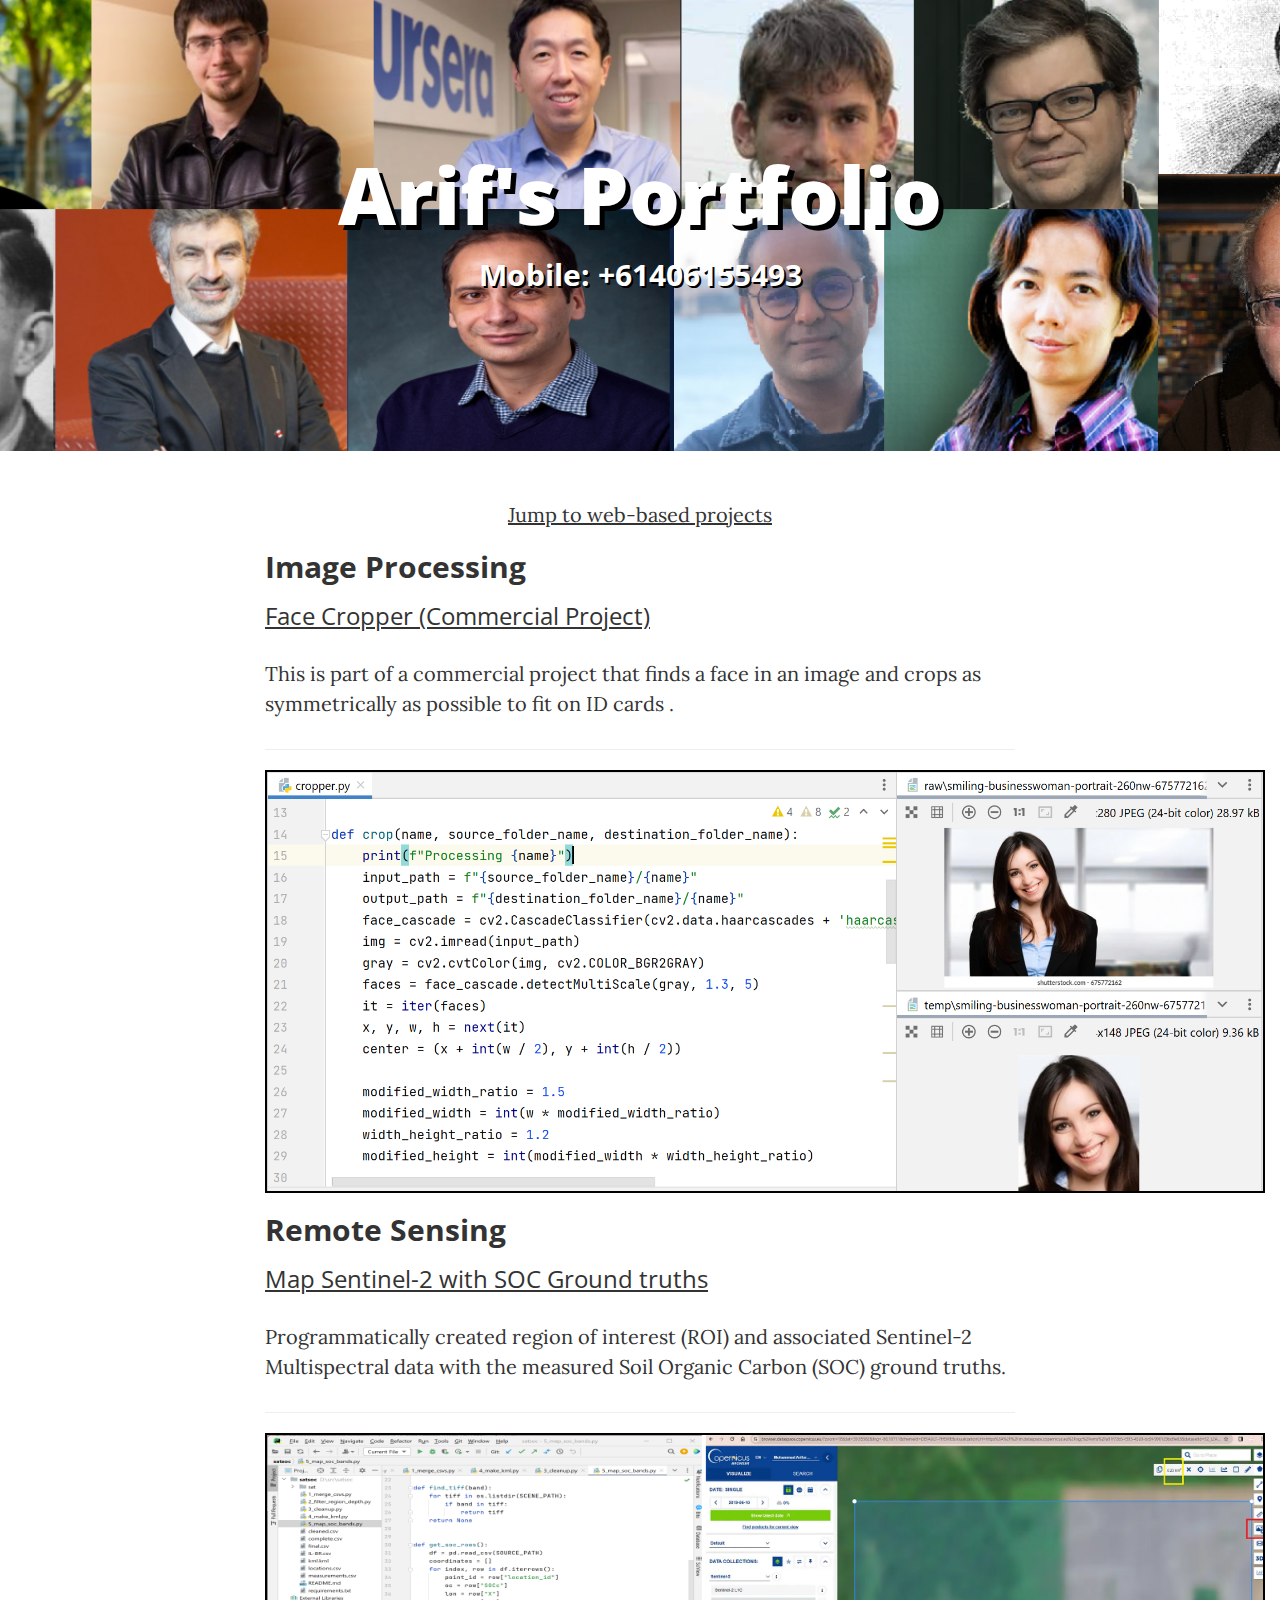
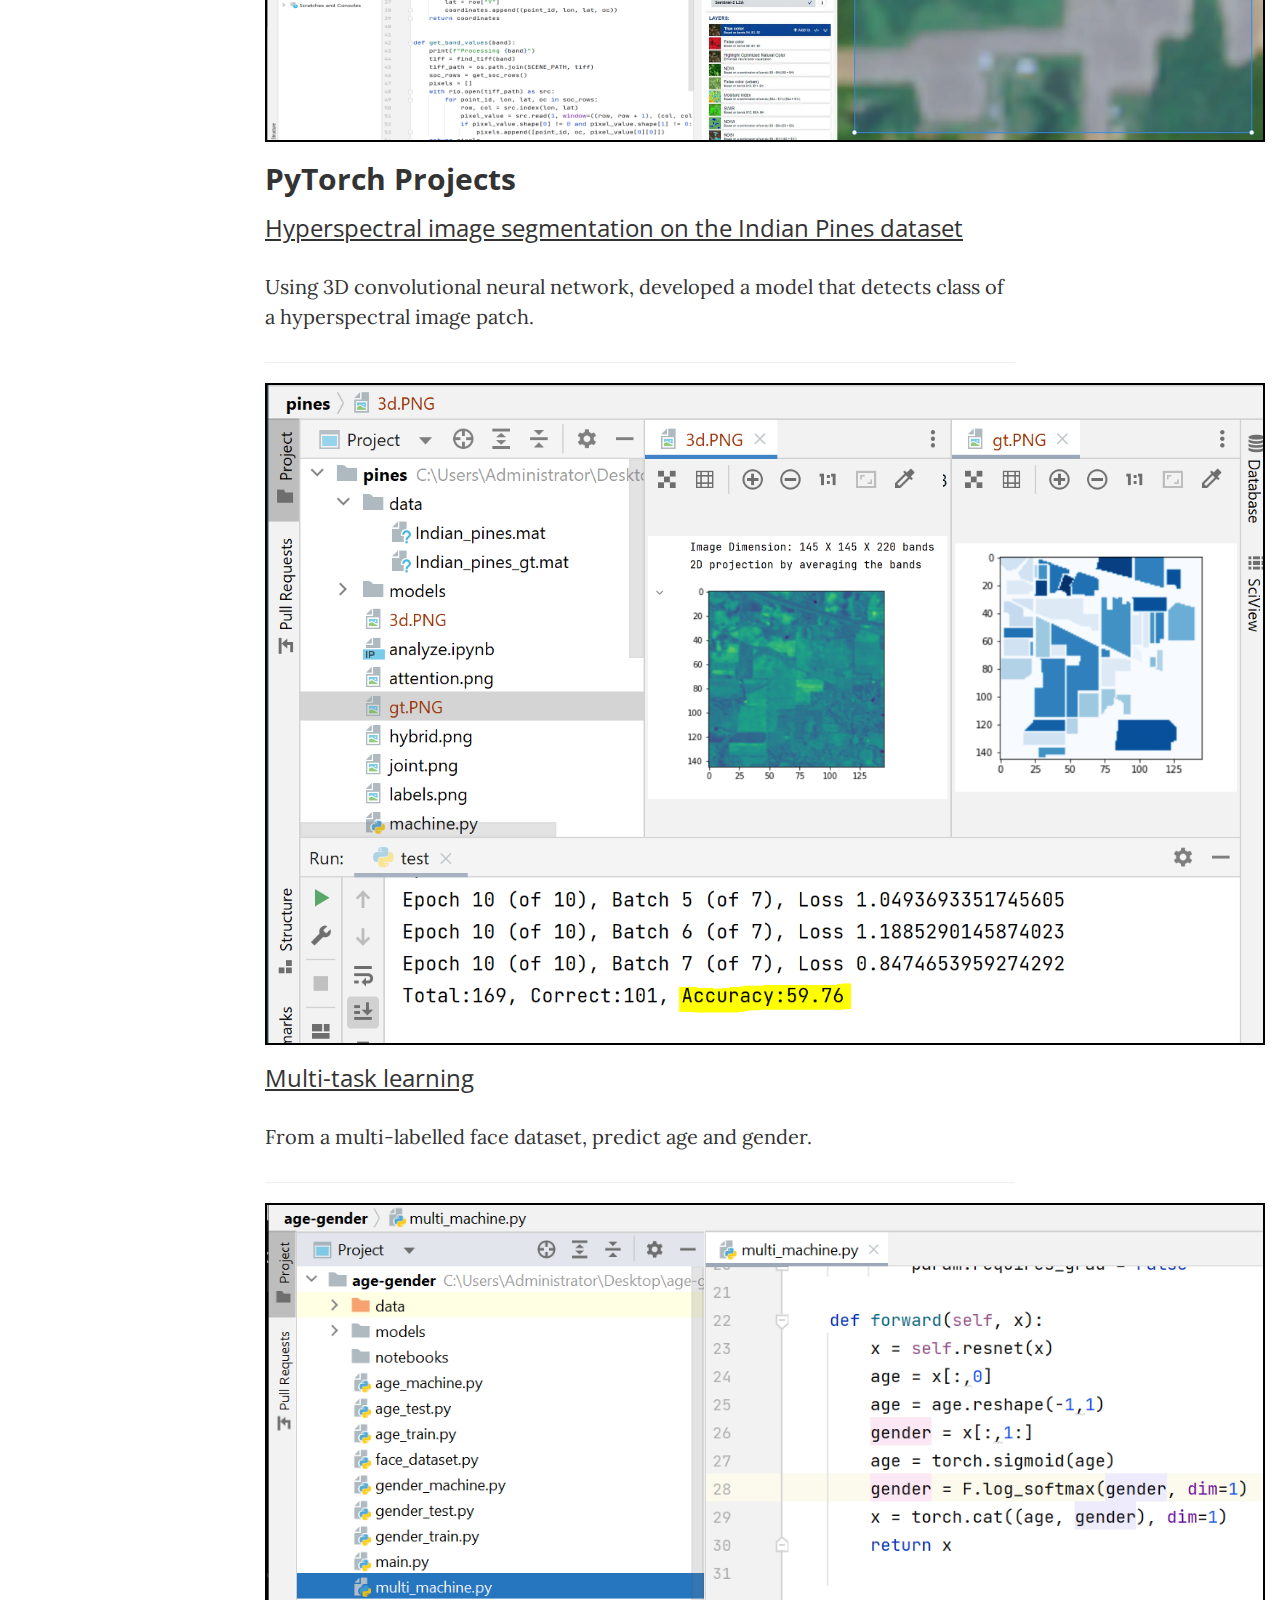
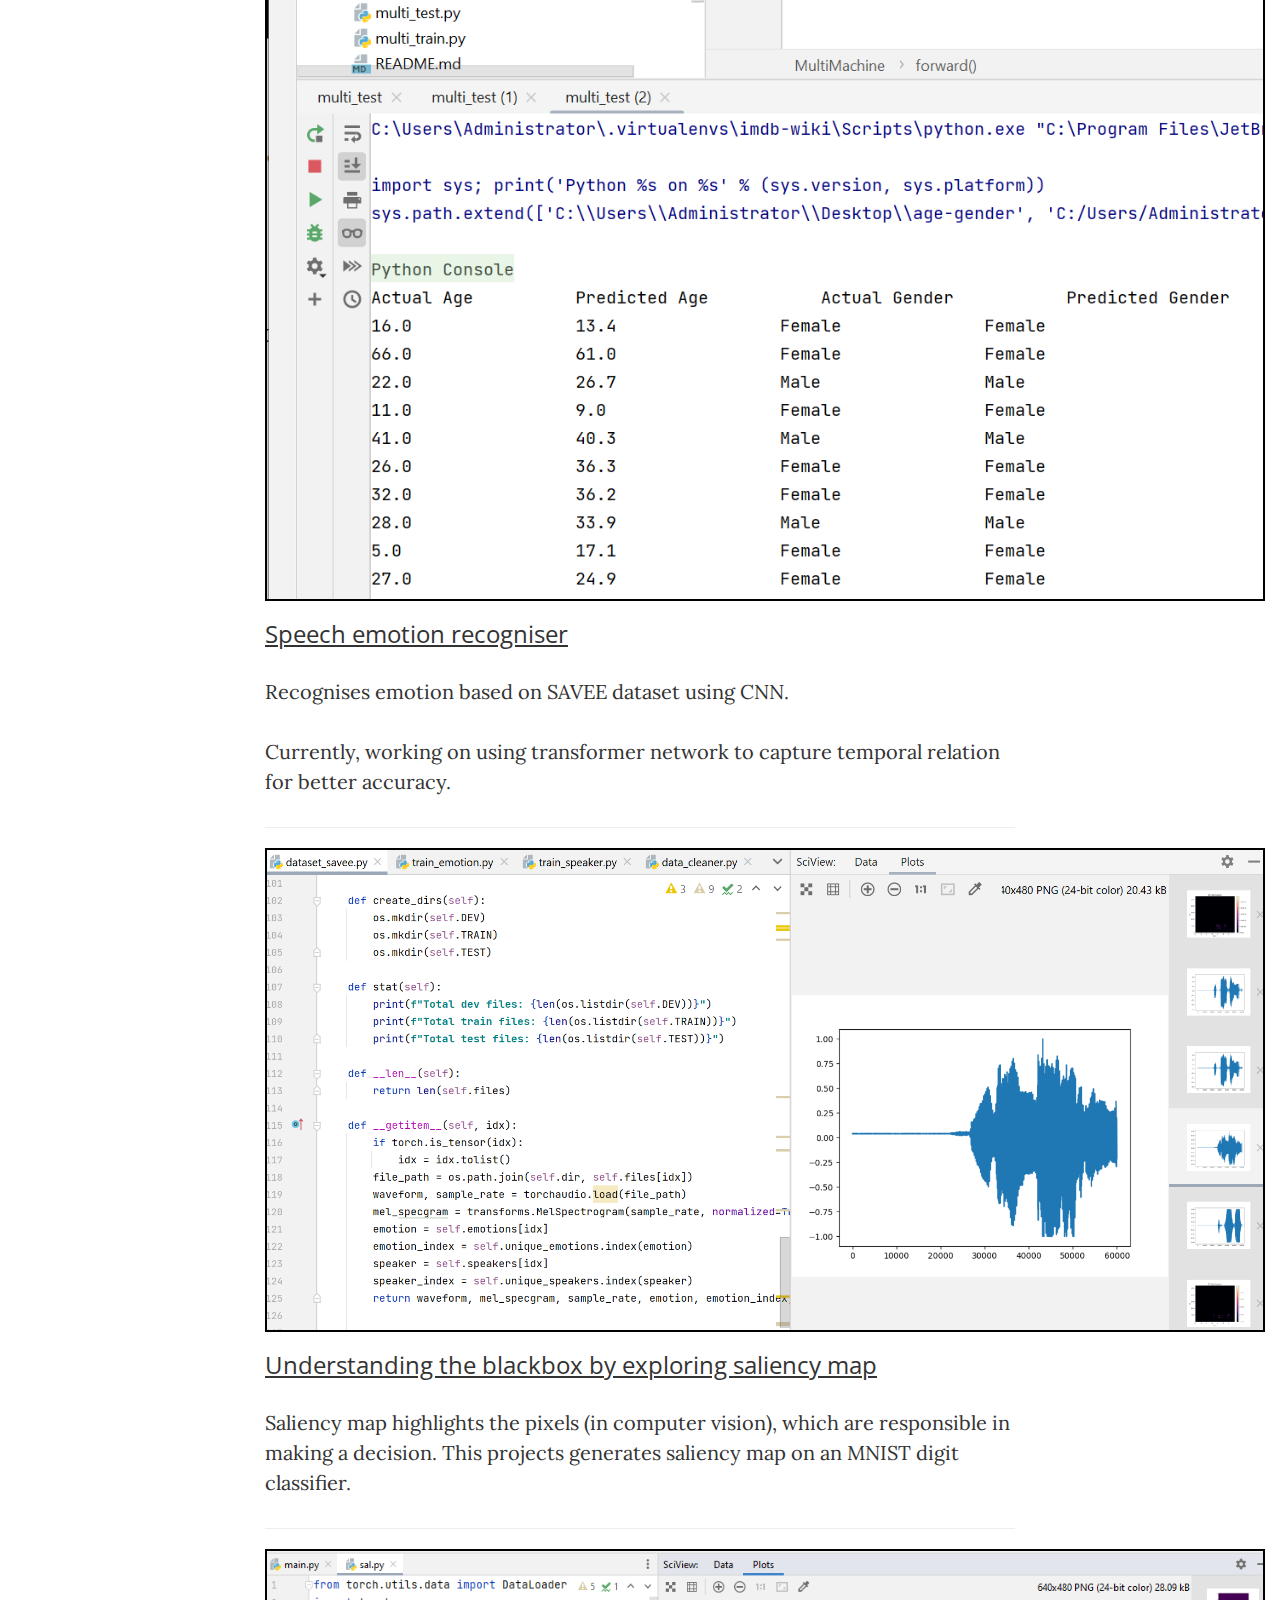
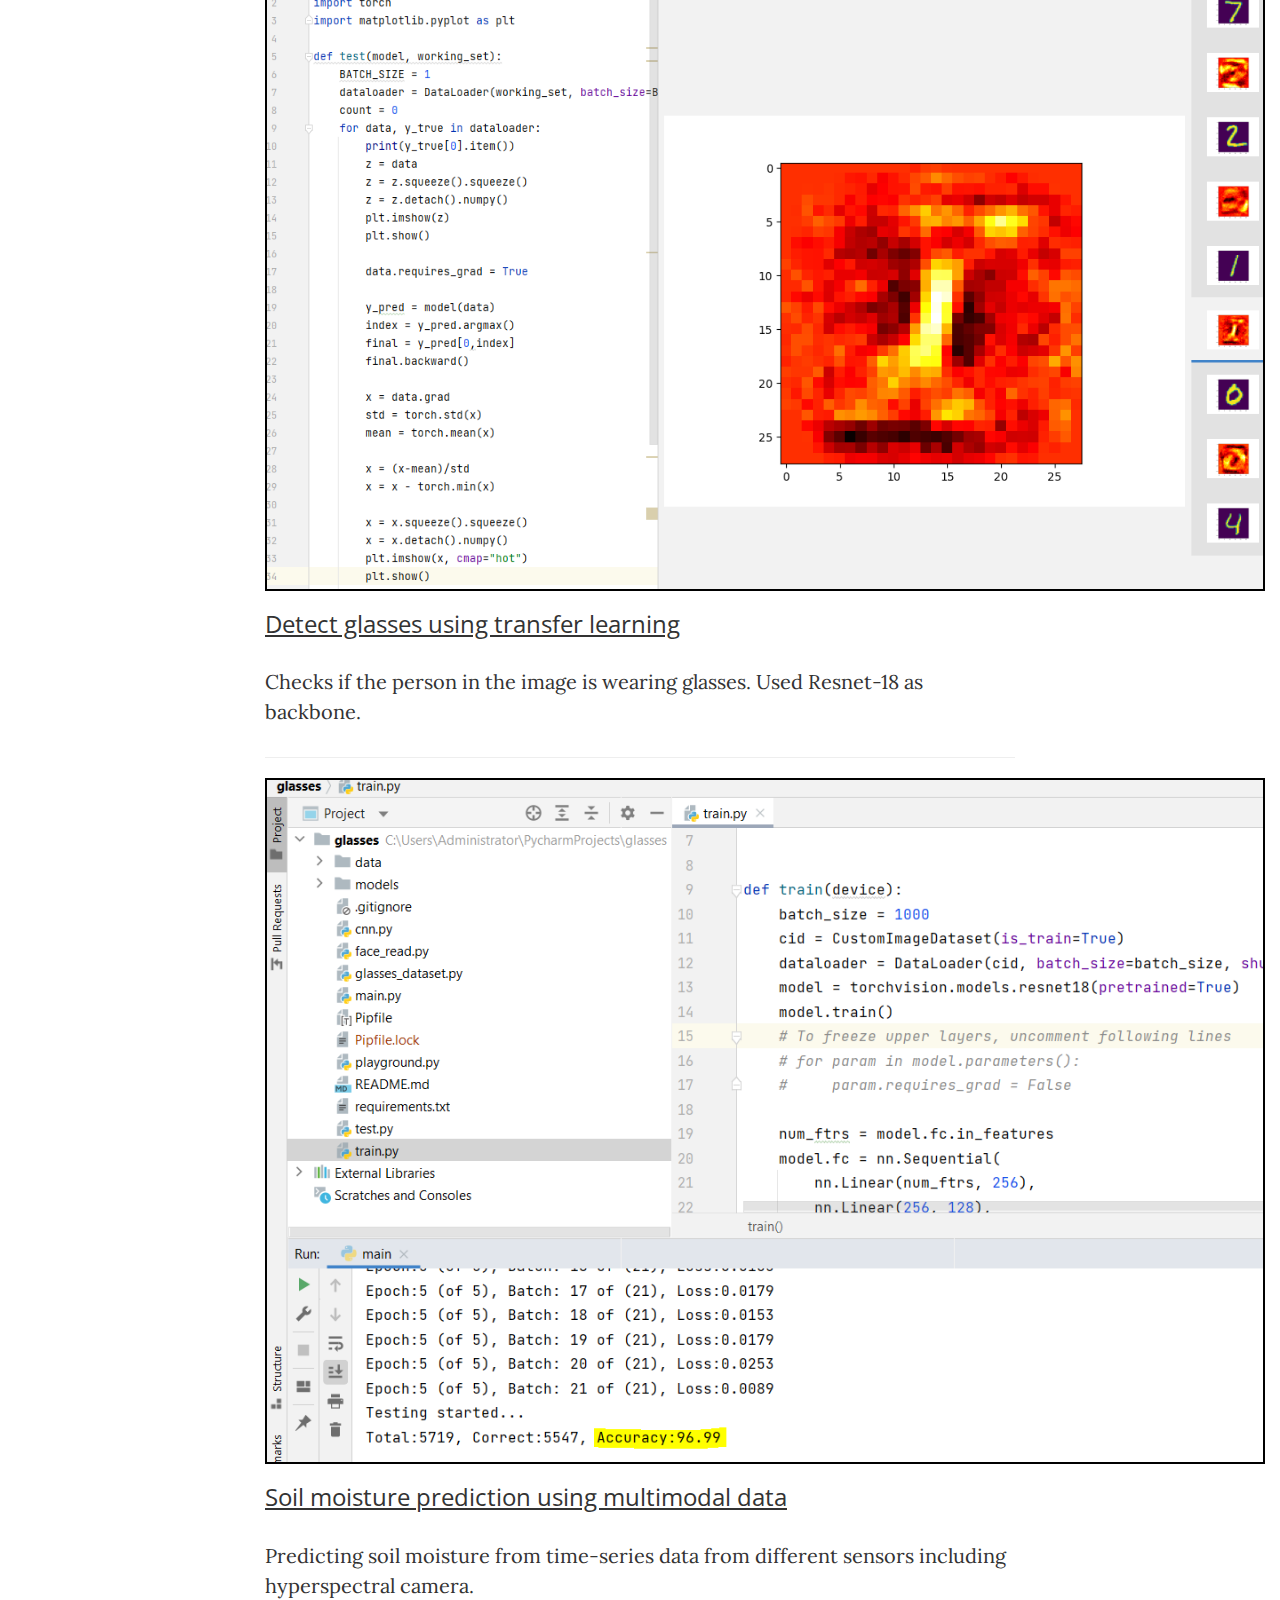
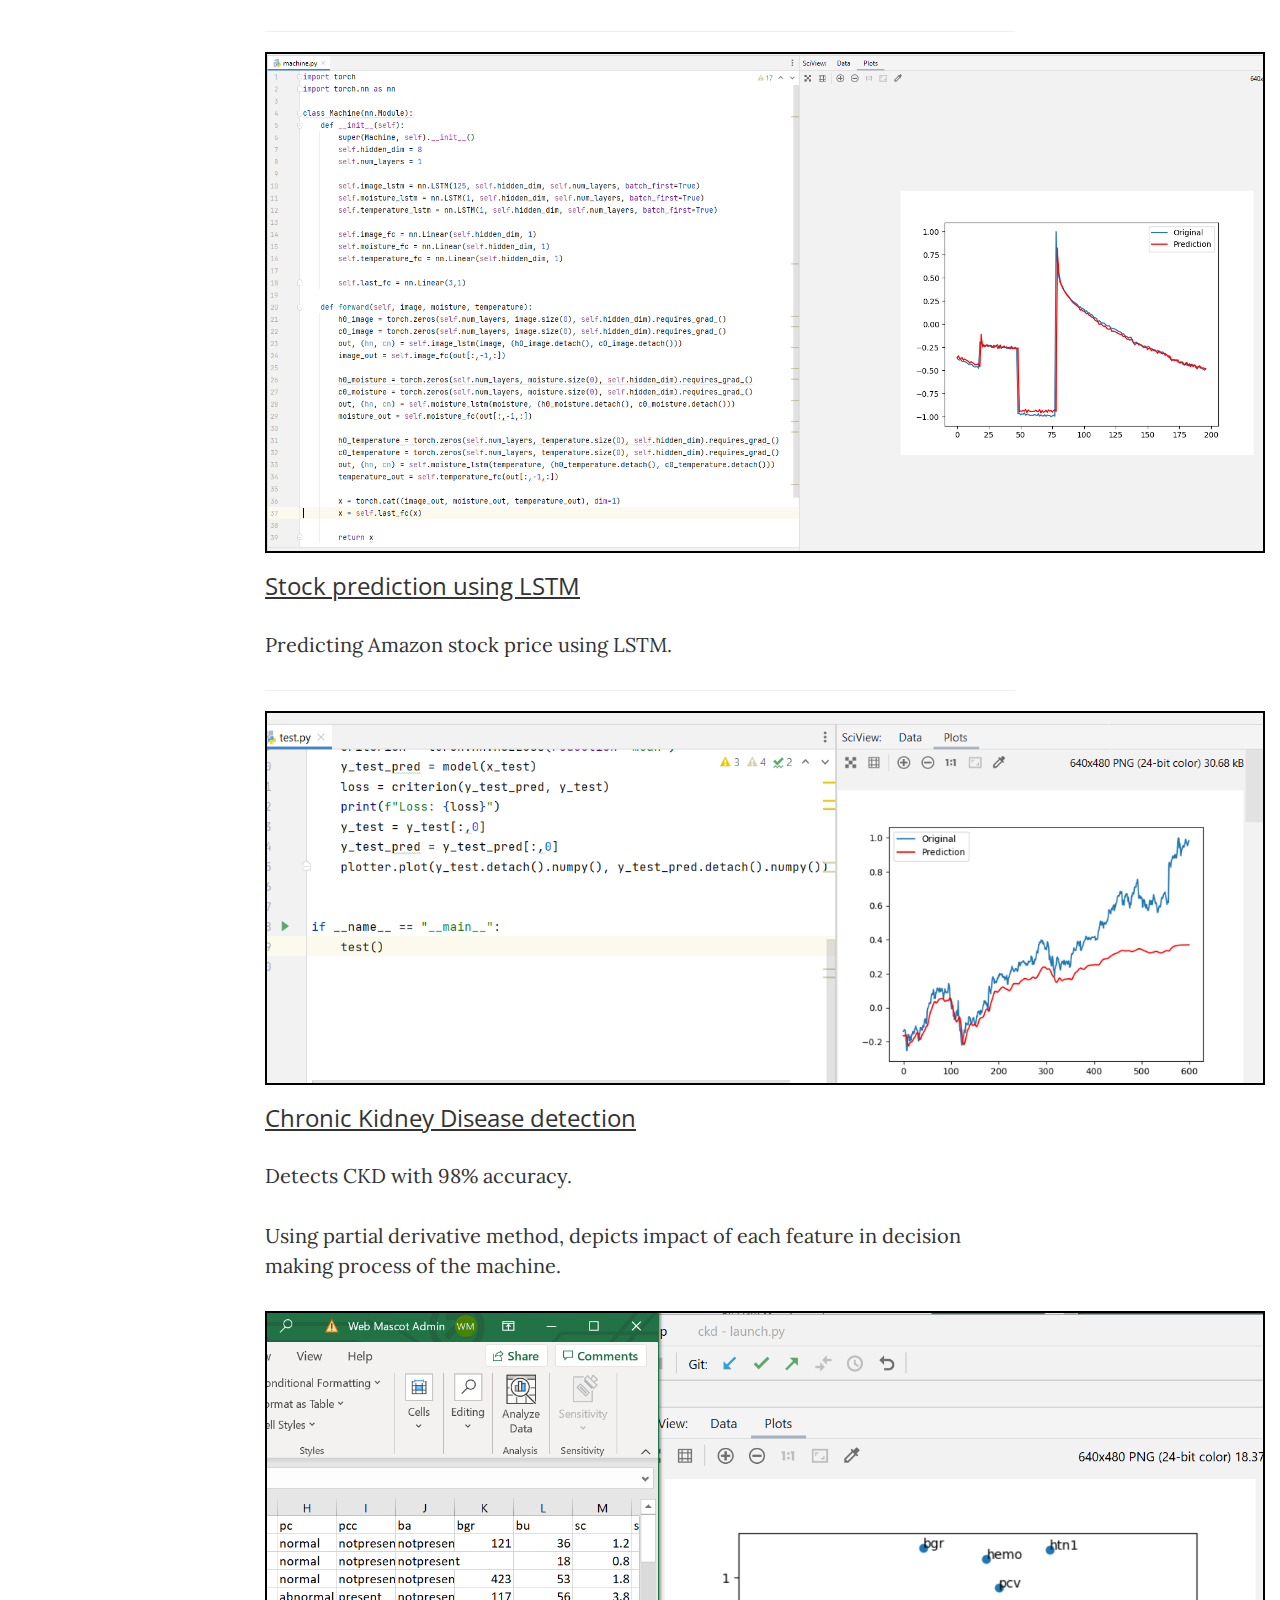
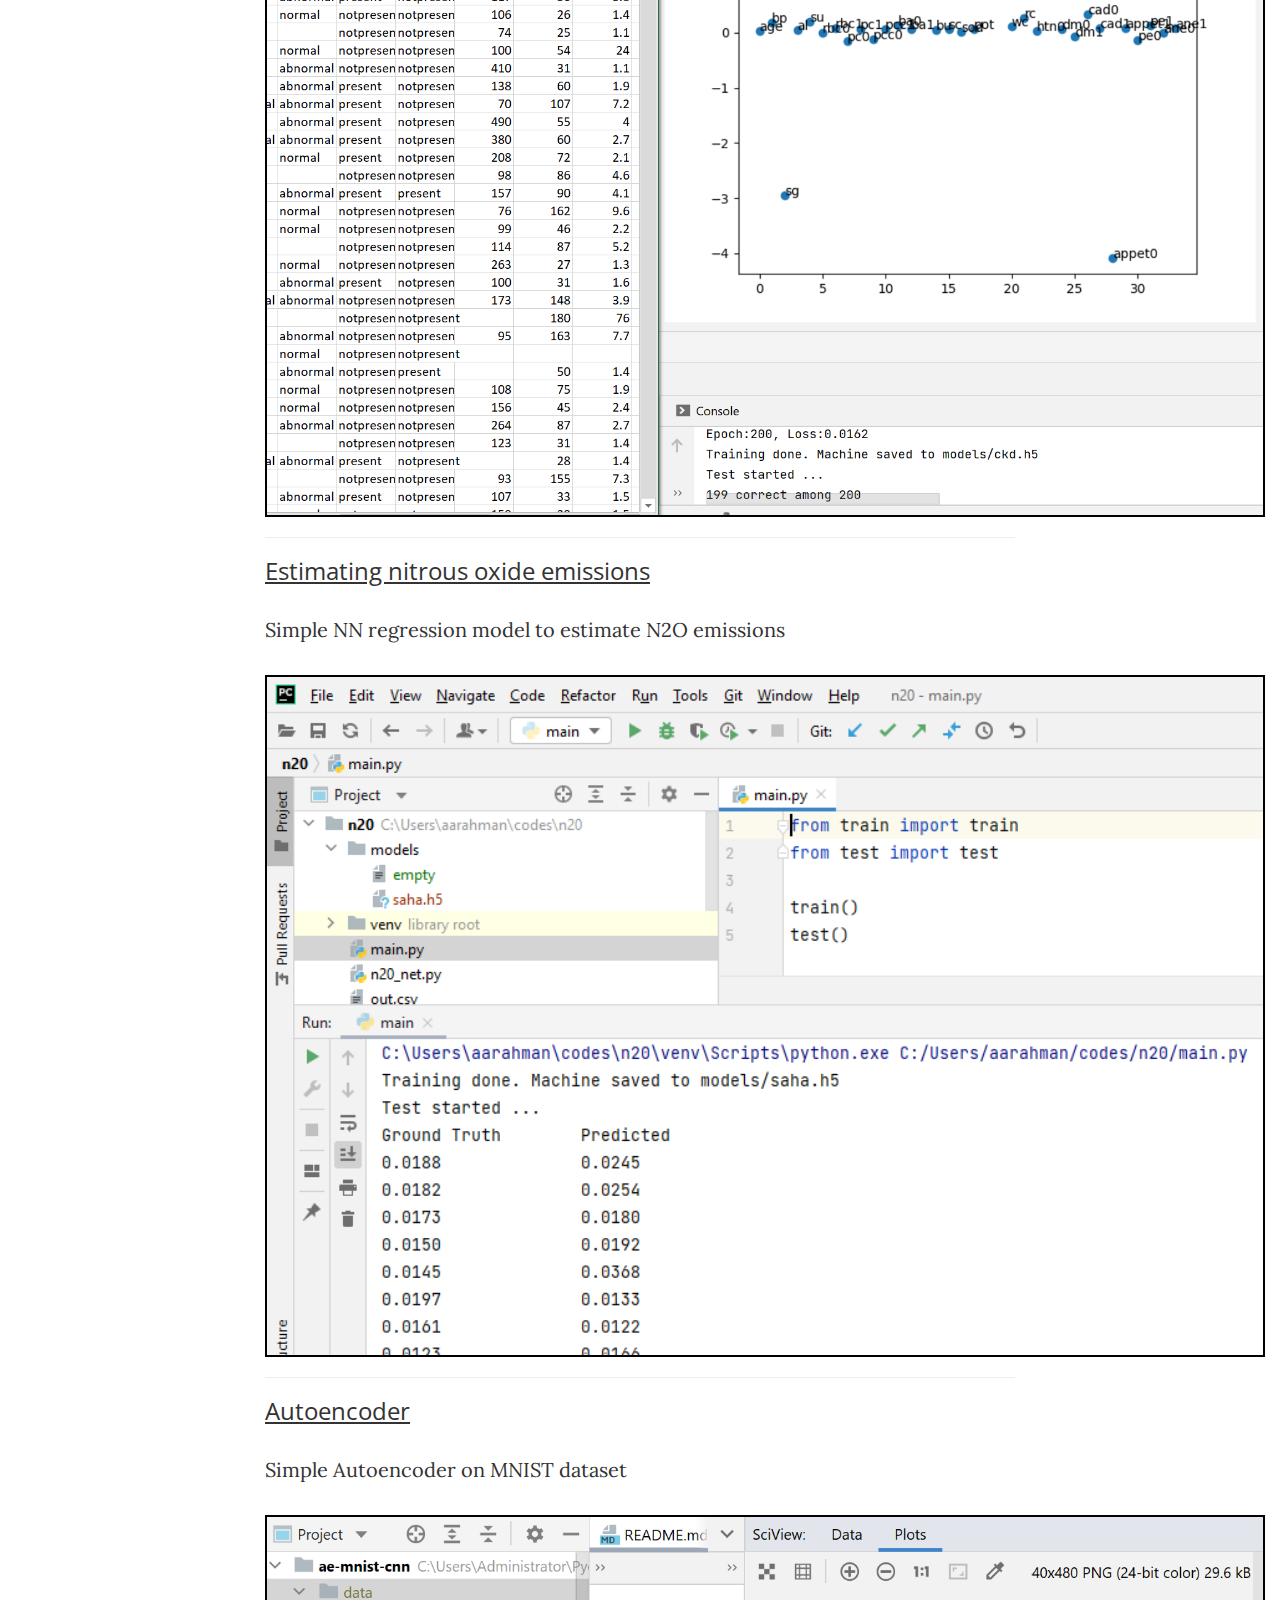
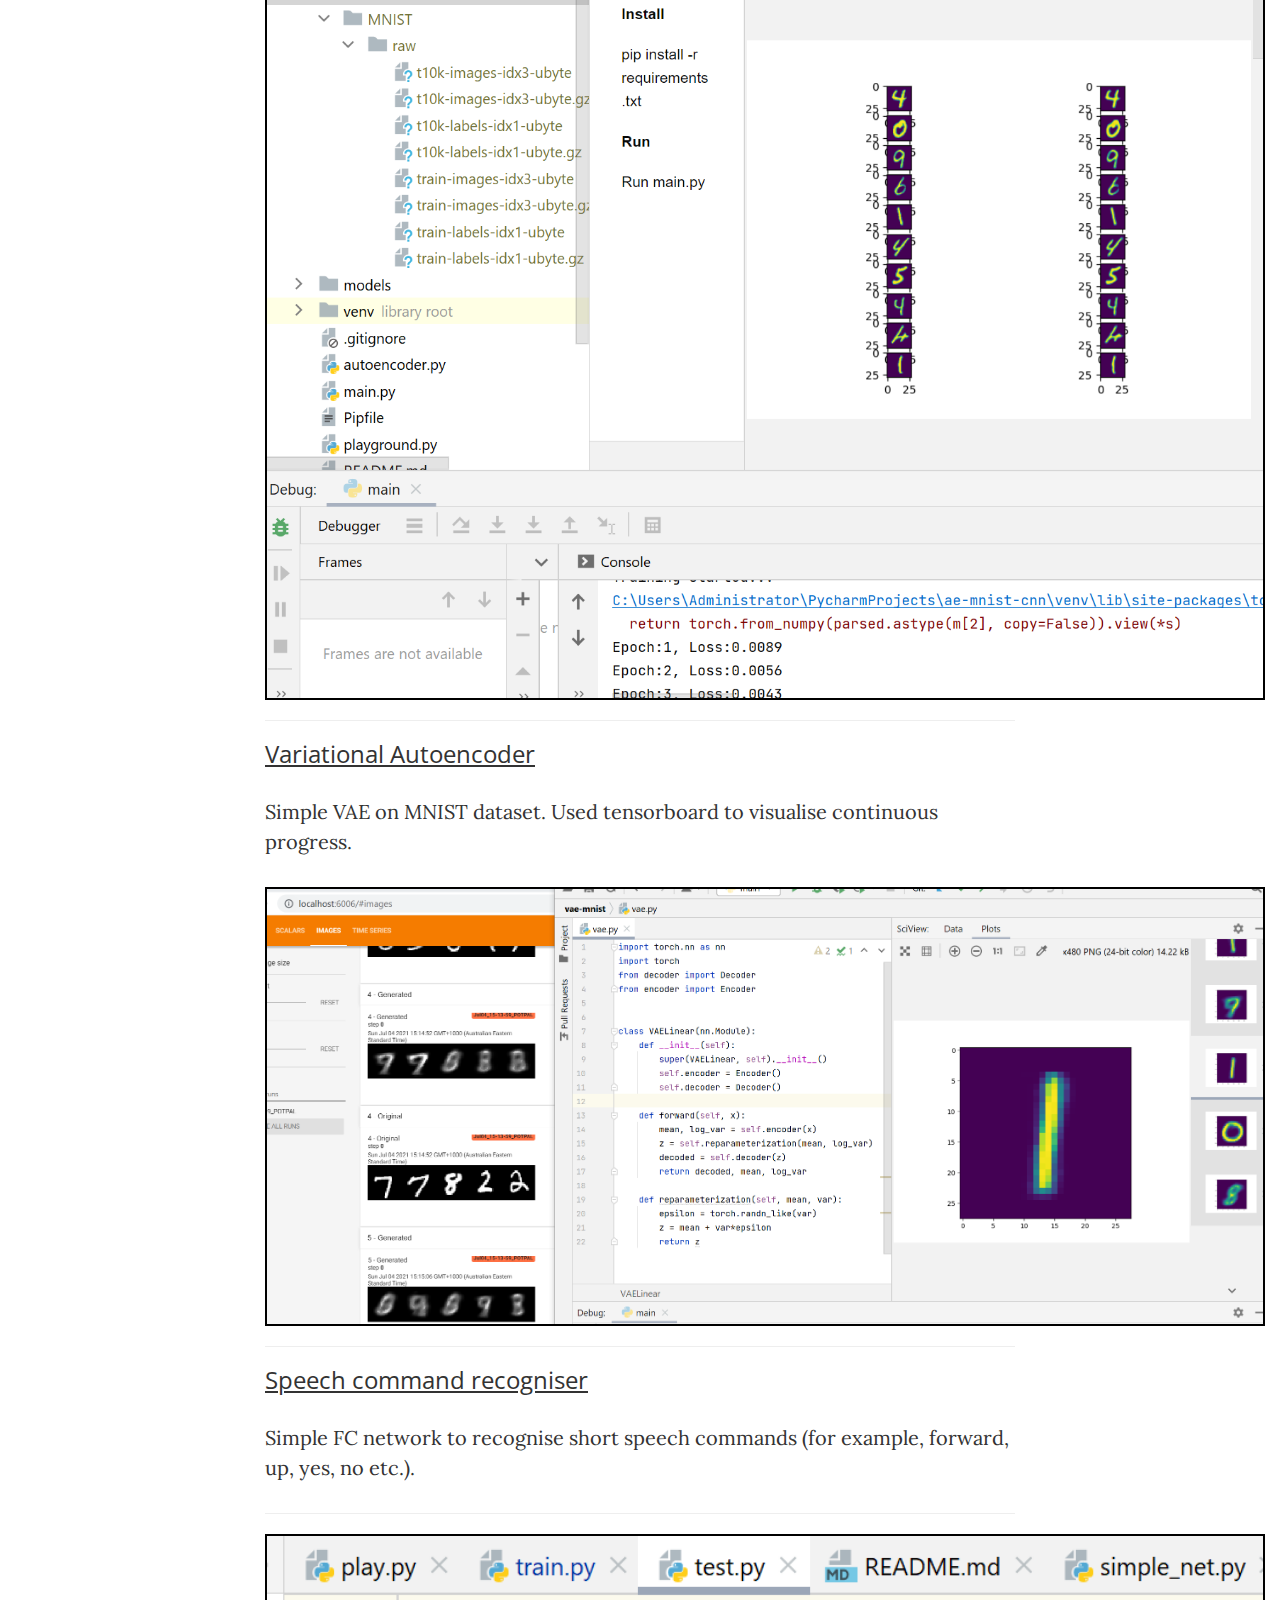
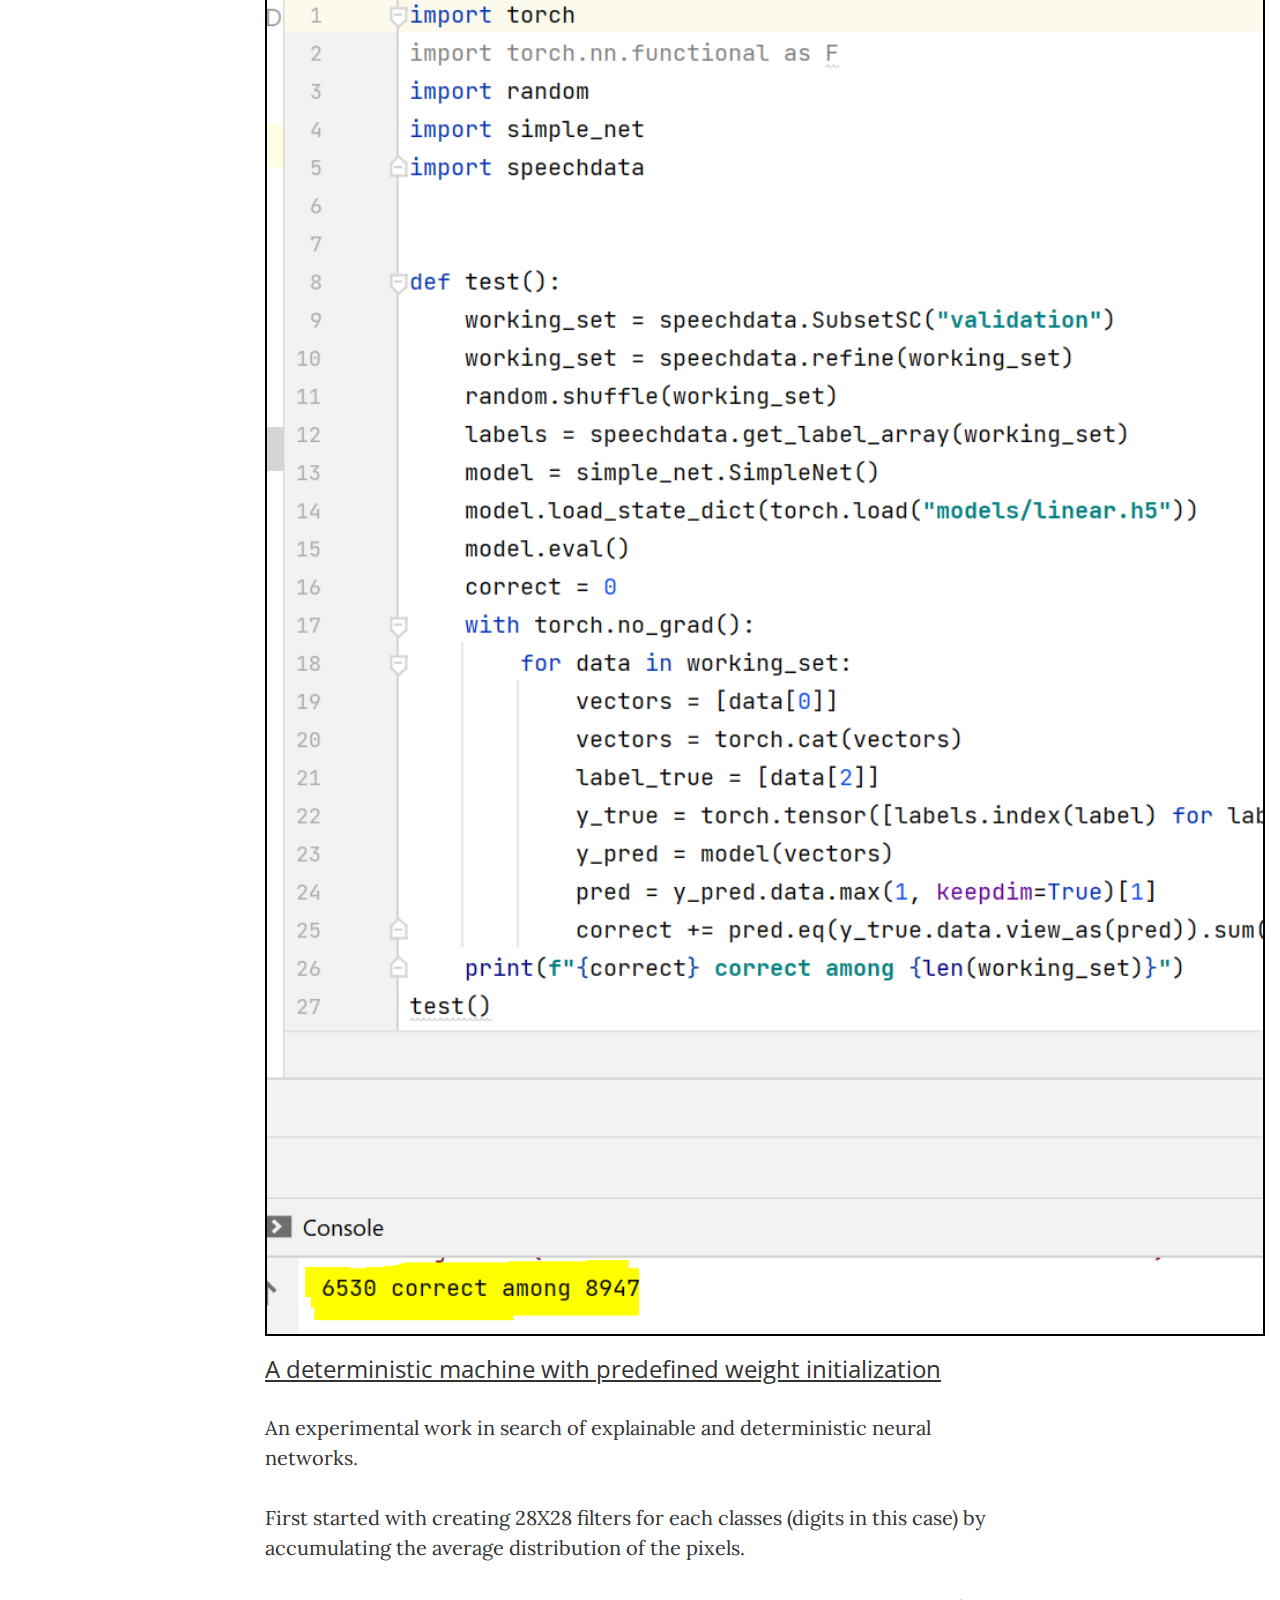
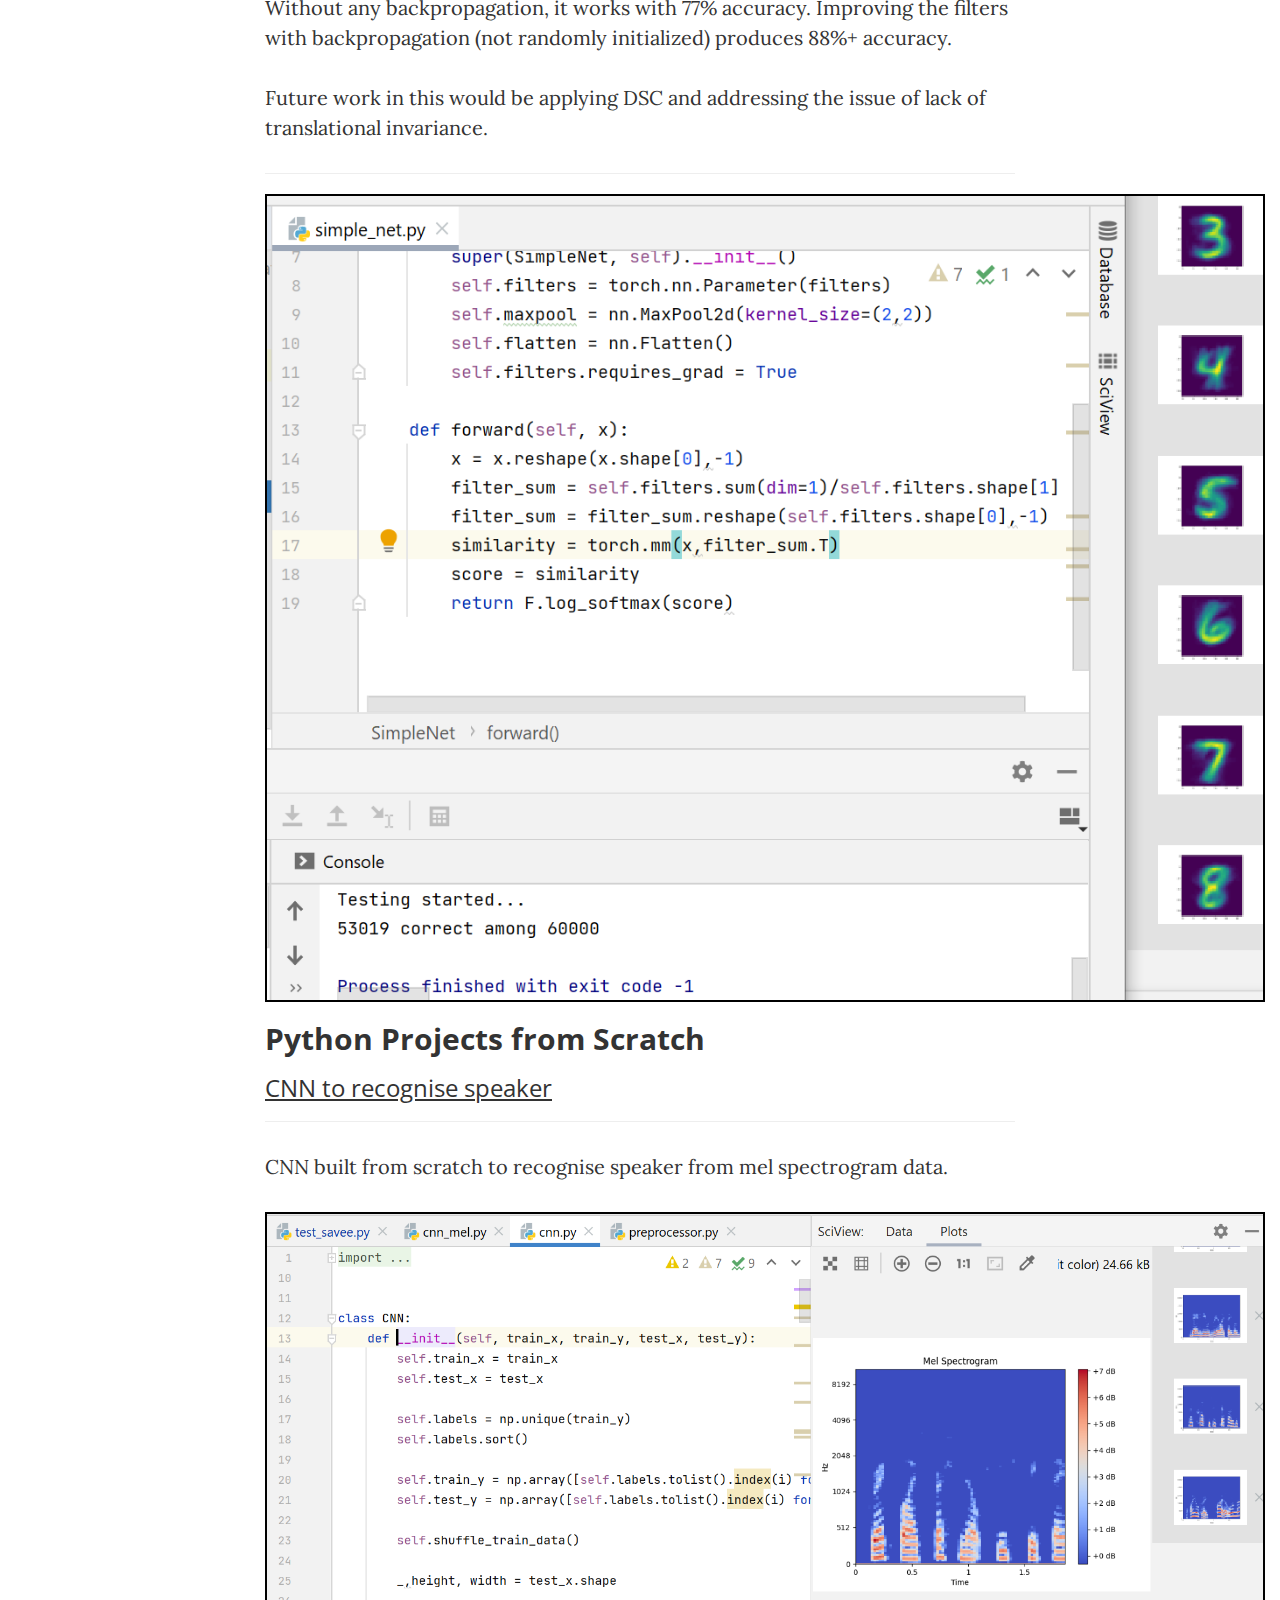
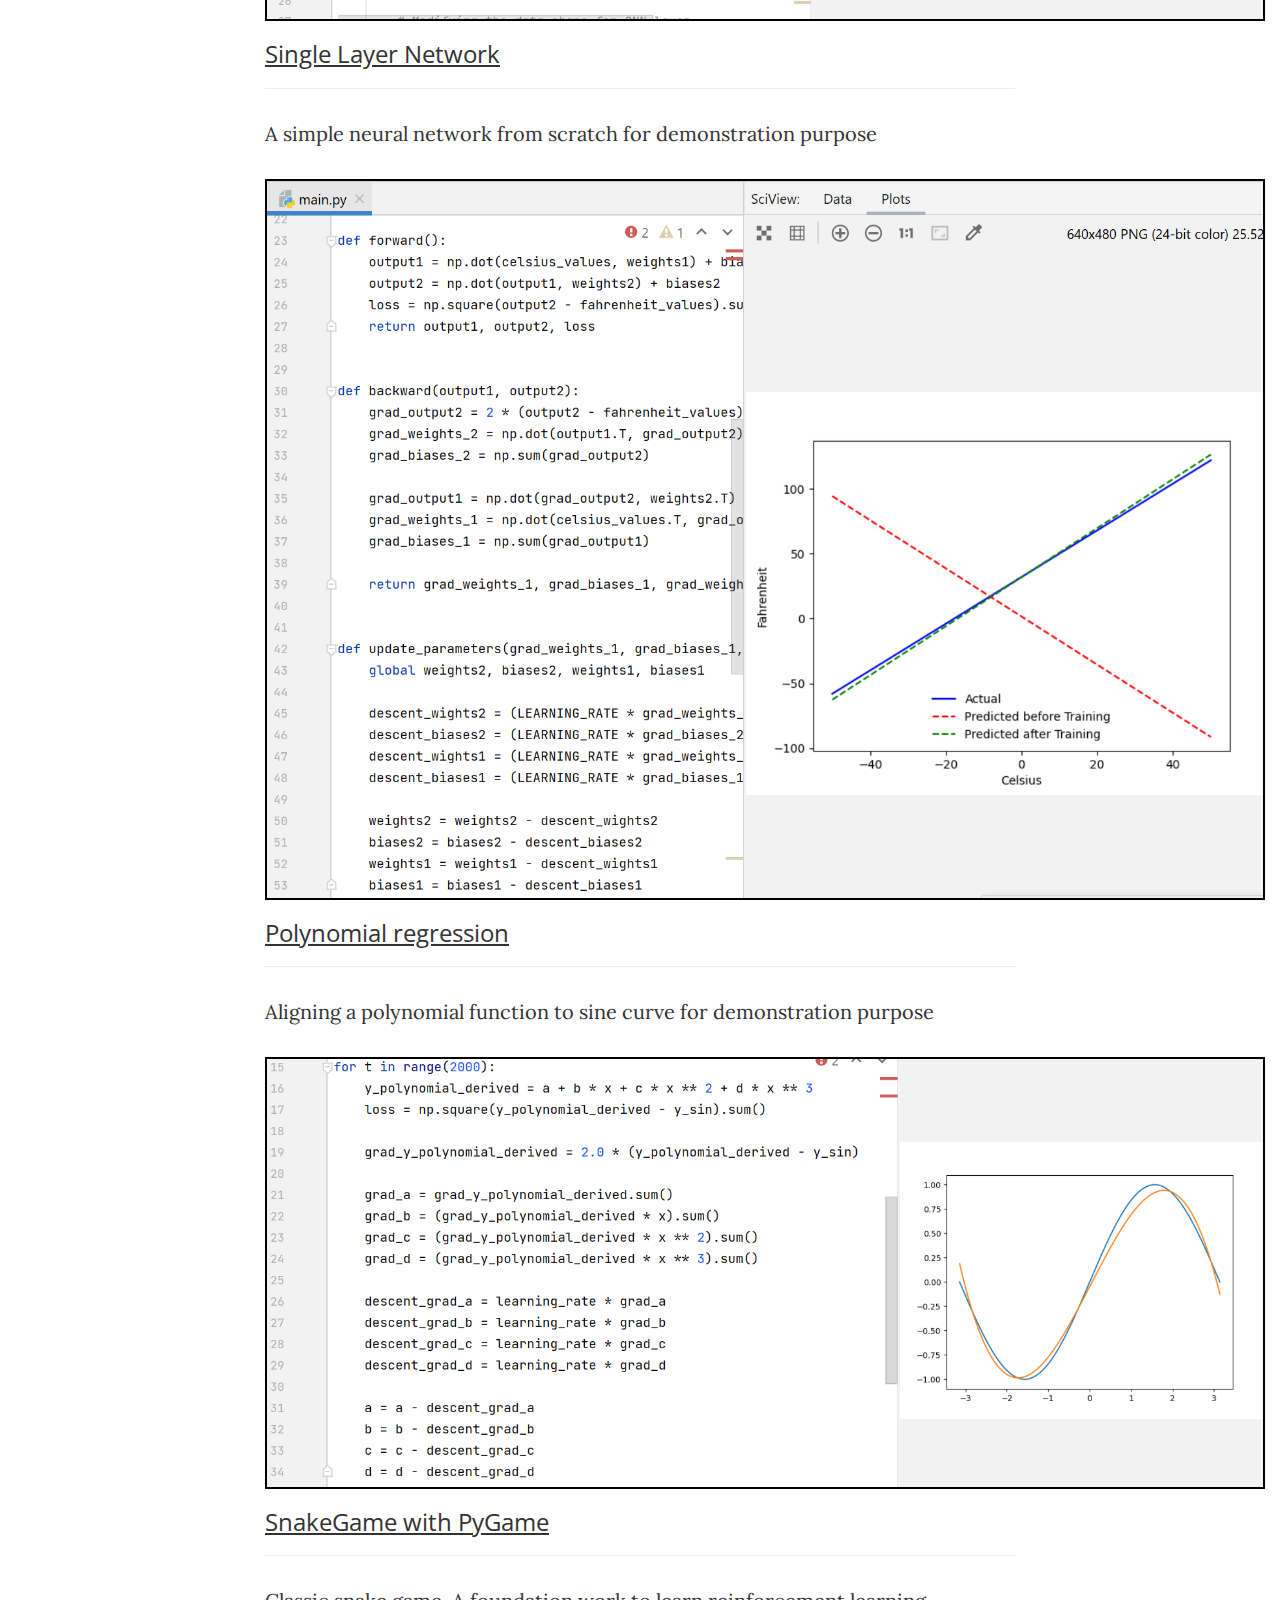
<file: index.html>
<!DOCTYPE html>
<html lang="en">

<head>

    <meta charset="utf-8">
    <meta http-equiv="X-UA-Compatible" content="IE=edge">
    <meta name="viewport" content="width=device-width, initial-scale=1">
    <meta name="description" content="">
    <meta name="author" content="">

    <title>Arif's Academic Portfolio</title>

    <!-- Bootstrap Core CSS -->
    <link href="vendor/bootstrap/css/bootstrap.min.css" rel="stylesheet">

    <!-- Theme CSS -->
    <link href="css/clean-blog.min.css" rel="stylesheet">
    <link href="css/style.css" rel="stylesheet">

    <!-- Custom Fonts -->
    <link href="vendor/font-awesome/css/font-awesome.min.css" rel="stylesheet" type="text/css">
    <link href='https://fonts.googleapis.com/css?family=Lora:400,700,400italic,700italic' rel='stylesheet' type='text/css'>
    <link href='https://fonts.googleapis.com/css?family=Open+Sans:300italic,400italic,600italic,700italic,800italic,400,300,600,700,800' rel='stylesheet' type='text/css'>
    <link rel="shortcut icon" type="image/jpg" href="favicon.ico"/>
    <!-- HTML5 Shim and Respond.js IE8 support of HTML5 elements and media queries -->
    <!-- WARNING: Respond.js doesn't work if you view the page via file:// -->
    <!--[if lt IE 9]>
        <script src="https://oss.maxcdn.com/libs/html5shiv/3.7.0/html5shiv.js"></script>
        <script src="https://oss.maxcdn.com/libs/respond.js/1.4.2/respond.min.js"></script>
    <![endif]-->

</head>

<body>

    <!-- Navigation -->
    <nav class="navbar navbar-default navbar-custom navbar-fixed-top">
        <div class="container-fluid">
            <!-- Brand and toggle get grouped for better mobile display -->
            <div class="navbar-header page-scroll">
                <button type="button" class="navbar-toggle" data-toggle="collapse" data-target="#bs-example-navbar-collapse-1">
                    <span class="sr-only">Toggle navigation</span>
                    Menu <i class="fa fa-bars"></i>
                </button>
                <a class="navbar-brand" href="index.html"></a>
            </div>

            <!-- Collect the nav links, forms, and other content for toggling -->
            <div class="collapse navbar-collapse" id="bs-example-navbar-collapse-1">
                <!--
                <ul class="nav navbar-nav navbar-right">
                    <li>
                        <a href="index.html">Home</a>
                    </li>
                    <li>
                        <a href="about.html">About</a>
                    </li>
                    <li>
                        <a href="post.html">Sample Post</a>
                    </li>
                    <li>
                        <a href="contact.html">Contact</a>
                    </li>
                </ul>
                -->
            </div>
            <!-- /.navbar-collapse -->
        </div>
        <!-- /.container -->
    </nav>

    <!-- Page Header -->
    <!-- Set your background image for this header on the line below. -->
    <header class="intro-header" style="background-image: url('img/heroes.png')">
        <div class="container">
            <div class="row">
                <div class="col-lg-8 col-lg-offset-2 col-md-10 col-md-offset-1">
                    <div class="site-heading">
                        <h1>Arif's Portfolio</h1>
                        <h2 class="contact">Mobile: +61406155493</h2>
                        <!--
                        <span class="subheading">Did you know GAN was invented in a bar?</span>
                        -->
                    </div>
                </div>
            </div>
        </div>
    </header>

    <!-- Main Content -->
    <div class="container">
        <div class="row">
            <div class="col-lg-8 col-lg-offset-2 col-md-10 col-md-offset-1">
                <div class="post-preview">
                    <div style="text-align: center" ><a href="#prof" class="btn-default" >Jump to web-based projects</a></div>
                </div>
                <div class="post-preview">
                    <h2 class="post-title">
                        Image Processing
                    </h2>
                    <a href="https://github.com/arf-themascoteers/cropper">
                        <h3>
                            Face Cropper (Commercial Project)
                        </h3>
                    </a>
                    <p>
                        This is part of a commercial project that finds a face in an image and crops as symmetrically as possible to fit on ID cards .
                    </p>
                    <hr>
                    <div>
                        <a href="img/crop.png">
                            <img src="img/crop.png" width="1000px" style="border: 2px solid #000" />
                        </a>
                    </div>
                </div>

                <div class="post-preview">
                    <h2 class="post-title">
                        Remote Sensing
                    </h2>
                    <a href="https://github.com/arf-themascoteers/satsoc" id="satsoc">
                        <h3>
                            Map Sentinel-2 with SOC Ground truths
                        </h3>
                    </a>
                    <p>
                        Programmatically created region of interest (ROI) and associated Sentinel-2 Multispectral data with the measured Soil Organic Carbon (SOC) ground truths.
                    </p>
                    <hr>
                    <div>
                        <a href="img/satsoc.png">
                            <img src="img/satsoc.png" width="1000px" style="border: 2px solid #000" />
                        </a>
                    </div>
                </div>


                <div class="post-preview">
                    <h2 class="post-title">
                        PyTorch Projects
                    </h2>
                    <a href="https://github.com/arf-themascoteers/hsi_class">
                        <h3 id = 'pines'>
                            Hyperspectral image segmentation on the Indian Pines dataset
                        </h3>
                    </a>
                    <p>
                        Using 3D convolutional neural network, developed a model that detects class of a hyperspectral image patch.
                    </p>
                    <hr>
                    <div>
                        <a href="img/pines.png">
                            <img src="img/pines.png" width="1000px" style="border: 2px solid #000" />
                        </a>
                    </div>
                    <a href="https://github.com/arf-themascoteers/age-gender">
                        <h3 id = 'age-gender'>
                            Multi-task learning
                        </h3>
                    </a>
                    <p>
                        From a multi-labelled face dataset, predict age and gender.
                    </p>
                    <hr>
                    <div>
                        <a href="img/multi.png">
                            <img src="img/multi.png" width="1000px" style="border: 2px solid #000" />
                        </a>
                    </div>
                    <a href="https://github.com/arf-themascoteers/ptem">
                        <h3>
                            Speech emotion recogniser
                        </h3>
                    </a>
                    <p>
                        Recognises emotion based on SAVEE dataset using CNN.
                    </p>
                    <p>
                        Currently, working on using transformer network to capture temporal relation for better accuracy.
                    </p>
                    <hr>
                    <div>
                        <a href="img/audio.png">
                            <img src="img/audio.png" width="1000px" style="border: 2px solid #000" />
                        </a>
                    </div>
                    <a href="https://github.com/arf-themascoteers/pt-mnist-sal">
                        <h3>
                            Understanding the blackbox by exploring saliency map
                        </h3>
                    </a>
                    <p>
                        Saliency map highlights the pixels (in computer vision), which are responsible in making a decision. This projects generates saliency map on an MNIST digit classifier.
                    </p>
                    <hr>
                    <div>
                        <a href="img/sal.png">
                            <img src="img/sal.png" width="1000px" style="border: 2px solid #000" />
                        </a>
                    </div>
                    <a href="https://github.com/arf-themascoteers/glasses">
                        <h3>
                            Detect glasses using transfer learning
                        </h3>
                    </a>
                    <p>
                        Checks if the person in the image is wearing glasses. Used Resnet-18 as backbone.
                    </p>
                    <hr>
                    <div>
                        <a href="img/glasses.png">
                            <img src="img/glasses.png" width="1000px" style="border: 2px solid #000" />
                        </a>
                    </div>
                    <a href="https://github.com/arf-themascoteers/moisture">
                        <h3>
                            Soil moisture prediction using multimodal data
                        </h3>
                    </a>
                    <p>
                        Predicting soil moisture from time-series data from different sensors including hyperspectral camera.
                    </p>
                    <hr>
                    <div>
                        <a href="img/soil.png">
                            <img src="img/soil.png" width="1000px" style="border: 2px solid #000" />
                        </a>
                    </div>
                    <a href="https://github.com/arf-themascoteers/stock">
                        <h3 id="stock">
                            Stock prediction using LSTM
                        </h3>
                    </a>
                    <p>
                        Predicting Amazon stock price using LSTM.
                    </p>
                    <hr>
                    <div>
                        <a href="img/stock.png">
                            <img src="img/stock.png" width="1000px" style="border: 2px solid #000" />
                        </a>
                    </div>
                    <a href="https://github.com/arf-themascoteers/ckd">
                        <h3>
                            Chronic Kidney Disease detection
                        </h3>
                    </a>
                    <p>
                        Detects CKD with 98% accuracy.
                    </p>
                    <p>
                        Using partial derivative method, depicts impact of each feature in decision making process of the machine.
                    </p>
                    <div>
                        <a href="img/ckd.png">
                            <img src="img/ckd.png" width="1000px" style="border: 2px solid #000" />
                        </a>
                    </div>
                    <hr>
                    <a href="https://github.com/arf-themascoteers/n20">
                        <h3>
                            Estimating nitrous oxide emissions
                        </h3>
                    </a>
                    <p>
                        Simple NN regression model to estimate N2O emissions
                    </p>
                    <div>
                        <a href="img/n20.png">
                            <img src="img/n20.png" width="1000px" style="border: 2px solid #000" />
                        </a>
                    </div>
                    <hr>
                    <a href="https://github.com/arf-themascoteers/ae-mnist-cnn">
                        <h3>
                            Autoencoder
                        </h3>
                    </a>
                    <p>
                        Simple Autoencoder on MNIST dataset
                    </p>
                    <div>
                        <a href="img/ae.png">
                            <img src="img/ae.png" width="1000px" style="border: 2px solid #000" />
                        </a>
                    </div>
                    <hr>
                    <a href="https://github.com/arf-themascoteers/vae-mnist">
                        <h3>
                            Variational Autoencoder
                        </h3>
                    </a>
                    <p>
                        Simple VAE on MNIST dataset. Used tensorboard to visualise continuous progress.
                    </p>
                    <div>
                        <a href="img/vae2.png">
                            <img src="img/vae2.png" width="1000px" style="border: 2px solid #000" />
                        </a>
                    </div>
                    <hr>
                    <a href="https://github.com/arf-themascoteers/speech-command-pytorch">
                        <h3>
                            Speech command recogniser
                        </h3>
                    </a>
                    <p>
                        Simple FC network to recognise short speech commands (for example, forward, up, yes, no etc.).
                    </p>
                    <hr>
                    <div>
                        <a href="img/command.png">
                            <img src="img/command.png" width="1000px" style="border: 2px solid #000" />
                        </a>
                    </div>
                    <a href="https://github.com/arf-themascoteers/pt-mnist-exp">
                        <h3>
                            A deterministic machine with predefined weight initialization
                        </h3>
                    </a>
                    <p>
                        An experimental work in search of explainable and deterministic neural networks.
                    </p>
                    <p>
                        First started with creating 28X28 filters for each classes (digits in this case) by accumulating the average distribution of the pixels.
                    </p>
                    <p>
                        Without any backpropagation, it works with 77% accuracy. Improving the filters with backpropagation (not randomly initialized) produces 88%+ accuracy.
                    </p>
                    <p>
                        Future work in this would be applying DSC and addressing the issue of lack of translational invariance.
                    </p>
                    <hr>
                    <div>
                        <a href="img/conv.png">
                            <img src="img/conv.png" width="1000px" style="border: 2px solid #000" />
                        </a>
                    </div>
                </div>
                <div class="post-preview">
                        <h2>
                            Python Projects from Scratch
                        </h2>
                        <a href="https://github.com/arf-themascoteers/cnn-speech">
                            <h3>
                                CNN to recognise speaker
                            </h3>
                        </a>
                        <hr>
                        <p>
                            CNN built from scratch to recognise speaker from mel spectrogram data.
                        </p>
                        <div>
                            <a href="img/audio2.png">
                                <img src="img/audio2.png" width="1000px" style="border: 2px solid #000" />
                            </a>
                        </div>
                        <a href="https://github.com/arf-themascoteers/c2f">
                            <h3>
                                Single Layer Network
                            </h3>
                        </a>
                        <hr>
                        <p>A simple neural network from scratch for demonstration purpose</p>
                        <div>
                            <a href="img/c2f.png">
                                <img src="img/c2f.png" width="1000px" style="border: 2px solid #000" />
                            </a>
                        </div>
                        <a href="https://github.com/arf-themascoteers/grad-desc">
                            <h3>
                                Polynomial regression
                            </h3>
                        </a>
                        <hr>
                        <p>Aligning a polynomial function to sine curve for demonstration purpose</p>
                        <div>
                            <a href="img/grad-desc.png">
                                <img src="img/grad-desc.png" width="1000px" style="border: 2px solid #000" />
                            </a>
                        </div>
                        <a href="https://github.com/arf-themascoteers/snake-block">
                            <h3>
                                SnakeGame with PyGame
                            </h3>
                        </a>
                        <hr>
                        <p>Classic snake game. A foundation work to learn reinforcement learning.</p>
                        <div>
                            <a href="img/snake.png">
                                <img src="img/snake.png" width="1000px" style="border: 2px solid #000" />
                            </a>
                        </div>
                        <a href="https://github.com/arf-themascoteers/gol-pygame">
                            <h3>
                                Conway's Game of Life with PyGame
                            </h3>
                        </a>
                        <p>Simulate Conway's Game of Life. Auto zoom-out when generations exceed borders.</p>
                        <hr>
                        <div>
                            <a href="img/gol.png">
                                <img src="img/gol.png" width="1000px" style="border: 2px solid #000" />
                            </a>
                        </div>
                </div>
                <div class="post-preview">
                    <h2 class="post-title">
                        Unity
                    </h2>
                    <a href="https://github.com/arf-themascoteers/col">
                        <h3>
                            Quad
                        </h3>
                    </a>
                    <p>Implementing <a href="https://www.youtube.com/watch?v=Q7DZgHA6798">Quad (Samuel Beckett)</a> by using dynamic mesh generation.
                    Here is a quick <a href="https://www.youtube.com/watch?v=CZ8wyYlgeC8">demo</a>.</p>
                    <hr>
                    <div>
                        <a href="img/quad.png">
                            <img src="img/quad.png" width="1000px" style="border: 2px solid #000" />
                        </a>
                    </div>
                </div>
                <div class="post-preview">
                        <h2 class="post-title">
                            Bioinformatics
                        </h2>
                        <a href="https://github.com/arf-themascoteers/rosalind">
                            <h3>
                                Rosalind Solution
                            </h3>
                        </a>
                        <p>An attempt to learn fundamental of genome sequencing to be able to apply machine learning.</p>
                        <hr>
                    <div>
                        <a href="img/rosalind.png">
                            <img src="img/rosalind.png" width="1000px" style="border: 2px solid #000" />
                        </a>
                    </div>
                </div>
                <div class="post-preview">
                    <h2 class="post-title">
                        Works in Progress
                    </h2>
                    <a href="https://github.com/arf-themascoteers/escape">
                        <h3>
                            AI - Escape game (Deep Q Learning)
                        </h3>
                    </a>
                    <p>In this game AI agent has to escape through the hole avoiding enemies.</p>
                    <p>Done: Basic gameplay</p>
                    <p>Remaining: AI Agent</p>
                    <hr>
                    <div>
                        <a href="img/escape.png">
                            <img src="img/escape.png" width="1000px" style="border: 2px solid #000" />
                        </a>
                    </div>
                    <a href="https://github.com/arf-themascoteers/escape" id="brats">
                        <h3>
                            3D Image segmentation using U-Net
                        </h3>
                    </a>
                    <p>Spotting tumor cells on brain using the BraTS dataset</p>
                    <p>Done so far: Processing nii files. Prerequisite knowledge - U-NET, 3D Convolution, DSC similarity etc. </p>
                    <hr>
                    <div>
                        <a href="img/brats.png">
                            <img src="img/brats.png" width="1000px" style="border: 2px solid #000" />
                        </a>
                    </div>
                    <a href="https://github.com/arf-themascoteers/escape">
                        <h3>
                            New faces using GAN
                        </h3>
                    </a>
                    <p>Using CelebA dataset, generating new faces.</p>
                    <p>Done so far: Initial codes and tensorboard setup for debug and diagnosis.</p>
                    <hr>
                    <div>
                        <a href="img/gan.png">
                            <img src="img/gan.png" width="1000px" style="border: 2px solid #000" />
                        </a>
                    </div>
                </div>
                <div class="post-preview">
                    <h2 class="post-title">
                        Articles
                    </h2>
                    <a href="https://noobest.medium.com/just-another-neural-network-from-scratch-on-python-simpler-cleaner-1083e3ce3b41">
                        <h3>
                            Just another Neural Network from scratch with mathematical intuition
                        </h3>
                    </a>
                    <hr>
                    <div>
                        <a href="img/a1.png">
                            <img src="img/a1.png" width="1000px" style="border: 2px solid #000" />
                        </a>
                    </div>
                    <a href="https://noobest.medium.com/feel-calculus-with-your-programming-sense-dddef4cdadc">
                        <h3>
                            Feel calculus with your programming sense
                        </h3>
                    </a>
                    <hr>
                    <div>
                        <a href="img/cal2.png">
                            <img src="img/cal2.png" width="1000px" style="border: 2px solid #000" />
                        </a>
                    </div>

                    <a href="https://www.webalive.com.au/normal-distribution-intuitive-introduction">
                        <h3>
                            Normal Distribution — an intuitive introduction without math (paid work)
                        </h3>
                    </a>
                    <hr>
                    <div>
                        <a href="img/normal.png">
                            <img src="img/normal.png" width="1000px" style="border: 2px solid #000" />
                        </a>
                    </div>
                    <a href="https://www.webalive.com.au/single-neuron-neural-network-on-python">
                        <h3>
                            Single Neuron Neural Network on Python — with mathematical intuition (paid work)
                        </h3>
                    </a>
                    <hr>
                    <div>
                        <a href="img/snn2.png">
                            <img src="img/snn2.png" width="1000px" style="border: 2px solid #000" />
                        </a>
                    </div>
                     <a href="https://noobest.medium.com/an-intuitive-explanation-of-how-meaningless-filters-in-cnn-takes-meaningful-shapes-9a284d911f27">
                        <h3>
                            An intuitive explanation of how meaningless filters in CNN take meaningful shapes
                        </h3>
                    </a>
                    <hr>
                    <div>
                        <a href="img/cnn3.png">
                            <img src="img/cnn3.png" width="1000px" style="border: 2px solid #000" />
                        </a>
                    </div>
                    <a href="https://www.webalive.com.au/learning-paths-to-deep-learning">
                        <h3>
                            One of the millions of learning paths to deep learning for programmers
                        </h3>
                    </a>
                    <hr>
                    <div>
                        <a href="img/millions.png">
                            <img src="img/millions.png" width="1000px" style="border: 2px solid #000" />
                        </a>
                    </div>
                </div>
                <hr>

                <div class="post-preview">
                    <h2 class="post-title" id="prof">
                        Professional Projects (2007-2020)
                    </h2>
                    <ul>
                        <li>Enterprise billing system comprising 10+ modules using <b>Grails, MySQL, jQuery</b>
                            (<a href="https://www.autobill.com/">autobill.com</a>)</li>
                        <li>A robust, and user-friendly CMS using <b>Grails, MySQL, jQuery</b>
                            (<a href="https://www.webcommander.com/">webcommander.com</a>)</li>
                        <li>Refurbished one of the pioneer CMS in Australia using <b>Java Swing, CakePHP</b>
                            (<a href="https://www.webconsole.co/">webconsole.co</a>)</li>
                        <li>Application deployment and management system using <b>Java, PHP, Python, Bash scripting</b></li>
                        <li>Payment processing service using <b>CakePHP and MySQL</b></li>
                        <li>Customized automated test suites and CI environment with <b>Grails and Selenium</b></li>
                        <li>A video processing system which takes a video of a graduation ceremony as input, and generates
                            short clips for each students based on the speeches in the video using
                            <b>Python and Laravel</b></li>
                        <li>Contributed to hypercasual mobile games using <b>Unity3D</b> (<a href="https://themascoteers.com/games">themascoteers.com/games</a>) </li>
                    </ul>
                </div>
                <hr>

                <div class="post-preview">
                    <h2 class="post-title" id="ug">
                        Projects Done During Undergraduate (2004-2007)
                    </h2>
                    <ul>
                        <li>Puzzle solver in <b>C</b> using graph searching algorithms</li>
                        <li>Parallel processing system using <b>Java RMI</b></li>
                        <li>Web-based expert quiz system using <b>CakePHP and MySQL</b></li>
                        <li>Complete English-Bengali dictionaly using <b>Java Swing</b> </li>
                        <li>Library management system using <b>.NET</b></li>
                        <li>Video club management system using <b>JSP, Servlet, jQuery</b></li>
                        <li>DOM-based XML parser using <b>Expat</b>, an event-based XML parser on C</li>
                        <li>File transfer system over the loal network using <b>socket programming on C</b></li>
                        <li>Drawing natural objects using <b>OpenGL on C</b></li>
                        <li>Console-based abstract strategy game using minimax algorithm on <b>C++</b></li>

                    </ul>
                </div>
                <hr>
                <ul class="pager">
                    <li class="next">
                        <a href="https://noobest.medium.com">All Articles &rarr;</a>
                    </li>
                    <li class="next">
                        <a href="https://github.com/arf-themascoteers?tab=repositories">All Codes &rarr;</a>
                    </li>
                </ul>
            </div>
        </div>
    </div>

    <hr>

    <!-- Footer -->
    <footer>
        <div class="container">
            <div class="row">
                <div class="col-lg-8 col-lg-offset-2 col-md-10 col-md-offset-1">
                    <ul class="list-inline text-center">

                        <li>
                            <a href="https://noobest.medium.com/">
                                <span class="fa-stack fa-lg">
                                    <i class="fa fa-circle fa-stack-2x"></i>
                                    <i class="fa fa-medium fa-stack-1x fa-inverse"></i>
                                </span>
                            </a>
                        </li>
                        <li>
                            <a href="https://www.linkedin.com/in/arif-bitmascot/">
                                <span class="fa-stack fa-lg">
                                    <i class="fa fa-circle fa-stack-2x"></i>
                                    <i class="fa fa-linkedin fa-stack-1x fa-inverse"></i>
                                </span>
                            </a>
                        </li>

                        <li>
                            <a href="https://www.facebook.com/arif.noobest">
                                <span class="fa-stack fa-lg">
                                    <i class="fa fa-circle fa-stack-2x"></i>
                                    <i class="fa fa-facebook fa-stack-1x fa-inverse"></i>
                                </span>
                            </a>
                        </li>
                        <li>
                            <a href="https://github.com/arf-themascoteers">
                                <span class="fa-stack fa-lg">
                                    <i class="fa fa-circle fa-stack-2x"></i>
                                    <i class="fa fa-github fa-stack-1x fa-inverse"></i>
                                </span>
                            </a>
                        </li>
                        <li>
                            <a href="tel:+61406155493">
                                <span class="fa-stack fa-lg">
                                    <i class="fa fa-circle fa-stack-2x"></i>
                                    <i class="fa fa-mobile-phone fa-stack-1x fa-inverse"></i>
                                </span>
                            </a>
                        </li>
                        <li>
                            <a href="https://api.whatsapp.com/send?phone=61406155493">
                                <span class="fa-stack fa-lg">
                                    <i class="fa fa-circle fa-stack-2x"></i>
                                    <i class="fa fa-whatsapp fa-stack-1x fa-inverse"></i>
                                </span>
                            </a>
                        </li>
                    </ul>
                    <p class="copyright text-muted">Copyright &copy; Arif 2022</p>
                </div>
            </div>
        </div>
    </footer>

    <!-- jQuery -->
    <script src="vendor/jquery/jquery.min.js"></script>

    <!-- Bootstrap Core JavaScript -->
    <script src="vendor/bootstrap/js/bootstrap.min.js"></script>

    <!-- Contact Form JavaScript -->
    <script src="js/jqBootstrapValidation.js"></script>
    <script src="js/contact_me.js"></script>

    <!-- Theme JavaScript -->
    <script src="js/clean-blog.min.js"></script>

</body>

</html>
</file>
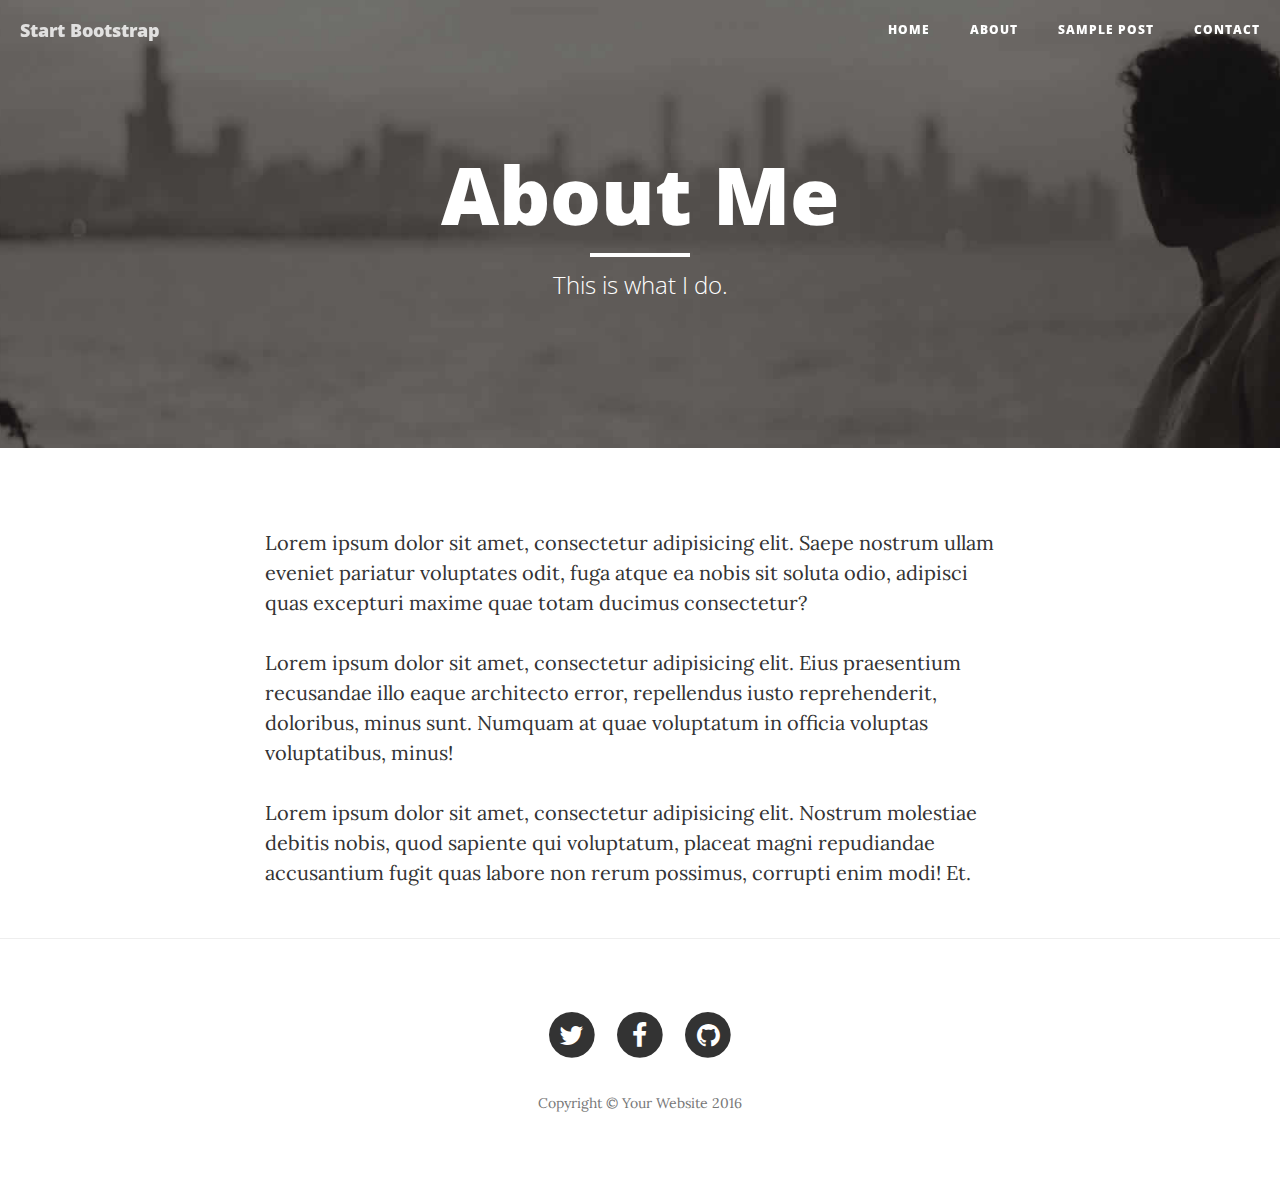
<file: about.html>
<!DOCTYPE html>
<html lang="en">

<head>

    <meta charset="utf-8">
    <meta http-equiv="X-UA-Compatible" content="IE=edge">
    <meta name="viewport" content="width=device-width, initial-scale=1">
    <meta name="description" content="">
    <meta name="author" content="">

    <title>Clean Blog - About</title>

    <!-- Bootstrap Core CSS -->
    <link href="vendor/bootstrap/css/bootstrap.min.css" rel="stylesheet">

    <!-- Theme CSS -->
    <link href="css/clean-blog.min.css" rel="stylesheet">

    <!-- Custom Fonts -->
    <link href="vendor/font-awesome/css/font-awesome.min.css" rel="stylesheet" type="text/css">
    <link href='https://fonts.googleapis.com/css?family=Lora:400,700,400italic,700italic' rel='stylesheet' type='text/css'>
    <link href='https://fonts.googleapis.com/css?family=Open+Sans:300italic,400italic,600italic,700italic,800italic,400,300,600,700,800' rel='stylesheet' type='text/css'>

    <!-- HTML5 Shim and Respond.js IE8 support of HTML5 elements and media queries -->
    <!-- WARNING: Respond.js doesn't work if you view the page via file:// -->
    <!--[if lt IE 9]>
        <script src="https://oss.maxcdn.com/libs/html5shiv/3.7.0/html5shiv.js"></script>
        <script src="https://oss.maxcdn.com/libs/respond.js/1.4.2/respond.min.js"></script>
    <![endif]-->

</head>

<body>

    <!-- Navigation -->
    <nav class="navbar navbar-default navbar-custom navbar-fixed-top">
        <div class="container-fluid">
            <!-- Brand and toggle get grouped for better mobile display -->
            <div class="navbar-header page-scroll">
                <button type="button" class="navbar-toggle" data-toggle="collapse" data-target="#bs-example-navbar-collapse-1">
                    <span class="sr-only">Toggle navigation</span>
                    Menu <i class="fa fa-bars"></i>
                </button>
                <a class="navbar-brand" href="index.html">Start Bootstrap</a>
            </div>

            <!-- Collect the nav links, forms, and other content for toggling -->
            <div class="collapse navbar-collapse" id="bs-example-navbar-collapse-1">
                <ul class="nav navbar-nav navbar-right">
                    <li>
                        <a href="index.html">Home</a>
                    </li>
                    <li>
                        <a href="about.html">About</a>
                    </li>
                    <li>
                        <a href="post.html">Sample Post</a>
                    </li>
                    <li>
                        <a href="contact.html">Contact</a>
                    </li>
                </ul>
            </div>
            <!-- /.navbar-collapse -->
        </div>
        <!-- /.container -->
    </nav>

    <!-- Page Header -->
    <!-- Set your background image for this header on the line below. -->
    <header class="intro-header" style="background-image: url('img/about-bg.jpg')">
        <div class="container">
            <div class="row">
                <div class="col-lg-8 col-lg-offset-2 col-md-10 col-md-offset-1">
                    <div class="page-heading">
                        <h1>About Me</h1>
                        <hr class="small">
                        <span class="subheading">This is what I do.</span>
                    </div>
                </div>
            </div>
        </div>
    </header>

    <!-- Main Content -->
    <div class="container">
        <div class="row">
            <div class="col-lg-8 col-lg-offset-2 col-md-10 col-md-offset-1">
                <p>Lorem ipsum dolor sit amet, consectetur adipisicing elit. Saepe nostrum ullam eveniet pariatur voluptates odit, fuga atque ea nobis sit soluta odio, adipisci quas excepturi maxime quae totam ducimus consectetur?</p>
                <p>Lorem ipsum dolor sit amet, consectetur adipisicing elit. Eius praesentium recusandae illo eaque architecto error, repellendus iusto reprehenderit, doloribus, minus sunt. Numquam at quae voluptatum in officia voluptas voluptatibus, minus!</p>
                <p>Lorem ipsum dolor sit amet, consectetur adipisicing elit. Nostrum molestiae debitis nobis, quod sapiente qui voluptatum, placeat magni repudiandae accusantium fugit quas labore non rerum possimus, corrupti enim modi! Et.</p>
            </div>
        </div>
    </div>

    <hr>

    <!-- Footer -->
    <footer>
        <div class="container">
            <div class="row">
                <div class="col-lg-8 col-lg-offset-2 col-md-10 col-md-offset-1">
                    <ul class="list-inline text-center">
                        <li>
                            <a href="#">
                                <span class="fa-stack fa-lg">
                                    <i class="fa fa-circle fa-stack-2x"></i>
                                    <i class="fa fa-twitter fa-stack-1x fa-inverse"></i>
                                </span>
                            </a>
                        </li>
                        <li>
                            <a href="#">
                                <span class="fa-stack fa-lg">
                                    <i class="fa fa-circle fa-stack-2x"></i>
                                    <i class="fa fa-facebook fa-stack-1x fa-inverse"></i>
                                </span>
                            </a>
                        </li>
                        <li>
                            <a href="#">
                                <span class="fa-stack fa-lg">
                                    <i class="fa fa-circle fa-stack-2x"></i>
                                    <i class="fa fa-github fa-stack-1x fa-inverse"></i>
                                </span>
                            </a>
                        </li>
                    </ul>
                    <p class="copyright text-muted">Copyright &copy; Your Website 2016</p>
                </div>
            </div>
        </div>
    </footer>

    <!-- jQuery -->
    <script src="vendor/jquery/jquery.min.js"></script>

    <!-- Bootstrap Core JavaScript -->
    <script src="vendor/bootstrap/js/bootstrap.min.js"></script>

    <!-- Contact Form JavaScript -->
    <script src="js/jqBootstrapValidation.js"></script>
    <script src="js/contact_me.js"></script>

    <!-- Theme JavaScript -->
    <script src="js/clean-blog.min.js"></script>

</body>

</html>
</file>
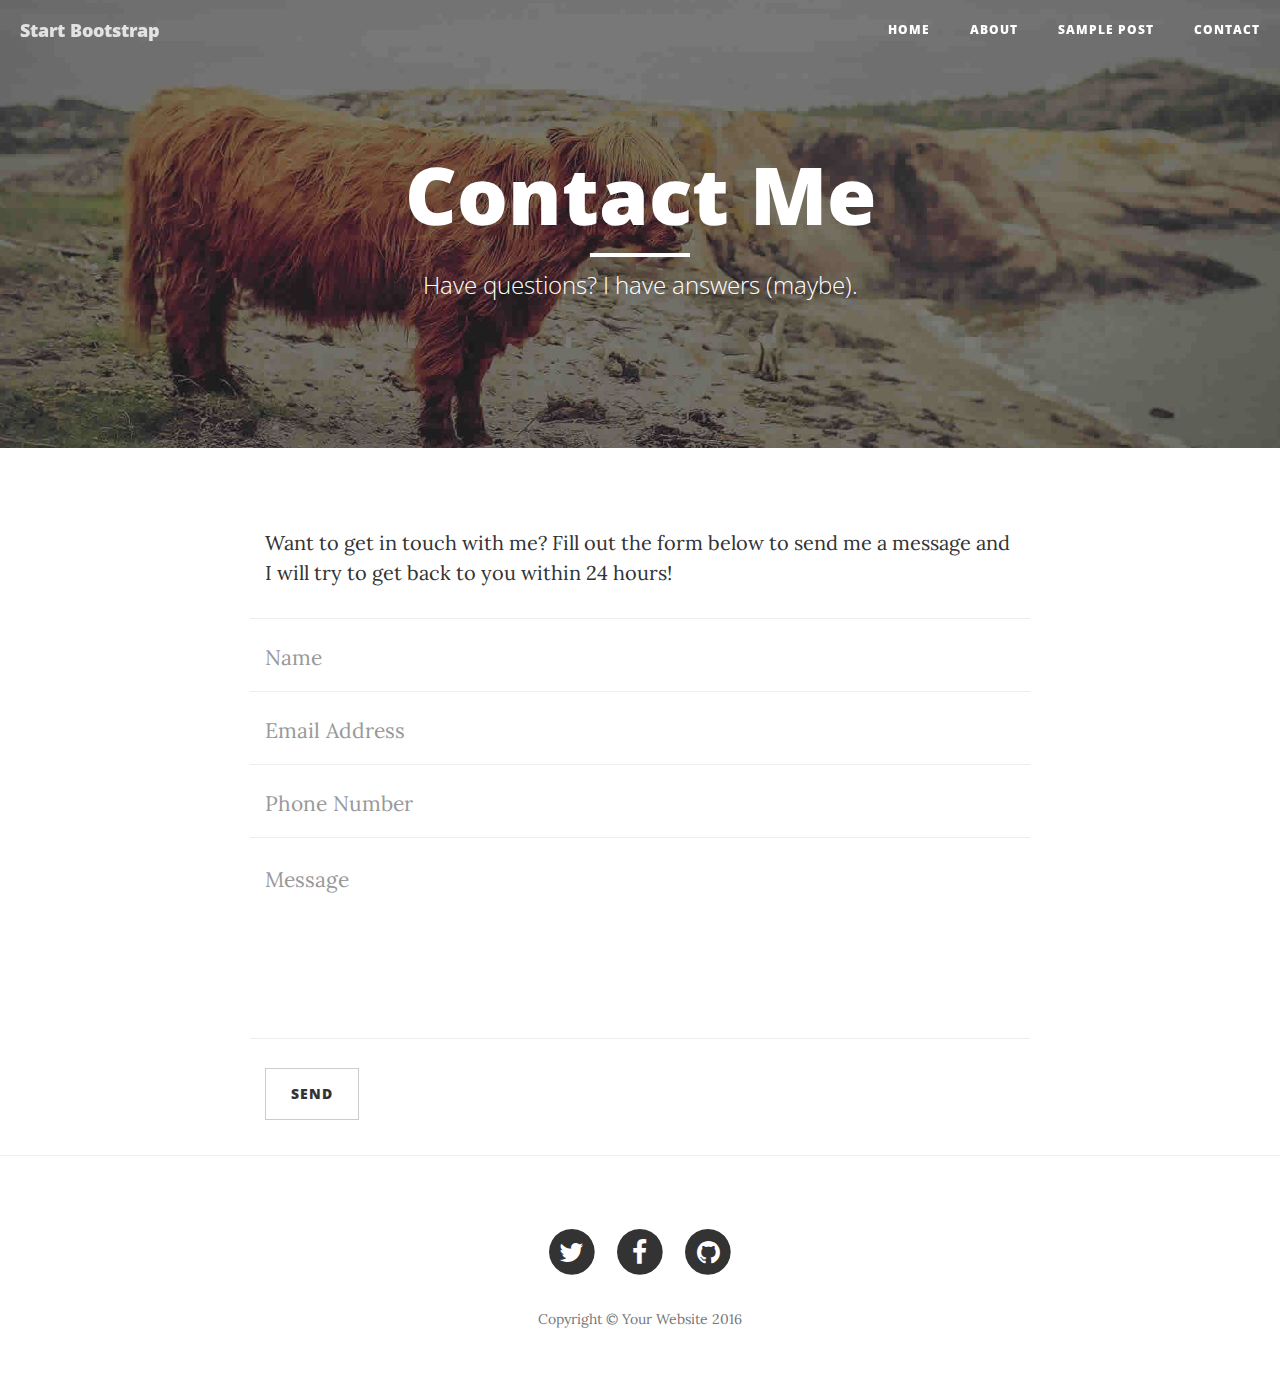
<file: contact.html>
<!DOCTYPE html>
<html lang="en">

<head>

    <meta charset="utf-8">
    <meta http-equiv="X-UA-Compatible" content="IE=edge">
    <meta name="viewport" content="width=device-width, initial-scale=1">
    <meta name="description" content="">
    <meta name="author" content="">

    <title>Clean Blog - Contact</title>

    <!-- Bootstrap Core CSS -->
    <link href="vendor/bootstrap/css/bootstrap.min.css" rel="stylesheet">

    <!-- Theme CSS -->
    <link href="css/clean-blog.min.css" rel="stylesheet">

    <!-- Custom Fonts -->
    <link href="vendor/font-awesome/css/font-awesome.min.css" rel="stylesheet" type="text/css">
    <link href='https://fonts.googleapis.com/css?family=Lora:400,700,400italic,700italic' rel='stylesheet' type='text/css'>
    <link href='https://fonts.googleapis.com/css?family=Open+Sans:300italic,400italic,600italic,700italic,800italic,400,300,600,700,800' rel='stylesheet' type='text/css'>

    <!-- HTML5 Shim and Respond.js IE8 support of HTML5 elements and media queries -->
    <!-- WARNING: Respond.js doesn't work if you view the page via file:// -->
    <!--[if lt IE 9]>
        <script src="https://oss.maxcdn.com/libs/html5shiv/3.7.0/html5shiv.js"></script>
        <script src="https://oss.maxcdn.com/libs/respond.js/1.4.2/respond.min.js"></script>
    <![endif]-->

</head>

<body>

    <!-- Navigation -->
    <nav class="navbar navbar-default navbar-custom navbar-fixed-top">
        <div class="container-fluid">
            <!-- Brand and toggle get grouped for better mobile display -->
            <div class="navbar-header page-scroll">
                <button type="button" class="navbar-toggle" data-toggle="collapse" data-target="#bs-example-navbar-collapse-1">
                    <span class="sr-only">Toggle navigation</span>
                    Menu <i class="fa fa-bars"></i>
                </button>
                <a class="navbar-brand" href="index.html">Start Bootstrap</a>
            </div>

            <!-- Collect the nav links, forms, and other content for toggling -->
            <div class="collapse navbar-collapse" id="bs-example-navbar-collapse-1">
                <ul class="nav navbar-nav navbar-right">
                    <li>
                        <a href="index.html">Home</a>
                    </li>
                    <li>
                        <a href="about.html">About</a>
                    </li>
                    <li>
                        <a href="post.html">Sample Post</a>
                    </li>
                    <li>
                        <a href="contact.html">Contact</a>
                    </li>
                </ul>
            </div>
            <!-- /.navbar-collapse -->
        </div>
        <!-- /.container -->
    </nav>

    <!-- Page Header -->
    <!-- Set your background image for this header on the line below. -->
    <header class="intro-header" style="background-image: url('img/contact-bg.jpg')">
        <div class="container">
            <div class="row">
                <div class="col-lg-8 col-lg-offset-2 col-md-10 col-md-offset-1">
                    <div class="page-heading">
                        <h1>Contact Me</h1>
                        <hr class="small">
                        <span class="subheading">Have questions? I have answers (maybe).</span>
                    </div>
                </div>
            </div>
        </div>
    </header>

    <!-- Main Content -->
    <div class="container">
        <div class="row">
            <div class="col-lg-8 col-lg-offset-2 col-md-10 col-md-offset-1">
                <p>Want to get in touch with me? Fill out the form below to send me a message and I will try to get back to you within 24 hours!</p>
                <!-- Contact Form - Enter your email address on line 19 of the mail/contact_me.php file to make this form work. -->
                <!-- WARNING: Some web hosts do not allow emails to be sent through forms to common mail hosts like Gmail or Yahoo. It's recommended that you use a private domain email address! -->
                <!-- NOTE: To use the contact form, your site must be on a live web host with PHP! The form will not work locally! -->
                <form name="sentMessage" id="contactForm" novalidate>
                    <div class="row control-group">
                        <div class="form-group col-xs-12 floating-label-form-group controls">
                            <label>Name</label>
                            <input type="text" class="form-control" placeholder="Name" id="name" required data-validation-required-message="Please enter your name.">
                            <p class="help-block text-danger"></p>
                        </div>
                    </div>
                    <div class="row control-group">
                        <div class="form-group col-xs-12 floating-label-form-group controls">
                            <label>Email Address</label>
                            <input type="email" class="form-control" placeholder="Email Address" id="email" required data-validation-required-message="Please enter your email address.">
                            <p class="help-block text-danger"></p>
                        </div>
                    </div>
                    <div class="row control-group">
                        <div class="form-group col-xs-12 floating-label-form-group controls">
                            <label>Phone Number</label>
                            <input type="tel" class="form-control" placeholder="Phone Number" id="phone" required data-validation-required-message="Please enter your phone number.">
                            <p class="help-block text-danger"></p>
                        </div>
                    </div>
                    <div class="row control-group">
                        <div class="form-group col-xs-12 floating-label-form-group controls">
                            <label>Message</label>
                            <textarea rows="5" class="form-control" placeholder="Message" id="message" required data-validation-required-message="Please enter a message."></textarea>
                            <p class="help-block text-danger"></p>
                        </div>
                    </div>
                    <br>
                    <div id="success"></div>
                    <div class="row">
                        <div class="form-group col-xs-12">
                            <button type="submit" class="btn btn-default">Send</button>
                        </div>
                    </div>
                </form>
            </div>
        </div>
    </div>

    <hr>

    <!-- Footer -->
    <footer>
        <div class="container">
            <div class="row">
                <div class="col-lg-8 col-lg-offset-2 col-md-10 col-md-offset-1">
                    <ul class="list-inline text-center">
                        <li>
                            <a href="#">
                                <span class="fa-stack fa-lg">
                                    <i class="fa fa-circle fa-stack-2x"></i>
                                    <i class="fa fa-twitter fa-stack-1x fa-inverse"></i>
                                </span>
                            </a>
                        </li>
                        <li>
                            <a href="#">
                                <span class="fa-stack fa-lg">
                                    <i class="fa fa-circle fa-stack-2x"></i>
                                    <i class="fa fa-facebook fa-stack-1x fa-inverse"></i>
                                </span>
                            </a>
                        </li>
                        <li>
                            <a href="#">
                                <span class="fa-stack fa-lg">
                                    <i class="fa fa-circle fa-stack-2x"></i>
                                    <i class="fa fa-github fa-stack-1x fa-inverse"></i>
                                </span>
                            </a>
                        </li>
                    </ul>
                    <p class="copyright text-muted">Copyright &copy; Your Website 2016</p>
                </div>
            </div>
        </div>
    </footer>

    <!-- jQuery -->
    <script src="vendor/jquery/jquery.min.js"></script>

    <!-- Bootstrap Core JavaScript -->
    <script src="vendor/bootstrap/js/bootstrap.min.js"></script>

    <!-- Contact Form JavaScript -->
    <script src="js/jqBootstrapValidation.js"></script>
    <script src="js/contact_me.js"></script>

    <!-- Theme JavaScript -->
    <script src="js/clean-blog.min.js"></script>

</body>

</html>
</file>
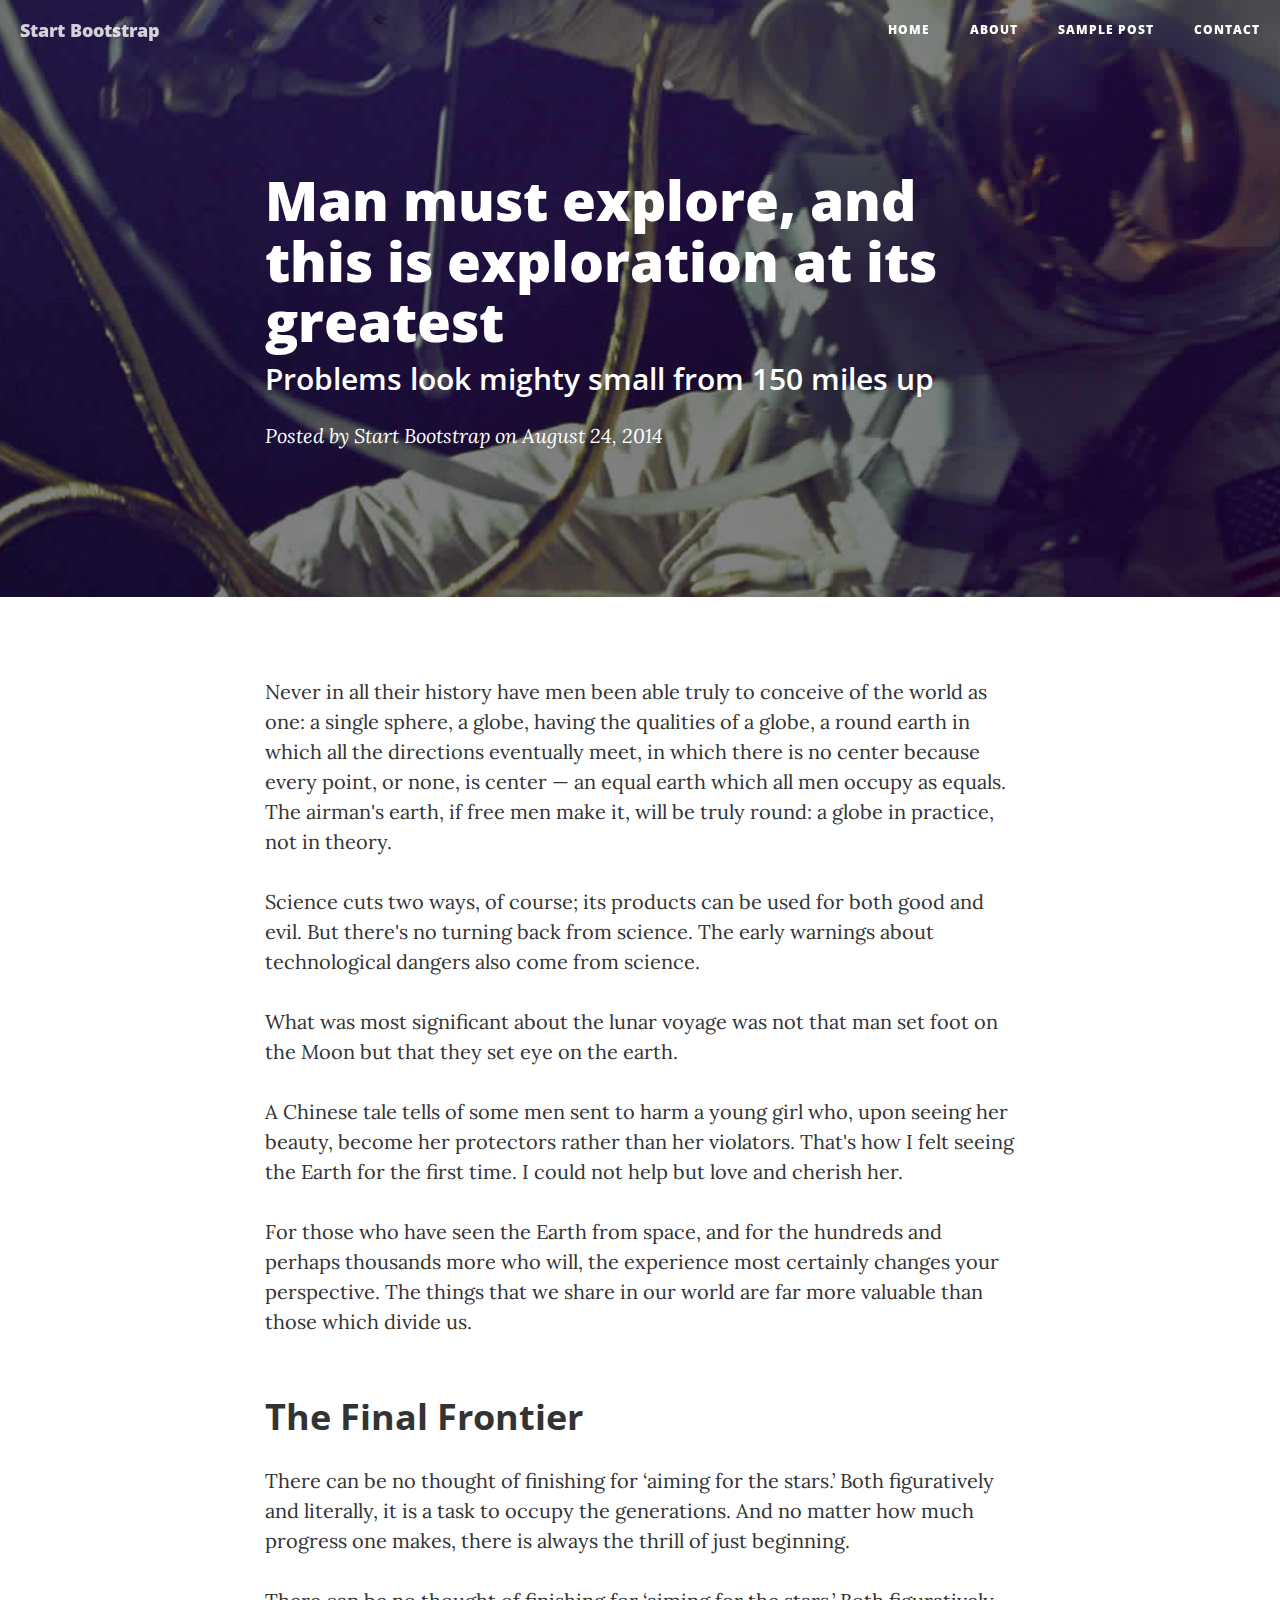
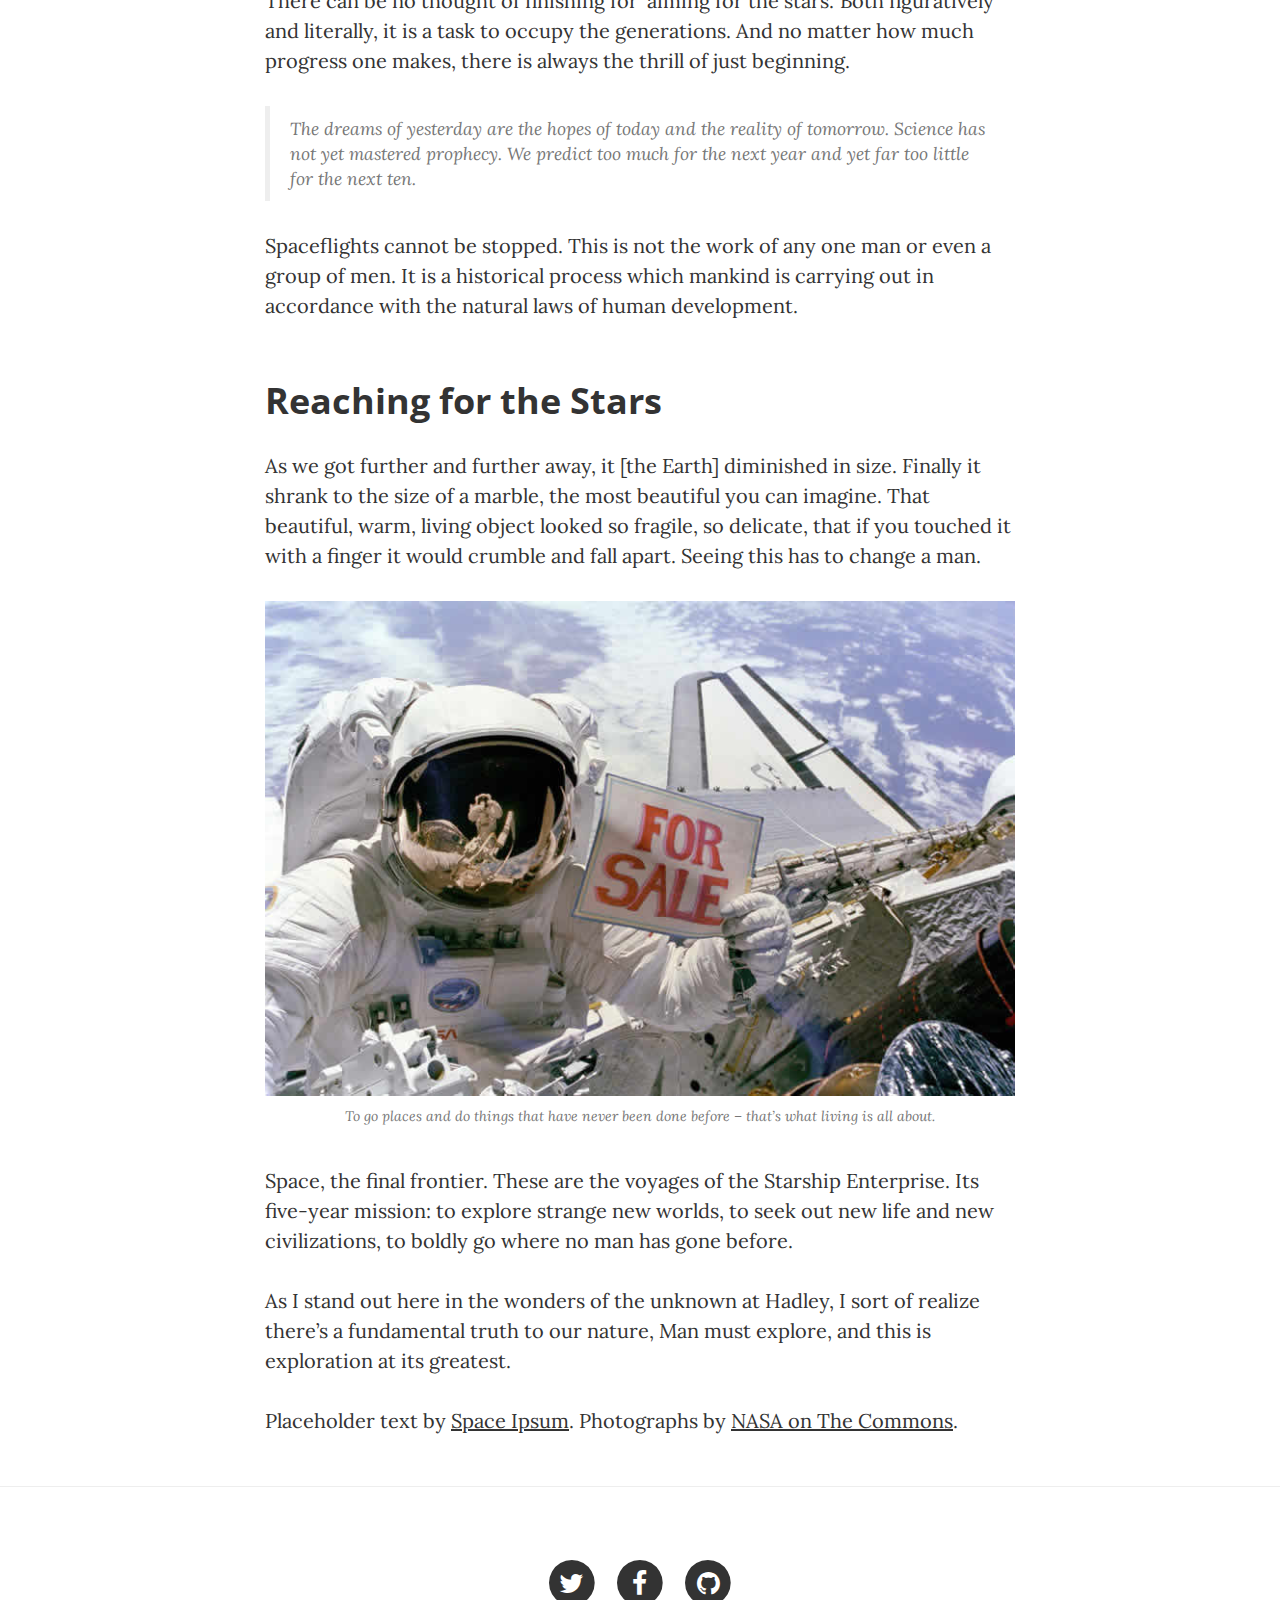
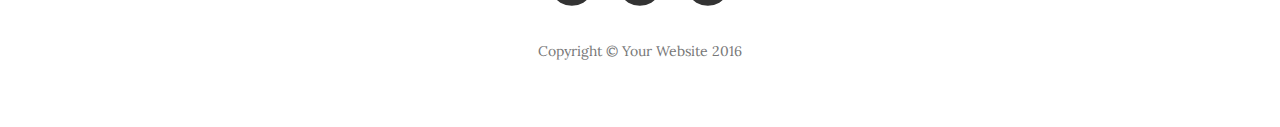
<file: post.html>
<!DOCTYPE html>
<html lang="en">

<head>

    <meta charset="utf-8">
    <meta http-equiv="X-UA-Compatible" content="IE=edge">
    <meta name="viewport" content="width=device-width, initial-scale=1">
    <meta name="description" content="">
    <meta name="author" content="">

    <title>Clean Blog - Sample Post</title>

    <!-- Bootstrap Core CSS -->
    <link href="vendor/bootstrap/css/bootstrap.min.css" rel="stylesheet">

    <!-- Theme CSS -->
    <link href="css/clean-blog.min.css" rel="stylesheet">

    <!-- Custom Fonts -->
    <link href="vendor/font-awesome/css/font-awesome.min.css" rel="stylesheet" type="text/css">
    <link href='https://fonts.googleapis.com/css?family=Lora:400,700,400italic,700italic' rel='stylesheet' type='text/css'>
    <link href='https://fonts.googleapis.com/css?family=Open+Sans:300italic,400italic,600italic,700italic,800italic,400,300,600,700,800' rel='stylesheet' type='text/css'>

    <!-- HTML5 Shim and Respond.js IE8 support of HTML5 elements and media queries -->
    <!-- WARNING: Respond.js doesn't work if you view the page via file:// -->
    <!--[if lt IE 9]>
        <script src="https://oss.maxcdn.com/libs/html5shiv/3.7.0/html5shiv.js"></script>
        <script src="https://oss.maxcdn.com/libs/respond.js/1.4.2/respond.min.js"></script>
    <![endif]-->

</head>

<body>

    <!-- Navigation -->
    <nav class="navbar navbar-default navbar-custom navbar-fixed-top">
        <div class="container-fluid">
            <!-- Brand and toggle get grouped for better mobile display -->
            <div class="navbar-header page-scroll">
                <button type="button" class="navbar-toggle" data-toggle="collapse" data-target="#bs-example-navbar-collapse-1">
                    <span class="sr-only">Toggle navigation</span>
                    Menu <i class="fa fa-bars"></i>
                </button>
                <a class="navbar-brand" href="index.html">Start Bootstrap</a>
            </div>

            <!-- Collect the nav links, forms, and other content for toggling -->
            <div class="collapse navbar-collapse" id="bs-example-navbar-collapse-1">
                <ul class="nav navbar-nav navbar-right">
                    <li>
                        <a href="index.html">Home</a>
                    </li>
                    <li>
                        <a href="about.html">About</a>
                    </li>
                    <li>
                        <a href="post.html">Sample Post</a>
                    </li>
                    <li>
                        <a href="contact.html">Contact</a>
                    </li>
                </ul>
            </div>
            <!-- /.navbar-collapse -->
        </div>
        <!-- /.container -->
    </nav>

    <!-- Page Header -->
    <!-- Set your background image for this header on the line below. -->
    <header class="intro-header" style="background-image: url('img/post-bg.jpg')">
        <div class="container">
            <div class="row">
                <div class="col-lg-8 col-lg-offset-2 col-md-10 col-md-offset-1">
                    <div class="post-heading">
                        <h1>Man must explore, and this is exploration at its greatest</h1>
                        <h2 class="subheading">Problems look mighty small from 150 miles up</h2>
                        <span class="meta">Posted by <a href="#">Start Bootstrap</a> on August 24, 2014</span>
                    </div>
                </div>
            </div>
        </div>
    </header>

    <!-- Post Content -->
    <article>
        <div class="container">
            <div class="row">
                <div class="col-lg-8 col-lg-offset-2 col-md-10 col-md-offset-1">
                    <p>Never in all their history have men been able truly to conceive of the world as one: a single sphere, a globe, having the qualities of a globe, a round earth in which all the directions eventually meet, in which there is no center because every point, or none, is center — an equal earth which all men occupy as equals. The airman's earth, if free men make it, will be truly round: a globe in practice, not in theory.</p>

                    <p>Science cuts two ways, of course; its products can be used for both good and evil. But there's no turning back from science. The early warnings about technological dangers also come from science.</p>

                    <p>What was most significant about the lunar voyage was not that man set foot on the Moon but that they set eye on the earth.</p>

                    <p>A Chinese tale tells of some men sent to harm a young girl who, upon seeing her beauty, become her protectors rather than her violators. That's how I felt seeing the Earth for the first time. I could not help but love and cherish her.</p>

                    <p>For those who have seen the Earth from space, and for the hundreds and perhaps thousands more who will, the experience most certainly changes your perspective. The things that we share in our world are far more valuable than those which divide us.</p>

                    <h2 class="section-heading">The Final Frontier</h2>

                    <p>There can be no thought of finishing for ‘aiming for the stars.’ Both figuratively and literally, it is a task to occupy the generations. And no matter how much progress one makes, there is always the thrill of just beginning.</p>

                    <p>There can be no thought of finishing for ‘aiming for the stars.’ Both figuratively and literally, it is a task to occupy the generations. And no matter how much progress one makes, there is always the thrill of just beginning.</p>

                    <blockquote>The dreams of yesterday are the hopes of today and the reality of tomorrow. Science has not yet mastered prophecy. We predict too much for the next year and yet far too little for the next ten.</blockquote>

                    <p>Spaceflights cannot be stopped. This is not the work of any one man or even a group of men. It is a historical process which mankind is carrying out in accordance with the natural laws of human development.</p>

                    <h2 class="section-heading">Reaching for the Stars</h2>

                    <p>As we got further and further away, it [the Earth] diminished in size. Finally it shrank to the size of a marble, the most beautiful you can imagine. That beautiful, warm, living object looked so fragile, so delicate, that if you touched it with a finger it would crumble and fall apart. Seeing this has to change a man.</p>

                    <a href="#">
                        <img class="img-responsive" src="img/post-sample-image.jpg" alt="">
                    </a>
                    <span class="caption text-muted">To go places and do things that have never been done before – that’s what living is all about.</span>

                    <p>Space, the final frontier. These are the voyages of the Starship Enterprise. Its five-year mission: to explore strange new worlds, to seek out new life and new civilizations, to boldly go where no man has gone before.</p>

                    <p>As I stand out here in the wonders of the unknown at Hadley, I sort of realize there’s a fundamental truth to our nature, Man must explore, and this is exploration at its greatest.</p>

                    <p>Placeholder text by <a href="http://spaceipsum.com/">Space Ipsum</a>. Photographs by <a href="https://www.flickr.com/photos/nasacommons/">NASA on The Commons</a>.</p>
                </div>
            </div>
        </div>
    </article>

    <hr>

    <!-- Footer -->
    <footer>
        <div class="container">
            <div class="row">
                <div class="col-lg-8 col-lg-offset-2 col-md-10 col-md-offset-1">
                    <ul class="list-inline text-center">
                        <li>
                            <a href="#">
                                <span class="fa-stack fa-lg">
                                    <i class="fa fa-circle fa-stack-2x"></i>
                                    <i class="fa fa-twitter fa-stack-1x fa-inverse"></i>
                                </span>
                            </a>
                        </li>
                        <li>
                            <a href="#">
                                <span class="fa-stack fa-lg">
                                    <i class="fa fa-circle fa-stack-2x"></i>
                                    <i class="fa fa-facebook fa-stack-1x fa-inverse"></i>
                                </span>
                            </a>
                        </li>
                        <li>
                            <a href="#">
                                <span class="fa-stack fa-lg">
                                    <i class="fa fa-circle fa-stack-2x"></i>
                                    <i class="fa fa-github fa-stack-1x fa-inverse"></i>
                                </span>
                            </a>
                        </li>
                    </ul>
                    <p class="copyright text-muted">Copyright &copy; Your Website 2016</p>
                </div>
            </div>
        </div>
    </footer>

    <!-- jQuery -->
    <script src="vendor/jquery/jquery.min.js"></script>

    <!-- Bootstrap Core JavaScript -->
    <script src="vendor/bootstrap/js/bootstrap.min.js"></script>

    <!-- Contact Form JavaScript -->
    <script src="js/jqBootstrapValidation.js"></script>
    <script src="js/contact_me.js"></script>

    <!-- Theme JavaScript -->
    <script src="js/clean-blog.min.js"></script>

</body>

</html>
</file>
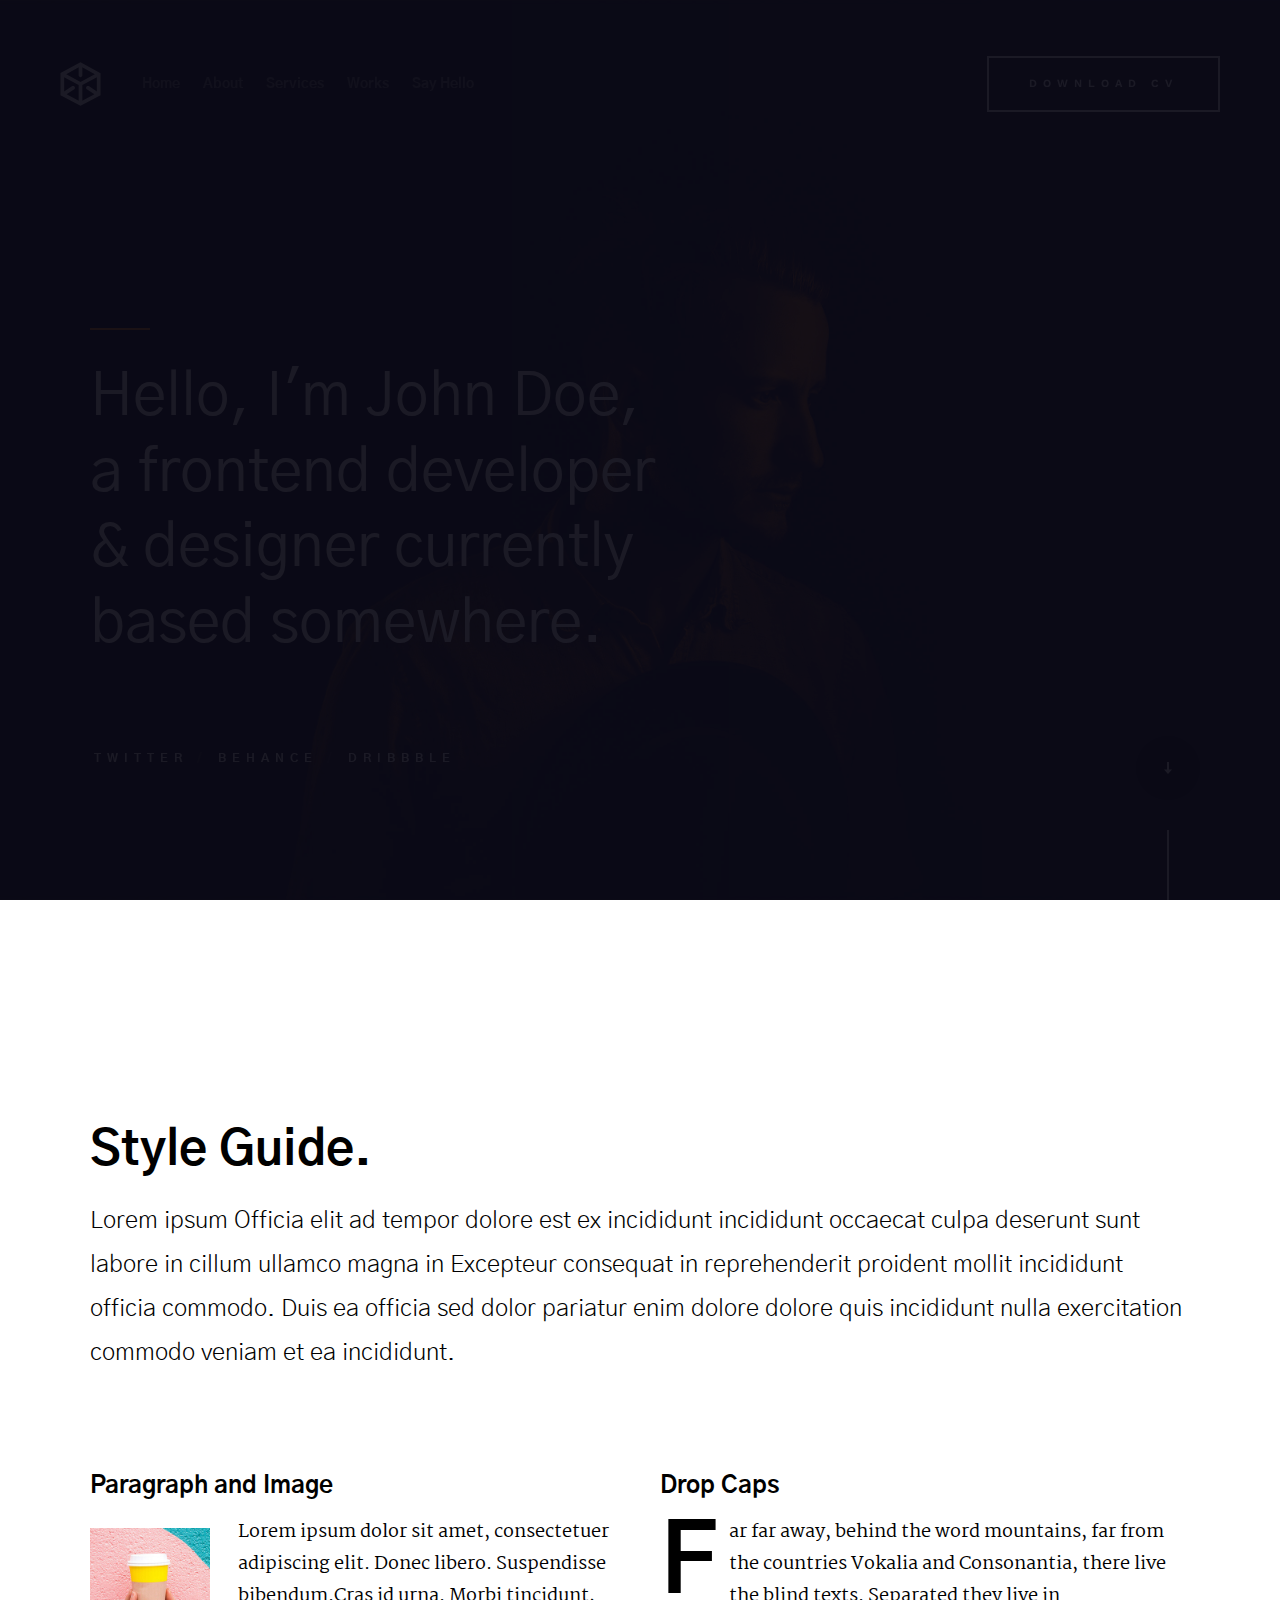
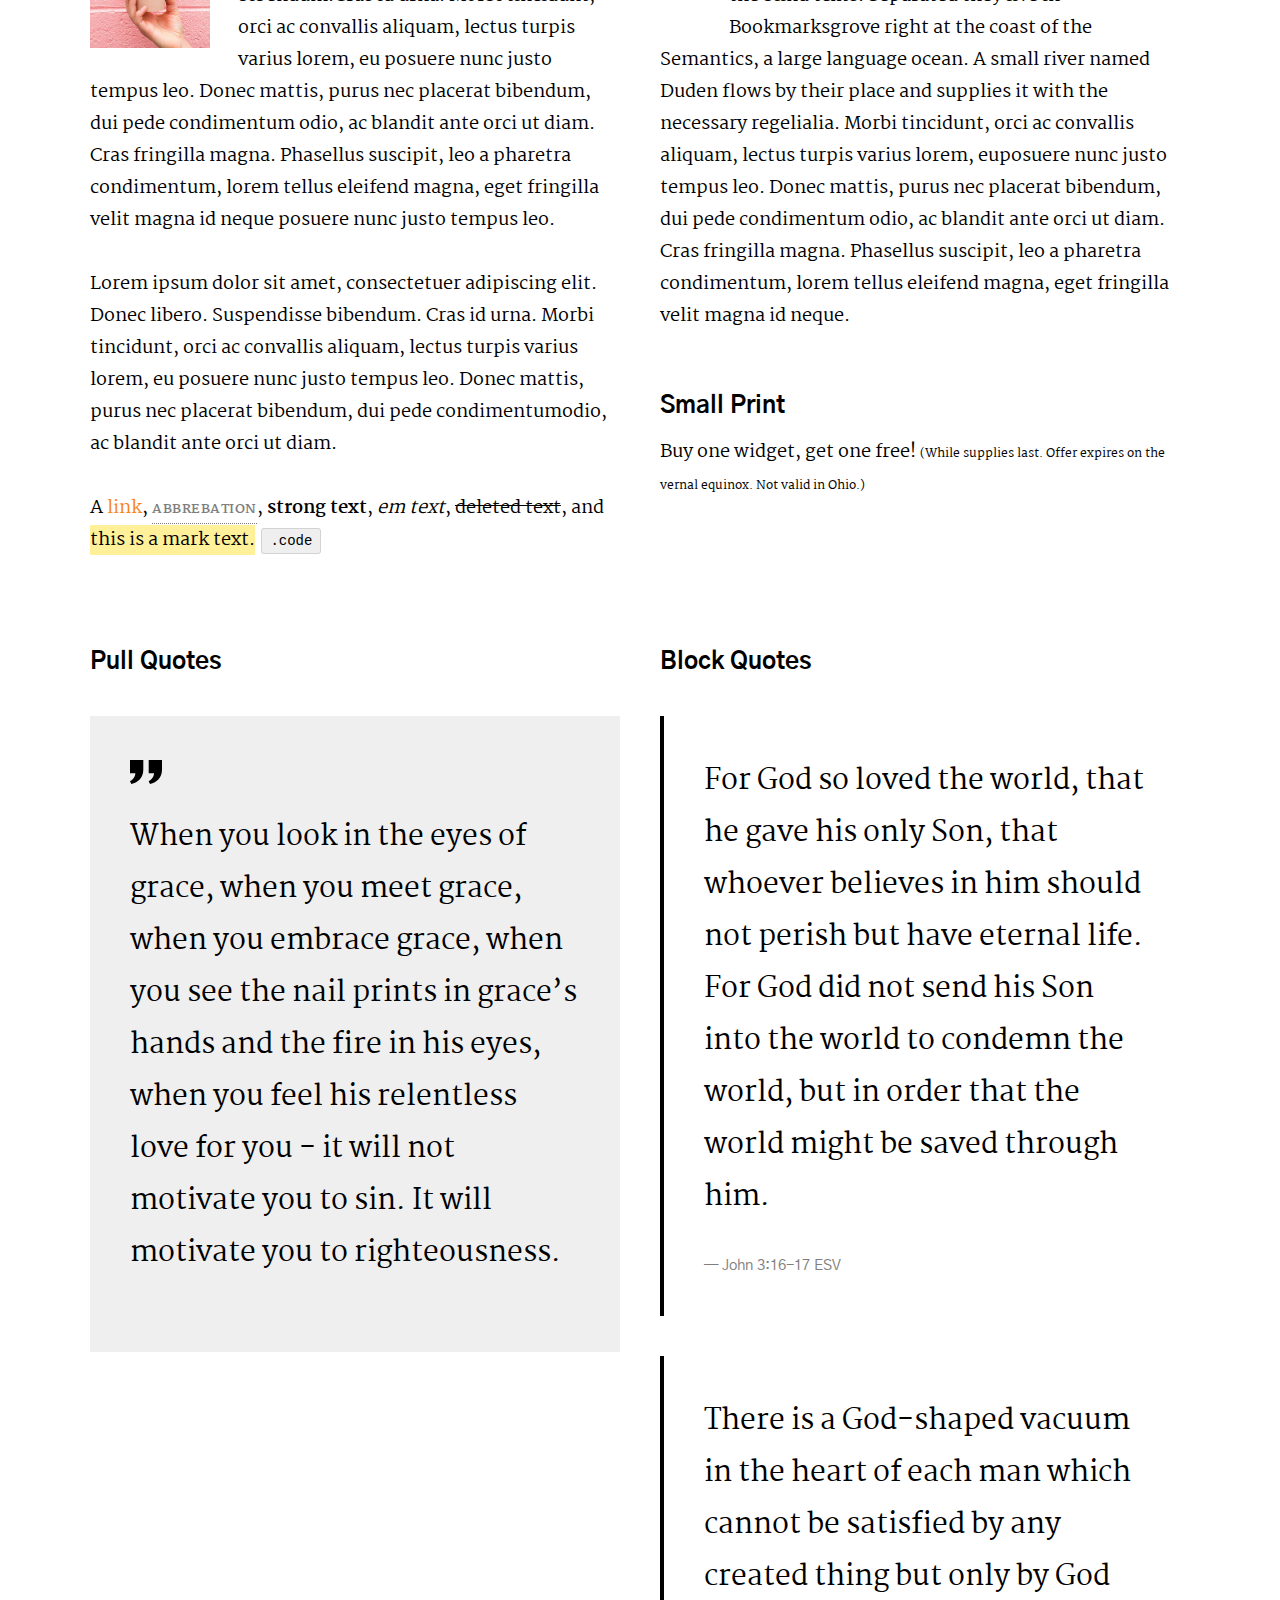
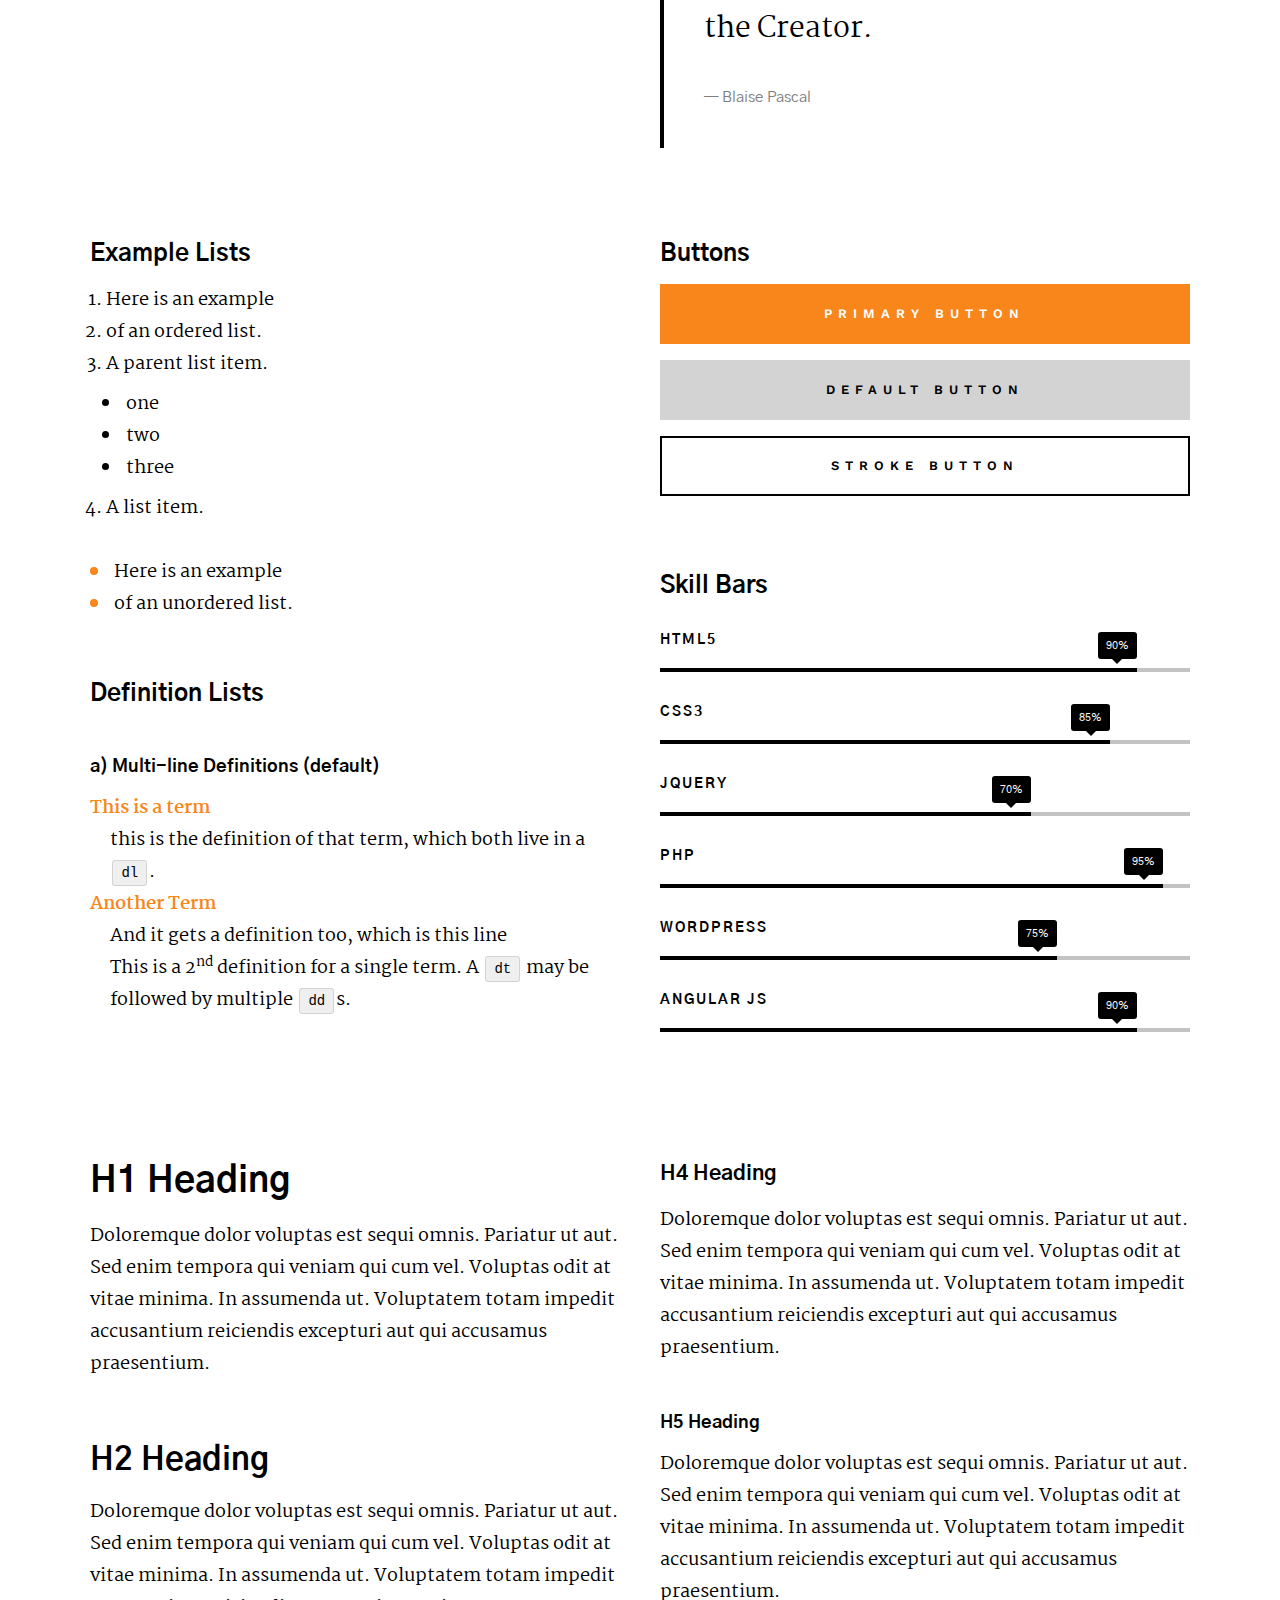
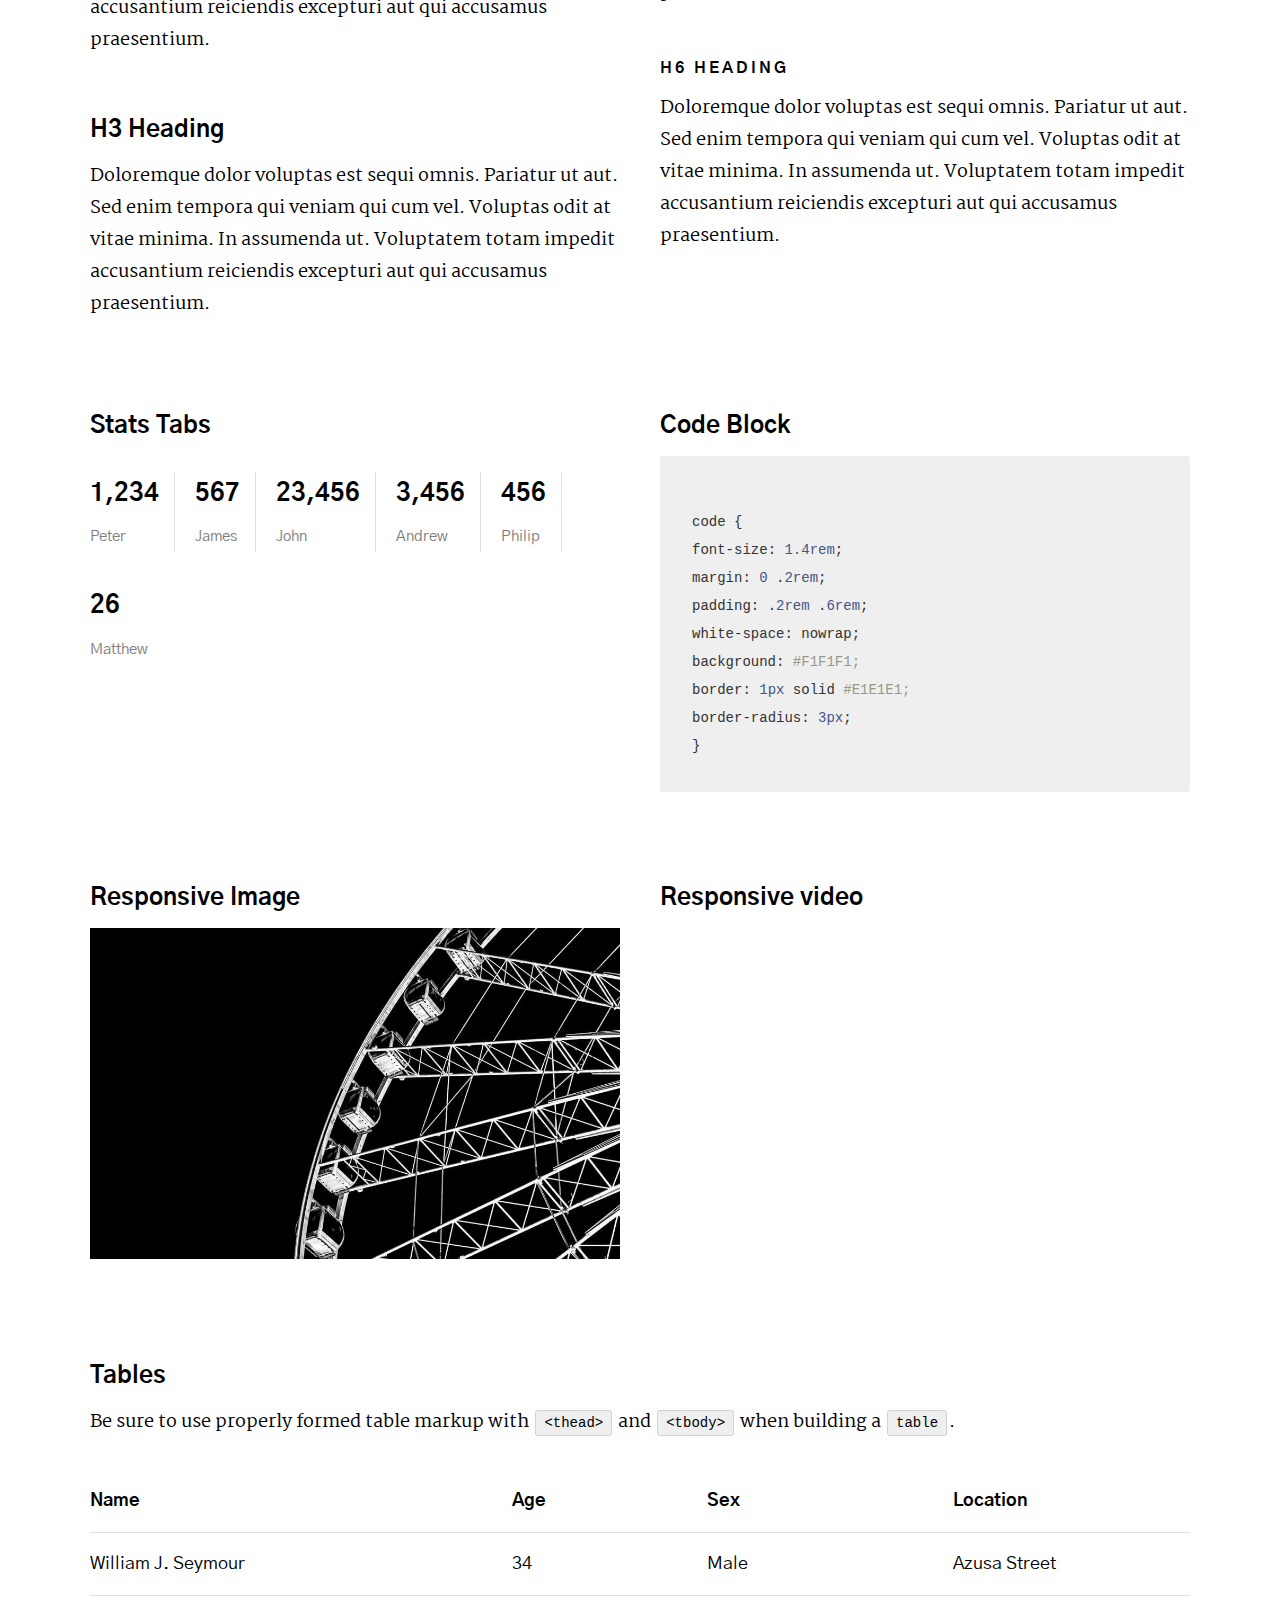
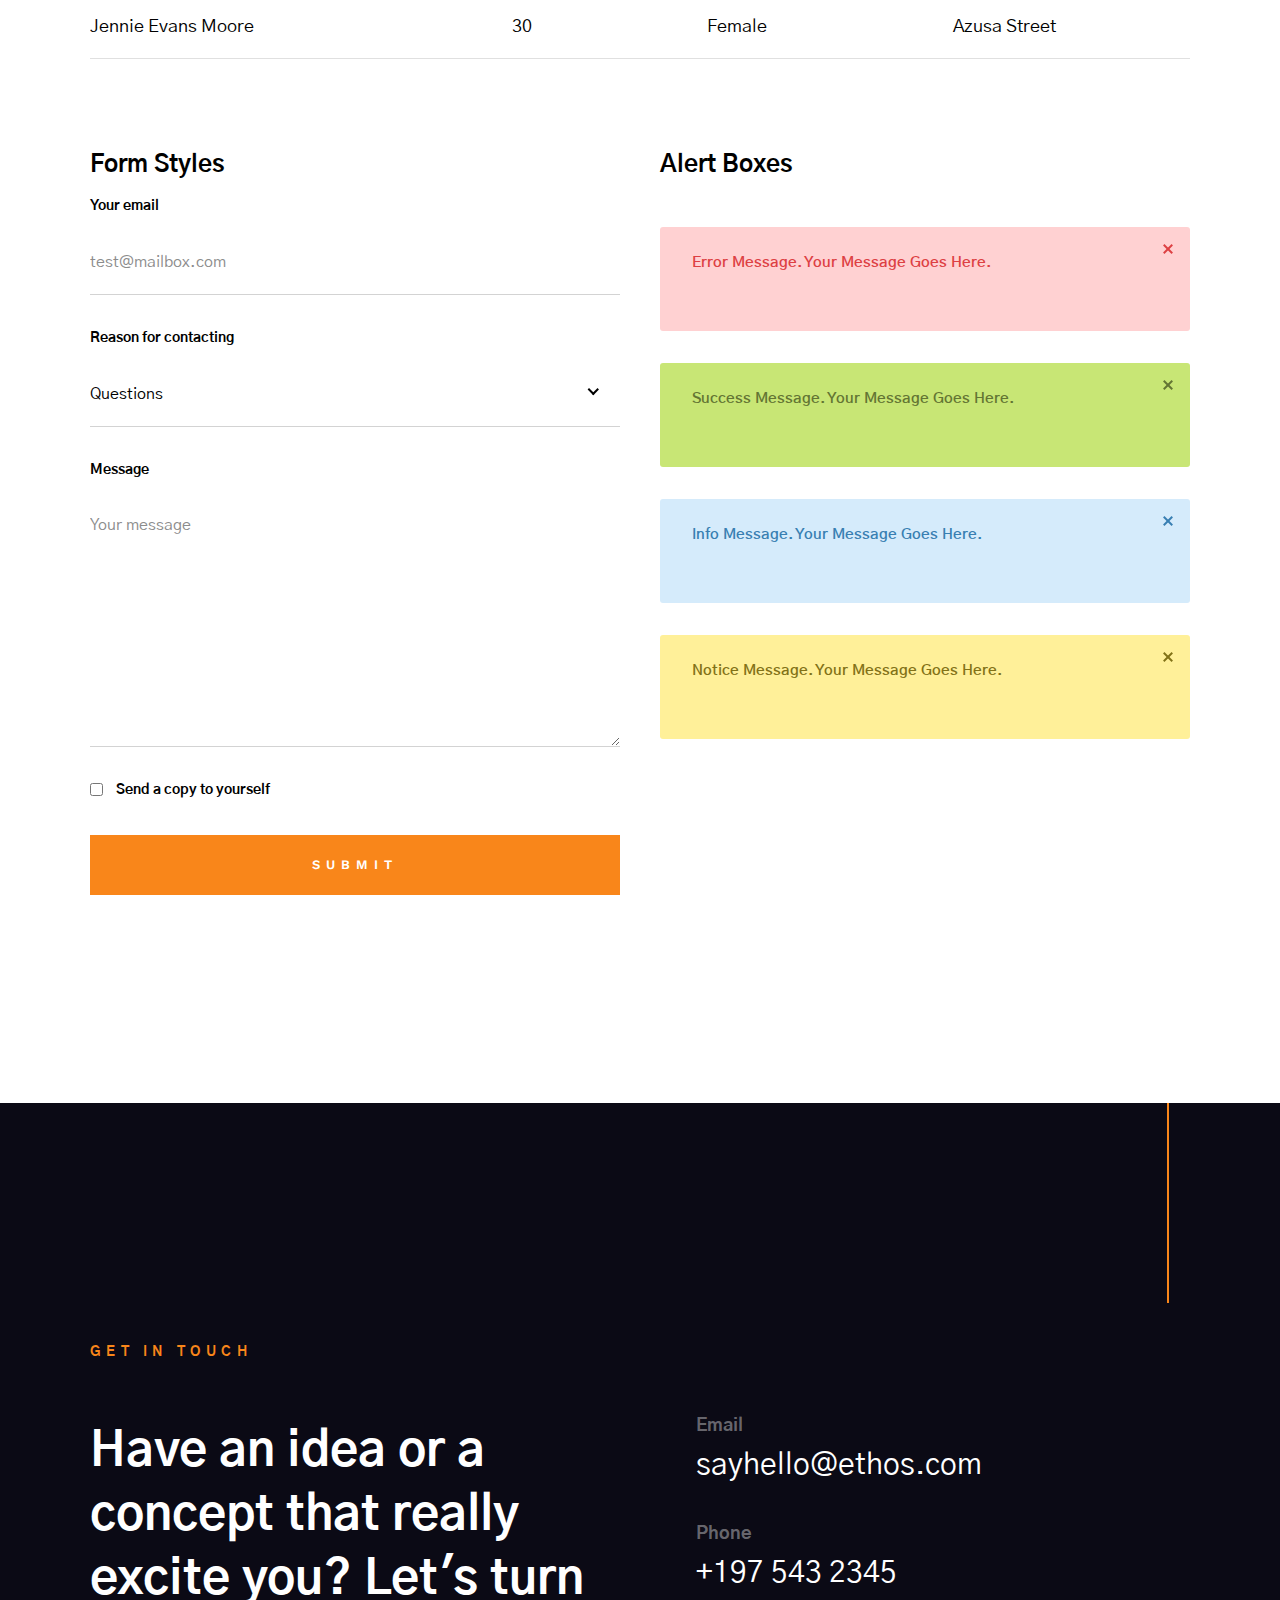
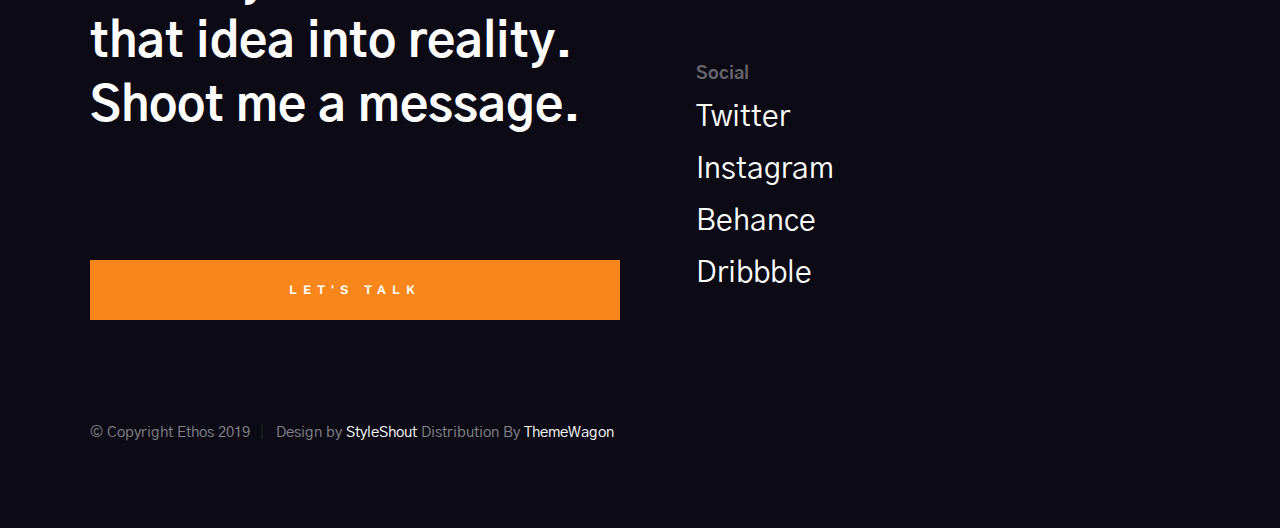
<file: styles.html>
<!DOCTYPE html>
<html class="no-js" lang="en">
<head>

    <!--- basic page needs
    ================================================== -->
    <meta charset="utf-8">
    <title>Ethos - Styles</title>
    <meta name="description" content="">
    <meta name="author" content="">

    <!-- mobile specific metas
    ================================================== -->
    <meta name="viewport" content="width=device-width, initial-scale=1">

    <!-- CSS
    ================================================== -->
    <link rel="stylesheet" href="css/base.css">
    <link rel="stylesheet" href="css/main.css">
    <link rel="stylesheet" href="css/vendor.css">

    <style type="text/css" media="screen">
        .s-styles { 
            padding-top: 16rem;
            padding-bottom: 16rem;
            background-color: #ffffff;
        }
    </style>

    <!-- script
    ================================================== -->
    <script src="js/modernizr.js"></script>

    <!-- favicons
    ================================================== -->
    <link rel="apple-touch-icon" sizes="180x180" href="apple-touch-icon.png">
    <link rel="icon" type="image/png" sizes="32x32" href="favicon-32x32.png">
    <link rel="icon" type="image/png" sizes="16x16" href="favicon-16x16.png">
    <link rel="manifest" href="site.webmanifest">

</head>

<body id="top">


    <!-- preloader
    ================================================== -->
    <div id="preloader">
        <div id="loader" class="dots-fade">
            <div></div>
            <div></div>
            <div></div>
        </div>
    </div>


    <!-- header
    ================================================== -->
    <header class="s-header">

        <div class="header-logo">
            <a href="index.html">
                <img src="images/logo.svg" alt="Homepage">
            </a>
        </div>

        <div class="header-content">
    
            <nav class="row header-nav-wrap">
                <ul class="header-nav">
                    <li><a href="index.html#hero" title="Intro">Home</a></li>
                    <li><a href="index.html#about" title="About">About</a></li>
                    <li><a href="index.html#services" title="Services">Services</a></li>
                    <li><a href="index.html#portfolio" title="Works">Works</a></li>
                    <li><a href="mailto:#0" title="Contact us">Say Hello</a></li>
                </ul>
            </nav> <!-- end header-nav-wrap -->

            <a href="#0" class="btn btn--stroke btn--small">Download CV</a>

        </div> <!-- end header-content -->

        <a class="header-menu-toggle" href="#0"><span>Menu</span></a>

    </header> 


    <!-- hero
    ================================================== -->
    <section id="hero" class="s-hero target-section" data-parallax="scroll" data-image-src="images/hero-bg-3000.jpg" data-natural-width=3000 data-natural-height=2000 data-position-y=center>

        <div class="row hero-content">

            <div class="column large-full">

                <h1>
                Hello, I'm John Doe, <br>
                a frontend developer <br>
                & designer currently <br>
                based somewhere.
                </h1>

                <ul class="hero-social">
                    <li>
                        <a href="#0" title="">Twitter</a>
                    </li>
                    <li>
                        <a href="#0" title="">Behance</a>
                    </li>
                    <li>
                        <a href="#0" title="">Dribbble</a>
                    </li>
                </ul> <!-- end hero-social -->

            </div> 

        </div> <!-- end hero-content -->

        <div class="hero-scroll">
            <a href="#styles" class="scroll-link smoothscroll">
                <svg xmlns="http://www.w3.org/2000/svg" width="24" height="24" viewBox="0 0 24 24"><path d="M12 24l-8-9h6v-15h4v15h6z"/></svg>
            </a>
        </div> <!-- end hero-scroll -->

    </section> <!-- end s-hero -->


    <!-- styles
    ================================================== -->
    <section id="styles" class="s-styles page-content">

        <div class="row add-bottom">

            <div class="column large-full">

                <h1 class="display-1">Style Guide.</h1>

                <p class="lead">Lorem ipsum Officia elit ad tempor dolore est ex incididunt incididunt occaecat culpa deserunt 
                sunt labore in cillum ullamco magna in Excepteur consequat in reprehenderit proident mollit incididunt officia commodo.
                Duis ea officia sed dolor pariatur enim dolore dolore quis incididunt nulla exercitation commodo veniam et ea incididunt.
                </p>

            </div>

        </div>

        <div class="row">

            <div class="column large-6 tab-full">

                <h3>Paragraph and Image</h3>

                <p><a href="#"><img width="120" height="120" class="h-pull-left" alt="sample-image" src="images/sample-image.jpg"></a>
                Lorem ipsum dolor sit amet, consectetuer adipiscing elit. Donec libero. Suspendisse bibendum.Cras id urna. Morbi 
                tincidunt, orci ac convallis aliquam, lectus turpis varius lorem, eu posuere nunc justo tempus leo. Donec mattis, 
                purus nec placerat bibendum, dui pede condimentum odio, ac blandit ante orci ut diam. Cras fringilla magna. 
                Phasellus suscipit, leo a pharetra condimentum, lorem tellus eleifend magna, eget fringilla velit magna id 
                neque posuere nunc justo tempus leo. </p>

                <p>
                Lorem ipsum dolor sit amet, consectetuer adipiscing elit. Donec libero. Suspendisse bibendum. Cras id urna. 
                Morbi tincidunt, orci ac convallis aliquam, lectus turpis varius lorem, eu posuere nunc justo tempus leo. 
                Donec mattis, purus nec placerat bibendum, dui pede condimentumodio, ac blandit ante orci ut diam.	
                </p>

                <p>A <a href="#">link</a>,
                <abbr title="this really isn't a very good description">abbrebation</abbr>,
                <strong>strong text</strong>,
                <em>em text</em>,
                <del>deleted text</del>, and
                <mark>this is a mark text.</mark>
                <code>.code</code>
                </p>

            </div>

            <div class="column large-6 tab-full">

                <h3>Drop Caps</h3>

                <p class="drop-cap">Far far away, behind the word mountains, far from the countries Vokalia and Consonantia,
                there live the blind texts. Separated they live in Bookmarksgrove right at the coast of the
                Semantics, a large language ocean. A small river named Duden flows by their place and supplies it with the 
                necessary regelialia. Morbi tincidunt, orci ac convallis aliquam, lectus turpis varius lorem, 
                euposuere nunc justo tempus leo. Donec mattis, purus nec placerat bibendum, dui pede condimentum odio, 
                ac blandit ante orci ut diam. Cras fringilla magna. Phasellus suscipit, leo a pharetra condimentum, 
                lorem tellus eleifend magna, eget fringilla velit magna id neque.
                </p>

                <h3>Small Print</h3>

                <p>Buy one widget, get one free!
                <small>(While supplies last. Offer expires on the vernal equinox. Not valid in Ohio.)</small>
                </p>

            </div>

        </div> <!-- end row -->

        <div class="row">

            <div class="column large-6 tab-full">

                <h3>Pull Quotes</h3>

                <aside class="pull-quote">
                    <blockquote>
                    <p>
                    When you look in the eyes of grace, when you meet grace, 
                    when you embrace grace, when you see the nail prints in 
                    grace’s hands and the fire in his eyes, when you feel his 
                    relentless love for you - it will not motivate you to sin. 
                    It will motivate you to righteousness.
                    </p>
                    </blockquote>
                </aside>

            </div>

            <div class="column large-6 tab-full">

                <h3>Block Quotes</h3>

                <blockquote cite="http://where-i-got-my-info-from.com">
                    <p>
                    For God so loved the world, that he gave his only Son, that whoever believes in 
                    him should not perish but have eternal life. For God did not send his Son into 
                    the world to condemn the world, but in order that the world might be 
                    saved through him.
                    </p>
                    <cite>
                        <a href="#0">John 3:16-17 ESV</a>
                    </cite>
                </blockquote>

                <blockquote>
                <p>There is a God-shaped vacuum in the heart of each man which cannot be satisfied 
                by any created thing but only by God the Creator.</p>
                <cite>Blaise Pascal</cite>
                </blockquote>

            </div>

        </div> <!-- end row -->

        <div class="row half-bottom">

            <div class="column large-6 tab-full">

                <h3>Example Lists</h3>

                <ol>
                    <li>Here is an example</li>
                    <li>of an ordered list.</li>
                    <li>A parent list item.
                        <ul>
                            <li>one</li>
                            <li>two</li>
                            <li>three</li>
                        </ul>
                        </li>
                        <li>A list item.</li>
                    </ol>

                <ul class="disc">
                    <li>Here is an example</li>
                    <li>of an unordered list.</li>
                </ul>

                <h3>Definition Lists</h3>

                <h5>a) Multi-line Definitions (default) </h5>

                <dl>
                    <dt><strong>This is a term</strong></dt>
                        <dd>this is the definition of that term, which both live in a <code>dl</code>.</dd>
                    <dt><strong>Another Term</strong></dt>
                        <dd>And it gets a definition too, which is this line</dd>
                        <dd>This is a 2<sup>nd</sup> definition for a single term. A <code>dt</code> may be followed by multiple <code>dd</code>s.</dd>
                </dl>

            </div>

            <div class="column large-6 tab-full">

                <h3>Buttons</h3>

                <p>
                    <a class="btn btn--primary h-full-width" href="#0">Primary Button</a>
                    <a class="btn h-full-width" href="#0">Default Button</a>
                    <a class="btn btn--stroke h-full-width" href="#0">Stroke Button</a>
                </p>

                <h3>Skill Bars</h3>
                
                <ul class="skill-bars">
                    <li>
                    <div class="progress percent90"><span>90%</span></div>
                    <strong>HTML5</strong>
                    </li>
                    <li>
                    <div class="progress percent85"><span>85%</span></div>
                    <strong>CSS3</strong>
                    </li>
                    <li>
                    <div class="progress percent70"><span>70%</span></div>
                    <strong>JQuery</strong>
                    </li>
                    <li>
                    <div class="progress percent95"><span>95%</span></div>
                    <strong>PHP</strong>
                    </li>
                    <li>
                    <div class="progress percent75"><span>75%</span></div>
                    <strong>Wordpress</strong>
                    </li>
                    <li>
                    <div class="progress percent90"><span>90%</span></div>
                    <strong>Angular JS</strong>
                    </li>
                </ul>

            </div>

        </div> <!-- end row -->

        <div class="row half-bottom">

            <div class="column large-6 tab-full">
                    
                <h1>H1 Heading</h1>
                <p>Doloremque dolor voluptas est sequi omnis. Pariatur ut aut. Sed enim tempora qui veniam qui cum vel. 
                Voluptas odit at vitae minima. In assumenda ut. Voluptatem totam impedit accusantium reiciendis excepturi aut qui accusamus praesentium.</p>

                <h2>H2 Heading</h2>
                <p>Doloremque dolor voluptas est sequi omnis. Pariatur ut aut. Sed enim tempora qui veniam qui cum vel. 
                Voluptas odit at vitae minima. In assumenda ut. Voluptatem totam impedit accusantium reiciendis excepturi aut qui accusamus praesentium.</p>

                <h3>H3 Heading</h3>
                <p>Doloremque dolor voluptas est sequi omnis. Pariatur ut aut. Sed enim tempora qui veniam qui cum vel. 
                Voluptas odit at vitae minima. In assumenda ut. Voluptatem totam impedit accusantium reiciendis excepturi aut qui accusamus praesentium.</p>

            </div>

            <div class="column large-6 tab-full">
                    
                <h4>H4 Heading</h4>
                <p>Doloremque dolor voluptas est sequi omnis. Pariatur ut aut. Sed enim tempora qui veniam qui cum vel. 
                Voluptas odit at vitae minima. In assumenda ut. Voluptatem totam impedit accusantium reiciendis excepturi aut qui accusamus praesentium.</p>

                <h5>H5 Heading</h5>
                <p>Doloremque dolor voluptas est sequi omnis. Pariatur ut aut. Sed enim tempora qui veniam qui cum vel. 
                Voluptas odit at vitae minima. In assumenda ut. Voluptatem totam impedit accusantium reiciendis excepturi aut qui accusamus praesentium.</p>

                <h6>H6 Heading</h6>
                <p>Doloremque dolor voluptas est sequi omnis. Pariatur ut aut. Sed enim tempora qui veniam qui cum vel. 
                Voluptas odit at vitae minima. In assumenda ut. Voluptatem totam impedit accusantium reiciendis excepturi aut qui accusamus praesentium.</p>

            </div>

        </div> <!-- end row -->

        <div class="row half-bottom">

            <div class="column large-6 tab-full">

                <h3>Stats Tabs</h3>

                <ul class="stats-tabs">
                    <li><a href="#">1,234 <em>Peter</em></a></li>
                    <li><a href="#">567 <em>James</em></a></li>
                    <li><a href="#">23,456 <em>John</em></a></li>
                    <li><a href="#">3,456 <em>Andrew</em></a></li>
                    <li><a href="#">456 <em>Philip</em></a></li>
                    <li><a href="#">26 <em>Matthew</em></a></li>
                </ul>

            </div>

            <div class="column large-6 tab-full">
            <h3>Code Block</h3>
    
<pre><code>
code {
font-size: 1.4rem;
margin: 0 .2rem;
padding: .2rem .6rem;
white-space: nowrap;
background: #F1F1F1;
border: 1px solid #E1E1E1;	
border-radius: 3px;
}
</code></pre>

            </div>

        </div> <!-- end row -->

        <div class="row half-bottom">

            <div class="column large-6 tab-full">

                <h3>Responsive Image</h3>
                <p><img src="images/wheel-500.jpg" 
                    srcset="images/wheel-1000.jpg 1000w, 
                    images/wheel-500.jpg 500w" 
                    sizes="(max-width: 1000px) 100vw, 1000px" alt="">
                </p>

            </div>

            <div class="column large-6 tab-full">

                <h3>Responsive video</h3>

                <div class="video-container">
                <iframe src="https://player.vimeo.com/video/14592941?color=00a650&title=0&byline=0&portrait=0" width="500" height="281" frameborder="0" webkitallowfullscreen mozallowfullscreen allowfullscreen></iframe> 
                </div>

            </div>
            
        </div> <!-- end row -->

        <div class="row add-bottom">

            <div class="column large-full">

                <h3>Tables</h3>
                <p>Be sure to use properly formed table markup with <code>&lt;thead&gt;</code> and <code>&lt;tbody&gt;</code> when building a <code>table</code>.</p>

                <div class="table-responsive">

                    <table>
                            <thead>
                            <tr>
                                <th>Name</th>
                                <th>Age</th>
                                <th>Sex</th>
                                <th>Location</th>
                            </tr>
                            </thead>
                            <tbody>
                            <tr>
                                <td>William J. Seymour</td>
                                <td>34</td>
                                <td>Male</td>
                                <td>Azusa Street</td>
                            </tr>
                            <tr>
                                <td>Jennie Evans Moore</td>
                                <td>30</td>
                                <td>Female</td>
                                <td>Azusa Street</td>
                            </tr>
                            </tbody>
                    </table>

                </div>

            </div>
            
        </div> <!-- end row -->

        <div class="row">

            <div class="column large-6 tab-full">

                <h3>Form Styles</h3>

                <form>
                    <div>
                        <label for="sampleInput">Your email</label>
                        <input class="h-full-width" type="email" placeholder="test@mailbox.com" id="sampleInput">
                    </div>
                    <div>
                        <label for="sampleRecipientInput">Reason for contacting</label>
                        <div class="ss-custom-select">
                            <select class="h-full-width" id="sampleRecipientInput">
                                <option value="Option 1">Questions</option>
                                <option value="Option 2">Report</option>
                                <option value="Option 3">Others</option>
                            </select>
                        </div>
                    </div>
                    
                    <label for="exampleMessage">Message</label>
                    <textarea class="h-full-width" placeholder="Your message" id="exampleMessage"></textarea>

                    <label class="h-add-bottom">
                        <input type="checkbox">
                        <span class="label-text">Send a copy to yourself</span>
                    </label>
                
                    <input class="btn--primary h-full-width" type="submit" value="Submit">
                </form>

            </div>

            <div class="column large-6 tab-full">

                <h3>Alert Boxes</h3>

                <br>
                
                <div class="alert-box alert-box--error hideit">
                    <p>Error Message. Your Message Goes Here.</p>
                    <i class="fa fa-times alert-box__close" aria-hidden="true"></i>
                </div><!-- end error -->
                        
                <div class="alert-box alert-box--success hideit">
                    <p>Success Message. Your Message Goes Here.</p>
                    <i class="fa fa-times alert-box__close" aria-hidden="true"></i>
                </div><!-- end success -->
                        
                <div class="alert-box alert-box--info hideit">
                    <p>Info Message. Your Message Goes Here.</p>
                    <i class="fa fa-times alert-box__close" aria-hidden="true"></i>
                </div><!-- end info -->
                        
                <div class="alert-box alert-box--notice hideit">
                    <p>Notice Message. Your Message Goes Here.</p>
                    <i class="fa fa-times alert-box__close" aria-hidden="true"></i>
                </div><!-- end notice -->
            
            </div>

        </div> <!-- end row -->


    </section> <!-- end s-styles -->


    <!-- footer
    ================================================== -->
    <footer class="s-footer h-dark-bg">
        
        <div class="right-vert-line"></div>

        <div class="row s-footer__main">
            <div class="column large-6">
                <div class="section-intro">
                    <h3 class="subhead">Get In Touch</h3>

                    <h1 class="display-1">
                    Have an idea or a concept that really excite you?
                    Let's turn that idea into reality. Shoot me a message.
                    </h1>
                </div>

                <div class="footer-email-us">
                    <a href="mailto:#0" class="btn btn--primary h-full-width">Let's Talk</a>
                </div>
            </div>

            <div class="column large-5">
                <div class="footer-contacts">
                    <div class="footer-contact-block">
                        <h5 class="footer-contact-block__header">
                            Email
                        </h5>
                        <p class="footer-contact-block__content">
                            <a href="mailto:#0">sayhello@ethos.com</a>
                        </p>
                    </div> <!-- end footer-contact-block -->
                    <div class="footer-contact-block">
                        <h5 class="footer-contact-block__header">
                            Phone
                        </h5>
                        <p class="footer-contact-block__content">
                            <a href="tel:+1975432345">+197 543 2345</a>
                        </p>
                    </div> <!-- end footer-contact-block -->
                    <br>
                    <div class="footer-contact-block">
                        <h5 class="footer-contact-block__header">
                            Social
                        </h5>
                        <ul class="footer-contact-block__list">
                            <li><a href="#0">Twitter</a></li>
                            <li><a href="#0">Instagram</a></li>
                            <li><a href="#0">Behance</a></li>
                            <li><a href="#0">Dribbble</a></li>
                        </ul>
                    </div> <!-- end footer-contact-block -->
                </div>
            </div>
        </div> <!-- end s-footer__main -->

        <div class="row s-footer__bottom">
            <div class="column large-full ss-copyright">
                <span>© Copyright Ethos 2019</span> 
                <span>Design by <a href="https://www.styleshout.com/">StyleShout</a> Distribution By <a href="https://themewagon.com">ThemeWagon</a> </span>
            </div> <!-- end ss-copyright -->

            <div class="ss-go-top">
                <a class="smoothscroll" title="Back to Top" href="#top">
                    <svg xmlns="http://www.w3.org/2000/svg" width="24" height="24" viewBox="0 0 24 24"><path d="M12 0l8 9h-6v15h-4v-15h-6z"/></svg>
                </a>
            </div> <!-- end ss-go-top -->
        </div> <!-- end s-footer__bottom -->

    </footer> <!-- end s-footer -->


    <!-- photoswipe background
    ================================================== -->
    <div aria-hidden="true" class="pswp" role="dialog" tabindex="-1">

        <div class="pswp__bg"></div>
        <div class="pswp__scroll-wrap">

            <div class="pswp__container">
                <div class="pswp__item"></div>
                <div class="pswp__item"></div>
                <div class="pswp__item"></div>
            </div>

            <div class="pswp__ui pswp__ui--hidden">
                <div class="pswp__top-bar">
                    <div class="pswp__counter"></div><button class="pswp__button pswp__button--close" title="Close (Esc)"></button> <button class="pswp__button pswp__button--share" title=
                    "Share"></button> <button class="pswp__button pswp__button--fs" title="Toggle fullscreen"></button> <button class="pswp__button pswp__button--zoom" title=
                    "Zoom in/out"></button>
                    <div class="pswp__preloader">
                        <div class="pswp__preloader__icn">
                            <div class="pswp__preloader__cut">
                                <div class="pswp__preloader__donut"></div>
                            </div>
                        </div>
                    </div>
                </div>
                <div class="pswp__share-modal pswp__share-modal--hidden pswp__single-tap">
                    <div class="pswp__share-tooltip"></div>
                </div><button class="pswp__button pswp__button--arrow--left" title="Previous (arrow left)"></button> <button class="pswp__button pswp__button--arrow--right" title=
                "Next (arrow right)"></button>
                <div class="pswp__caption">
                    <div class="pswp__caption__center"></div>
                </div>
            </div>

        </div>

    </div> <!-- end photoSwipe background -->


    <!-- Java Script
    ================================================== -->
    <script src="js/jquery-3.2.1.min.js"></script>
    <script src="js/plugins.js"></script>
    <script src="js/main.js"></script>

</body>
</file>
<file: css/style.css>
h1{
    text-shadow: 5px 5px #000;
}

h3{
    font-weight: normal;
}

h2{
    font-weight: bold;
}

h2.contact{
    text-shadow: 2px 2px #000;
}

h4{
    font-weight: normal;
}

a{
    text-decoration: underline;
}
</file>
<file: css/base.css>
/* =================================================================== 
 *  Ethos Base Stylesheet
 *  Ver. 1.0.0
 *  11-05-2019
 *  ------------------------------------------------------------------
 *
 *  TOC:
 *	# imports
 *	# normalize
 *	# basic/base setup styles
 *	# grid v2.1.2
 *	# block grids
 *	# MISC
 *
 * =================================================================== */



/* ===================================================================
 * # imports 
 *
 * ------------------------------------------------------------------- */
@import url("https://fonts.googleapis.com/css?family=Gothic+A1:300,300i,400,400i,500,500i,600,600i,700,700i|Martel:300,300i,400,400i,700,700i,900,900i|Work+Sans:600,700&display=swap");



/* ==========================================================================
 * # normalize
 * normalize.css v8.0.1 | MIT License |
 * github.com/necolas/normalize.css
 *
 * -------------------------------------------------------------------------- */

/* ------------------------------------------------------------------- 
 * ## document
 * ------------------------------------------------------------------- */

/* 1. Correct the line height in all browsers.
 * 2. Prevent adjustments of font size after orientation changes in iOS.*/
html {
	line-height: 1.15;  /* 1 */
	-webkit-text-size-adjust: 100%;  /* 2 */
}

/* ------------------------------------------------------------------- 
 * ## sections
 * ------------------------------------------------------------------- */

/* Remove the margin in all browsers. */
body {
	margin: 0;
}

/* Render the `main` element consistently in IE. */
main {
	display: block;
}

/* Correct the font size and margin on `h1` elements within `section` and
 * `article` contexts in Chrome, Firefox, and Safari. */
h1 {
	font-size: 2em;
	margin: 0.67em 0;
}

/* ------------------------------------------------------------------- 
 * ## grouping
 * ------------------------------------------------------------------- */

/* 1. Add the correct box sizing in Firefox.
 * 2. Show the overflow in Edge and IE. */
hr {
	-webkit-box-sizing: content-box;
	box-sizing: content-box;  /* 1 */
	height: 0;  /* 1 */
	overflow: visible;  /* 2 */
}

/* 1. Correct the inheritance and scaling of font size in all browsers.
 * 2. Correct the odd `em` font sizing in all browsers. */
pre {
	font-family: monospace, monospace;  /* 1 */
	font-size: 1em;  /* 2 */
}

/* ------------------------------------------------------------------- 
 * ## text-level semantics
 * ------------------------------------------------------------------- */

/* Remove the gray background on active links in IE 10. */
a {
	background-color: transparent;
}

/* 1. Remove the bottom border in Chrome 57-
 * 2. Add the correct text decoration in Chrome, Edge, IE, Opera, and Safari. */
abbr[title] {
	border-bottom: none;  /* 1 */
	text-decoration: underline;  /* 2 */
	-webkit-text-decoration: underline dotted;
	text-decoration: underline dotted;  /* 2 */
}

/* Add the correct font weight in Chrome, Edge, and Safari. */
b,
strong {
	font-weight: bolder;
}

/* 1. Correct the inheritance and scaling of font size in all browsers.
 * 2. Correct the odd `em` font sizing in all browsers. */
code,
kbd,
samp {
	font-family: monospace, monospace;  /* 1 */
	font-size: 1em;  /* 2 */
}

/* Add the correct font size in all browsers. */
small {
	font-size: 80%;
}

/* Prevent `sub` and `sup` elements from affecting the line height in
 * all browsers. */
sub,
sup {
	font-size: 75%;
	line-height: 0;
	position: relative;
	vertical-align: baseline;
}

sub {
	bottom: -0.25em;
}

sup {
	top: -0.5em;
}

/* ------------------------------------------------------------------- 
 * ## embedded content
 * ------------------------------------------------------------------- */

/* Remove the border on images inside links in IE 10. */
img {
	border-style: none;
}

/* ------------------------------------------------------------------- 
 * ## forms
 * ------------------------------------------------------------------- */

/* 1. Change the font styles in all browsers.
 * 2. Remove the margin in Firefox and Safari. */
button,
input,
optgroup,
select,
textarea {
	font-family: inherit;  /* 1 */
	font-size: 100%;  /* 1 */
	line-height: 1.15;  /* 1 */
	margin: 0;  /* 2 */
}

/* Show the overflow in IE.
 * 1. Show the overflow in Edge. */
button,
input {

	/* 1 */
	overflow: visible;
}

/* Remove the inheritance of text transform in Edge, Firefox, and IE.
 * 1. Remove the inheritance of text transform in Firefox. */
button,
select {

	/* 1 */
	text-transform: none;
}

/* Correct the inability to style clickable types in iOS and Safari. */
button,
[type="button"],
[type="reset"],
[type="submit"] {
	-webkit-appearance: button;
}

/* Remove the inner border and padding in Firefox. */
button::-moz-focus-inner,
[type="button"]::-moz-focus-inner,
[type="reset"]::-moz-focus-inner,
[type="submit"]::-moz-focus-inner {
	border-style: none;
	padding: 0;
}

/* Restore the focus styles unset by the previous rule. */
button:-moz-focusring,
[type="button"]:-moz-focusring,
[type="reset"]:-moz-focusring,
[type="submit"]:-moz-focusring {
	outline: 1px dotted ButtonText;
}

/* Correct the padding in Firefox. */
fieldset {
	padding: 0.35em 0.75em 0.625em;
}

/* 1. Correct the text wrapping in Edge and IE.
 * 2. Correct the color inheritance from `fieldset` elements in IE.
 * 3. Remove the padding so developers are not caught out when they zero out
 *    `fieldset` elements in all browsers. */
legend {
	-webkit-box-sizing: border-box;
	box-sizing: border-box;  /* 1 */
	color: inherit;  /* 2 */
	display: table;  /* 1 */
	max-width: 100%;  /* 1 */
	padding: 0;  /* 3 */
	white-space: normal;  /* 1 */
}

/* Add the correct vertical alignment in Chrome, Firefox, and Opera. */
progress {
	vertical-align: baseline;
}

/* Remove the default vertical scrollbar in IE 10+. */
textarea {
	overflow: auto;
}

/* 1. Add the correct box sizing in IE 10.
 * 2. Remove the padding in IE 10. */
[type="checkbox"],
[type="radio"] {
	-webkit-box-sizing: border-box;
	box-sizing: border-box;  /* 1 */
	padding: 0;  /* 2 */
}

/* Correct the cursor style of increment and decrement buttons in Chrome. */
[type="number"]::-webkit-inner-spin-button,
[type="number"]::-webkit-outer-spin-button {
	height: auto;
}

/* 1. Correct the odd appearance in Chrome and Safari.
 * 2. Correct the outline style in Safari. */
[type="search"] {
	-webkit-appearance: textfield;  /* 1 */
	outline-offset: -2px;  /* 2 */
}

/* Remove the inner padding in Chrome and Safari on macOS. */
[type="search"]::-webkit-search-decoration {
	-webkit-appearance: none;
}

/* 1. Correct the inability to style clickable types in iOS and Safari.
 * 2. Change font properties to `inherit` in Safari. */
::-webkit-file-upload-button {
	-webkit-appearance: button;  /* 1 */
	font: inherit;  /* 2 */
}

/* ------------------------------------------------------------------- 
 * ## interactive
 * ------------------------------------------------------------------- */

/* Add the correct display in Edge, IE 10+, and Firefox. */
details {
	display: block;
}

/* Add the correct display in all browsers. */
summary {
	display: list-item;
}

/* ------------------------------------------------------------------- 
 * ## misc
 * ------------------------------------------------------------------- */

/* Add the correct display in IE 10+. */
template {
	display: none;
}

/* Add the correct display in IE 10. */
[hidden] {
	display: none;
}



/* ===================================================================
 * # basic/base setup styles
 *
 * ------------------------------------------------------------------- */
html {
	font-size: 62.5%;
	-webkit-box-sizing: border-box;
	box-sizing: border-box;
}

*,
*::before,
*::after {
	-webkit-box-sizing: inherit;
	box-sizing: inherit;
}

body {
	font-weight: normal;
	line-height: 1;
	word-wrap: break-word;
	-moz-font-smoothing: grayscale;
	-moz-osx-font-smoothing: grayscale;
	-webkit-font-smoothing: antialiased;
	-webkit-overflow-scrolling: touch;
	-webkit-text-size-adjust: none;
}

/* ------------------------------------------------------------------- 
 * ## Media
 * ------------------------------------------------------------------- */
svg,
img,
video
embed,
iframe,
object {
	max-width: 100%;
	height: auto;
}

/* ------------------------------------------------------------------- 
 * ## Typography resets 
 * ------------------------------------------------------------------- */
div, dl, dt, dd, ul, ol, li, h1, h2, h3, h4, h5, h6, pre, form, p, blockquote, th, td {
	margin: 0;
	padding: 0;
}

p {
	font-size: inherit;
	text-rendering: optimizeLegibility;
}

em,
i {
	font-style: italic;
	line-height: inherit;
}

strong,
b {
	font-weight: bold;
	line-height: inherit;
}

small {
	font-size: 60%;
	line-height: inherit;
}

ol,
ul {
	list-style: none;
}

li {
	display: block;
}

/* ------------------------------------------------------------------- 
 * ## links
 * ------------------------------------------------------------------- */
a {
	text-decoration: none;
	line-height: inherit;
}

a img {
	border: none;
}

/* ------------------------------------------------------------------- 
 * ## inputs
 * ------------------------------------------------------------------- */
fieldset {
	margin: 0;
	padding: 0;
}

input[type="email"],
input[type="number"],
input[type="search"],
input[type="text"],
input[type="tel"],
input[type="url"],
input[type="password"],
textarea {
	-webkit-appearance: none;
	-moz-appearance: none;
	appearance: none;
}



/* ===================================================================
 * # grid v2.1.2
 *
 *   -----------------------------------------------------------------
 * - Grid breakpoints are based on MAXIMUM WIDTH media queries, 
 *   meaning they apply to that one breakpoint and ALL THOSE BELOW IT.
 * - Grid columns without a specified width will automatically layout 
 *   as equal width columns.
 * ------------------------------------------------------------------- */

/* rows
 * ------------------------------------- */
.row {
	width: 89%;
	max-width: 1200px;
	margin: 0 auto;
	display: -ms-flexbox;
	display: -webkit-box;
	display: flex;
	-ms-flex-flow: row wrap;
	-webkit-box-orient: horizontal;
	-webkit-box-direction: normal;
	flex-flow: row wrap;
}

.row .row {
	width: auto;
	max-width: none;
	margin-left: -20px;
	margin-right: -20px;
}

/* columns
 * -------------------------------------- */
.column {
	-ms-flex: 1 1 0%;
	-webkit-box-flex: 1;
	flex: 1 1 0%;
	padding: 0 20px;
}

.collapse > .column,
.column.collapse {
	padding: 0;
}

/* flex row containers utility classes
 * ----------------------------------------- */
.row.row-wrap {
	-ms-flex-wrap: wrap;
	flex-wrap: wrap;
}

.row.row-nowrap {
	-ms-flex-wrap: none;
	flex-wrap: nowrap;
}

.row.row-y-top {
	-ms-flex-align: start;
	-webkit-box-align: start;
	align-items: flex-start;
}

.row.row-y-bottom {
	-ms-flex-align: end;
	-webkit-box-align: end;
	align-items: flex-end;
}

.row.row-y-center {
	-ms-flex-align: center;
	-webkit-box-align: center;
	align-items: center;
}

.row.row-stretch {
	-ms-flex-align: stretch;
	-webkit-box-align: stretch;
	align-items: stretch;
}

.row.row-baseline {
	-ms-flex-align: baseline;
	-webkit-box-align: baseline;
	align-items: baseline;
}

.row.row-x-left {
	-ms-flex-pack: start;
	-webkit-box-pack: start;
	justify-content: flex-start;
}

.row.row-x-right {
	-ms-flex-pack: end;
	-webkit-box-pack: end;
	justify-content: flex-end;
}

.row.row-x-center {
	-ms-flex-pack: center;
	-webkit-box-pack: center;
	justify-content: center;
}

/* flex item utility alignment classes
 * ----------------------------------------- */
.align-center {
	margin: auto;
	-webkit-align-self: center;
	-ms-flex-item-align: center;
	-ms-grid-row-align: center;
	align-self: center;
}

.align-left {
	margin-right: auto;
	-webkit-align-self: center;
	-ms-flex-item-align: center;
	-ms-grid-row-align: center;
	align-self: center;
}

.align-right {
	margin-left: auto;
	-webkit-align-self: center;
	-ms-flex-item-align: center;
	-ms-grid-row-align: center;
	align-self: center;
}

.align-x-center {
	margin-right: auto;
	margin-left: auto;
}

.align-x-left {
	margin-right: auto;
}

.align-x-right {
	margin-left: auto;
}

.align-y-center {
	-webkit-align-self: center;
	-ms-flex-item-align: center;
	-ms-grid-row-align: center;
	align-self: center;
}

.align-y-top {
	-webkit-align-self: flex-start;
	-ms-flex-item-align: start;
	align-self: flex-start;
}

.align-y-bottom {
	-webkit-align-self: flex-end;
	-ms-flex-item-align: end;
	align-self: flex-end;
}

/* large screen column widths 
 * -------------------------------------- */
.large-1 {
	-ms-flex: 0 0 8.33333%;
	-webkit-box-flex: 0;
	flex: 0 0 8.33333%;
	max-width: 8.33333%;
}

.large-2 {
	-ms-flex: 0 0 16.66667%;
	-webkit-box-flex: 0;
	flex: 0 0 16.66667%;
	max-width: 16.66667%;
}

.large-3 {
	-ms-flex: 0 0 25%;
	-webkit-box-flex: 0;
	flex: 0 0 25%;
	max-width: 25%;
}

.large-4 {
	-ms-flex: 0 0 33.33333%;
	-webkit-box-flex: 0;
	flex: 0 0 33.33333%;
	max-width: 33.33333%;
}

.large-5 {
	-ms-flex: 0 0 41.66667%;
	-webkit-box-flex: 0;
	flex: 0 0 41.66667%;
	max-width: 41.66667%;
}

.large-6,
.large-half {
	-ms-flex: 0 0 50%;
	-webkit-box-flex: 0;
	flex: 0 0 50%;
	max-width: 50%;
}

.large-7 {
	-ms-flex: 0 0 58.33333%;
	-webkit-box-flex: 0;
	flex: 0 0 58.33333%;
	max-width: 58.33333%;
}

.large-8 {
	-ms-flex: 0 0 66.66667%;
	-webkit-box-flex: 0;
	flex: 0 0 66.66667%;
	max-width: 66.66667%;
}

.large-9 {
	-ms-flex: 0 0 75%;
	-webkit-box-flex: 0;
	flex: 0 0 75%;
	max-width: 75%;
}

.large-10 {
	-ms-flex: 0 0 83.33333%;
	-webkit-box-flex: 0;
	flex: 0 0 83.33333%;
	max-width: 83.33333%;
}

.large-11 {
	-ms-flex: 0 0 91.66667%;
	-webkit-box-flex: 0;
	flex: 0 0 91.66667%;
	max-width: 91.66667%;
}

.large-12,
.large-full {
	-ms-flex: 0 0 100%;
	-webkit-box-flex: 0;
	flex: 0 0 100%;
	max-width: 100%;
}

/* ------------------------------------------------------------------- 
 * ## medium screen devices
 * ------------------------------------------------------------------- */
@media screen and (max-width:1200px) {
	.row .row {
		margin-left: -16px;
		margin-right: -16px;
	}

	.column {
		padding: 0 16px;
	}

	.medium-1 {
		-ms-flex: 0 0 8.33333%;
		-webkit-box-flex: 0;
		flex: 0 0 8.33333%;
		max-width: 8.33333%;
	}

	.medium-2 {
		-ms-flex: 0 0 16.66667%;
		-webkit-box-flex: 0;
		flex: 0 0 16.66667%;
		max-width: 16.66667%;
	}

	.medium-3 {
		-ms-flex: 0 0 25%;
		-webkit-box-flex: 0;
		flex: 0 0 25%;
		max-width: 25%;
	}

	.medium-4 {
		-ms-flex: 0 0 33.33333%;
		-webkit-box-flex: 0;
		flex: 0 0 33.33333%;
		max-width: 33.33333%;
	}

	.medium-5 {
		-ms-flex: 0 0 41.66667%;
		-webkit-box-flex: 0;
		flex: 0 0 41.66667%;
		max-width: 41.66667%;
	}

	.medium-6,
	.medium-half {
		-ms-flex: 0 0 50%;
		-webkit-box-flex: 0;
		flex: 0 0 50%;
		max-width: 50%;
	}

	.medium-7 {
		-ms-flex: 0 0 58.33333%;
		-webkit-box-flex: 0;
		flex: 0 0 58.33333%;
		max-width: 58.33333%;
	}

	.medium-8 {
		-ms-flex: 0 0 66.66667%;
		-webkit-box-flex: 0;
		flex: 0 0 66.66667%;
		max-width: 66.66667%;
	}

	.medium-9 {
		-ms-flex: 0 0 75%;
		-webkit-box-flex: 0;
		flex: 0 0 75%;
		max-width: 75%;
	}

	.medium-10 {
		-ms-flex: 0 0 83.33333%;
		-webkit-box-flex: 0;
		flex: 0 0 83.33333%;
		max-width: 83.33333%;
	}

	.medium-11 {
		-ms-flex: 0 0 91.66667%;
		-webkit-box-flex: 0;
		flex: 0 0 91.66667%;
		max-width: 91.66667%;
	}

	.medium-12,
	.medium-full {
		-ms-flex: 0 0 100%;
		-webkit-box-flex: 0;
		flex: 0 0 100%;
		max-width: 100%;
	}

}

/* ------------------------------------------------------------------- 
 * ## tablets
 * ------------------------------------------------------------------- */
@media screen and (max-width:800px) {
	.tab-1 {
		-ms-flex: 0 0 8.33333%;
		-webkit-box-flex: 0;
		flex: 0 0 8.33333%;
		max-width: 8.33333%;
	}

	.tab-2 {
		-ms-flex: 0 0 16.66667%;
		-webkit-box-flex: 0;
		flex: 0 0 16.66667%;
		max-width: 16.66667%;
	}

	.tab-3 {
		-ms-flex: 0 0 25%;
		-webkit-box-flex: 0;
		flex: 0 0 25%;
		max-width: 25%;
	}

	.tab-4 {
		-ms-flex: 0 0 33.33333%;
		-webkit-box-flex: 0;
		flex: 0 0 33.33333%;
		max-width: 33.33333%;
	}

	.tab-5 {
		-ms-flex: 0 0 41.66667%;
		-webkit-box-flex: 0;
		flex: 0 0 41.66667%;
		max-width: 41.66667%;
	}

	.tab-6,
	.tab-half {
		-ms-flex: 0 0 50%;
		-webkit-box-flex: 0;
		flex: 0 0 50%;
		max-width: 50%;
	}

	.tab-7 {
		-ms-flex: 0 0 58.33333%;
		-webkit-box-flex: 0;
		flex: 0 0 58.33333%;
		max-width: 58.33333%;
	}

	.tab-8 {
		-ms-flex: 0 0 66.66667%;
		-webkit-box-flex: 0;
		flex: 0 0 66.66667%;
		max-width: 66.66667%;
	}

	.tab-9 {
		-ms-flex: 0 0 75%;
		-webkit-box-flex: 0;
		flex: 0 0 75%;
		max-width: 75%;
	}

	.tab-10 {
		-ms-flex: 0 0 83.33333%;
		-webkit-box-flex: 0;
		flex: 0 0 83.33333%;
		max-width: 83.33333%;
	}

	.tab-11 {
		-ms-flex: 0 0 91.66667%;
		-webkit-box-flex: 0;
		flex: 0 0 91.66667%;
		max-width: 91.66667%;
	}

	.tab-12,
	.tab-full {
		-ms-flex: 0 0 100%;
		-webkit-box-flex: 0;
		flex: 0 0 100%;
		max-width: 100%;
	}

	.hide-on-tablet {
		display: none;
	}

}

/* ------------------------------------------------------------------- 
 * ## mobile devices 
 * ------------------------------------------------------------------- */
@media screen and (max-width:600px) {
	.row {
		width: 100%;
		padding-left: 24px;
		padding-right: 24px;
	}

	.row .row {
		margin-left: -10px;
		margin-right: -10px;
		padding-left: 0;
		padding-right: 0;
	}

	.column {
		padding: 0 10px;
	}

	.mob-1 {
		-ms-flex: 0 0 8.33333%;
		-webkit-box-flex: 0;
		flex: 0 0 8.33333%;
		max-width: 8.33333%;
	}

	.mob-2 {
		-ms-flex: 0 0 16.66667%;
		-webkit-box-flex: 0;
		flex: 0 0 16.66667%;
		max-width: 16.66667%;
	}

	.mob-3 {
		-ms-flex: 0 0 25%;
		-webkit-box-flex: 0;
		flex: 0 0 25%;
		max-width: 25%;
	}

	.mob-4 {
		-ms-flex: 0 0 33.33333%;
		-webkit-box-flex: 0;
		flex: 0 0 33.33333%;
		max-width: 33.33333%;
	}

	.mob-5 {
		-ms-flex: 0 0 41.66667%;
		-webkit-box-flex: 0;
		flex: 0 0 41.66667%;
		max-width: 41.66667%;
	}

	.mob-6,
	.mob-half {
		-ms-flex: 0 0 50%;
		-webkit-box-flex: 0;
		flex: 0 0 50%;
		max-width: 50%;
	}

	.mob-7 {
		-ms-flex: 0 0 58.33333%;
		-webkit-box-flex: 0;
		flex: 0 0 58.33333%;
		max-width: 58.33333%;
	}

	.mob-8 {
		-ms-flex: 0 0 66.66667%;
		-webkit-box-flex: 0;
		flex: 0 0 66.66667%;
		max-width: 66.66667%;
	}

	.mob-9 {
		-ms-flex: 0 0 75%;
		-webkit-box-flex: 0;
		flex: 0 0 75%;
		max-width: 75%;
	}

	.mob-10 {
		-ms-flex: 0 0 83.33333%;
		-webkit-box-flex: 0;
		flex: 0 0 83.33333%;
		max-width: 83.33333%;
	}

	.mob-11 {
		-ms-flex: 0 0 91.66667%;
		-webkit-box-flex: 0;
		flex: 0 0 91.66667%;
		max-width: 91.66667%;
	}

	.mob-12,
	.mob-full {
		-ms-flex: 0 0 100%;
		-webkit-box-flex: 0;
		flex: 0 0 100%;
		max-width: 100%;
	}

	.hide-on-mobile {
		display: none;
	}

}

/* ------------------------------------------------------------------- 
 * ## small mobile devices <= 400px
 * ------------------------------------------------------------------- */
@media screen and (max-width:400px) {
	.row {
		padding-left: 22px;
		padding-right: 22px;
	}

	.row .row {
		margin-left: 0;
		margin-right: 0;
	}

	.column {
		-ms-flex: 0 0 100%;
		-webkit-box-flex: 0;
		flex: 0 0 100%;
		max-width: 100%;
		width: 100%;
		margin-left: 0;
		margin-right: 0;
		padding: 0;
	}

}



/* ===================================================================
 * # block grids
 *
 * -------------------------------------------------------------------
 * Equally-sized columns define at parent/row level.
 * ------------------------------------------------------------------- */
.block-large-1-8 > .column {
	-ms-flex: 0 0 12.5%;
	-webkit-box-flex: 0;
	flex: 0 0 12.5%;
	max-width: 12.5%;
}

.block-large-1-6 > .column {
	-ms-flex: 0 0 16.66667%;
	-webkit-box-flex: 0;
	flex: 0 0 16.66667%;
	max-width: 16.66667%;
}

.block-large-1-5 > .column {
	-ms-flex: 0 0 20%;
	-webkit-box-flex: 0;
	flex: 0 0 20%;
	max-width: 20%;
}

.block-large-1-4 > .column {
	-ms-flex: 0 0 25%;
	-webkit-box-flex: 0;
	flex: 0 0 25%;
	max-width: 25%;
}

.block-large-1-3 > .column {
	-ms-flex: 0 0 33.33333%;
	-webkit-box-flex: 0;
	flex: 0 0 33.33333%;
	max-width: 33.33333%;
}

.block-large-1-2 > .column {
	-ms-flex: 0 0 50%;
	-webkit-box-flex: 0;
	flex: 0 0 50%;
	max-width: 50%;
}

.block-large-full > .column {
	-ms-flex: 0 0 100%;
	-webkit-box-flex: 0;
	flex: 0 0 100%;
	max-width: 100%;
}

/* ------------------------------------------------------------------- 
 * ## block grids - medium screen devices
 * ------------------------------------------------------------------- */
@media screen and (max-width:1200px) {
	.block-medium-1-8 > .column {
		-ms-flex: 0 0 12.5%;
		-webkit-box-flex: 0;
		flex: 0 0 12.5%;
		max-width: 12.5%;
	}

	.block-medium-1-6 > .column {
		-ms-flex: 0 0 16.66667%;
		-webkit-box-flex: 0;
		flex: 0 0 16.66667%;
		max-width: 16.66667%;
	}

	.block-medium-1-5 > .column {
		-ms-flex: 0 0 20%;
		-webkit-box-flex: 0;
		flex: 0 0 20%;
		max-width: 20%;
	}

	.block-medium-1-4 > .column {
		-ms-flex: 0 0 25%;
		-webkit-box-flex: 0;
		flex: 0 0 25%;
		max-width: 25%;
	}

	.block-medium-1-3 > .column {
		-ms-flex: 0 0 33.33333%;
		-webkit-box-flex: 0;
		flex: 0 0 33.33333%;
		max-width: 33.33333%;
	}

	.block-medium-1-2 > .column {
		-ms-flex: 0 0 50%;
		-webkit-box-flex: 0;
		flex: 0 0 50%;
		max-width: 50%;
	}

	.block-medium-full > .column {
		-ms-flex: 0 0 100%;
		-webkit-box-flex: 0;
		flex: 0 0 100%;
		max-width: 100%;
	}

}

/* ------------------------------------------------------------------- 
 * ## block grids - tablets
 * ------------------------------------------------------------------- */
@media screen and (max-width:800px) {
	.block-tab-1-8 > .column {
		-ms-flex: 0 0 12.5%;
		-webkit-box-flex: 0;
		flex: 0 0 12.5%;
		max-width: 12.5%;
	}

	.block-tab-1-6 > .column {
		-ms-flex: 0 0 16.66667%;
		-webkit-box-flex: 0;
		flex: 0 0 16.66667%;
		max-width: 16.66667%;
	}

	.block-tab-1-5 > .column {
		-ms-flex: 0 0 20%;
		-webkit-box-flex: 0;
		flex: 0 0 20%;
		max-width: 20%;
	}

	.block-tab-1-4 > .column {
		-ms-flex: 0 0 25%;
		-webkit-box-flex: 0;
		flex: 0 0 25%;
		max-width: 25%;
	}

	.block-tab-1-3 > .column {
		-ms-flex: 0 0 33.33333%;
		-webkit-box-flex: 0;
		flex: 0 0 33.33333%;
		max-width: 33.33333%;
	}

	.block-tab-1-2 > .column {
		-ms-flex: 0 0 50%;
		-webkit-box-flex: 0;
		flex: 0 0 50%;
		max-width: 50%;
	}

	.block-tab-full > .column {
		-ms-flex: 0 0 100%;
		-webkit-box-flex: 0;
		flex: 0 0 100%;
		max-width: 100%;
	}

}

/* ------------------------------------------------------------------- 
 * ## block grids - mobile devices
 * ------------------------------------------------------------------- */
@media screen and (max-width:600px) {
	.block-mob-1-8 > .column {
		-ms-flex: 0 0 12.5%;
		-webkit-box-flex: 0;
		flex: 0 0 12.5%;
		max-width: 12.5%;
	}

	.block-mob-1-6 > .column {
		-ms-flex: 0 0 16.66667%;
		-webkit-box-flex: 0;
		flex: 0 0 16.66667%;
		max-width: 16.66667%;
	}

	.block-mob-1-5 > .column {
		-ms-flex: 0 0 20%;
		-webkit-box-flex: 0;
		flex: 0 0 20%;
		max-width: 20%;
	}

	.block-mob-1-4 > .column {
		-ms-flex: 0 0 25%;
		-webkit-box-flex: 0;
		flex: 0 0 25%;
		max-width: 25%;
	}

	.block-mob-1-3 > .column {
		-ms-flex: 0 0 33.33333%;
		-webkit-box-flex: 0;
		flex: 0 0 33.33333%;
		max-width: 33.33333%;
	}

	.block-mob-1-2 > .column {
		-ms-flex: 0 0 50%;
		-webkit-box-flex: 0;
		flex: 0 0 50%;
		max-width: 50%;
	}

	.block-mob-full > .column {
		-ms-flex: 0 0 100%;
		-webkit-box-flex: 0;
		flex: 0 0 100%;
		max-width: 100%;
	}

}

/* ------------------------------------------------------------------- 
 * ## block grids - small mobile devices <= 400px
 * ------------------------------------------------------------------- */
@media screen and (max-width:400px) {
	.stack > .column {
		-ms-flex: 0 0 100%;
		-webkit-box-flex: 0;
		flex: 0 0 100%;
		max-width: 100%;
		width: 100%;
		margin-left: 0;
		margin-right: 0;
		padding: 0;
	}

}



/* ===================================================================
 * # MISC
 *
 * ------------------------------------------------------------------- */
.h-group:after {
	content: "";
	display: table;
	clear: both;
}

/* misc helper classes
 * -------------------------------------- */
.is-hidden {
	display: none;
}

.is-invisible {
	visibility: hidden;
}

.h-antialiased {
	-webkit-font-smoothing: antialiased;
	-moz-osx-font-smoothing: grayscale;
}

.h-overflow-hidden {
	overflow: hidden;
}

.h-remove-bottom {
	margin-bottom: 0;
}

.h-add-half-bottom {
	margin-bottom: 1.6rem !important;
}

.h-add-bottom {
	margin-bottom: 3.2rem !important;
}

.h-no-border {
	border: none;
}

.h-full-width {
	width: 100%;
}

.h-text-center {
	text-align: center;
}

.h-text-left {
	text-align: left;
}

.h-text-right {
	text-align: right;
}

.h-pull-left {
	float: left;
}

.h-pull-right {
	float: right;
}
</file>
<file: css/main.css>
/* =================================================================== 
 *  Ethos Main Stylesheet
 *  Template Ver. 1.0.0
 *  11-05-2019
 *  ------------------------------------------------------------------
 *
 *  TOC:
 *  # custom block grid STACK breakpoints
 *  # base style overrides
 *    ## links
 *  # typography & general theme styles
 *    ## Lists
 *    ## responsive video container
 *    ## floated image 
 *    ## tables
 *    ## Spacing
 *  # preloader
 *  # forms
 *    ## Style Placeholder Text
 *    ## Change Autocomplete styles in Chrome
 *  # buttons
 *  # additional components
 *    ## additional typo styles 
 *    ## skillbars
 *    ## alert box 
 *  # Common and Reusable Styles
 *  # site header
 *    ## header logo
 *    ## main navigation
 *    ## mobile menu toggle
 *    ## download resume button
 *  # hero
 *    ## hero social
 *    ## hero scroll
 *    ## animate intro content
 *    ## animations
 *  # about section
 *    ## career position
 *  # services section
 *    ## services list
 *  # portfolio
 *    ## portfolio list
 *  # testimonials
 *  # CTA
 *  # footer
 *    ## contact block
 *    ## copyright
 *    ## go top
 *
 * =================================================================== */




/* ===================================================================
 * # custom block grid STACK breakpoints
 *
 * ------------------------------------------------------------------- */
@media screen and (max-width:1000px) {
  .block-1000-full > .column {
    -ms-flex: 0 0 100%;
    -webkit-box-flex: 0;
    flex: 0 0 100%;
    max-width: 100%;
  }

}

@media screen and (max-width:900px) {
  .block-900-full > .column {
    -ms-flex: 0 0 100%;
    -webkit-box-flex: 0;
    flex: 0 0 100%;
    max-width: 100%;
  }

}



/* ===================================================================
 * # base style overrides
 *
 * ------------------------------------------------------------------- */
html {
  font-size: 10px;
}

@media screen and (max-width:400px) {
  html {
    font-size: 9.444444444444444px;
  }

}

html,
body {
  height: 100%;
}

body {
  background: #0b0a15;
  font-family: "Martel", serif;
  font-size: 1.8rem;
  font-style: normal;
  font-weight: normal;
  line-height: 1.778;
  color: #000000;
  margin: 0;
  padding: 0;
  position: relative;
}

/* ------------------------------------------------------------------- 
 * ## links
 * ------------------------------------------------------------------- */
a {
  color: #f9861a;
  -webkit-transition: all 0.3s ease-in-out;
  transition: all 0.3s ease-in-out;
}

a:hover,
a:focus,
a:active {
  color: #544d9d;
}

a:hover,
a:active {
  outline: 0;
}



/* ===================================================================
 * # typography & general theme styles
 * 
 * ------------------------------------------------------------------- */
h1, h2, h3, h4, h5, h6, .h1, .h2, .h3, .h4, .h5, .h6 {
  font-family: "Gothic A1", sans-serif;
  font-weight: 700;
  font-style: normal;
  color: #000000;
  -webkit-font-variant-ligatures: common-ligatures;
  font-variant-ligatures: common-ligatures;
  text-rendering: optimizeLegibility;
}

h1, .h1, h2, .h2, h3, .h3, h4, .h4 {
  margin-top: 6rem;
  margin-bottom: 1.6rem;
}

@media screen and (max-width:600px) {
  h1, .h1, h2, .h2, h3, .h3, h4, .h4 {
    margin-top: 5.6rem;
  }

}

h5, .h5, h6, .h6 {
  margin-top: 4.8rem;
  margin-bottom: 1.2rem;
}

@media screen and (max-width:600px) {
  h5, .h5, h6, .h6 {
    margin-top: 4.4rem;
    margin-bottom: 0.8rem;
  }

}

h1, .h1 {
  font-size: 3.6rem;
  line-height: 1.222;
}

@media screen and (max-width:600px) {
  h1, .h1 {
    font-size: 3.3rem;
  }

}

h2, .h2 {
  font-size: 3.2rem;
  line-height: 1.25;
}

h3, .h3 {
  font-size: 2.4rem;
  line-height: 1.167;
}

h4, .h4 {
  font-size: 2.1rem;
  line-height: 1.333;
}

h5, .h5 {
  font-size: 1.8rem;
  line-height: 1.333;
}

h6, .h6 {
  font-size: 1.6rem;
  line-height: 1.5;
  text-transform: uppercase;
  letter-spacing: .3rem;
}

p img {
  margin: 0;
}

p.lead {
  font-family: "Gothic A1", sans-serif;
  font-weight: 300;
  font-size: 2.4rem;
  line-height: 1.833;
  margin-bottom: 3.6rem;
  color: #000000;
}

@media screen and (max-width:1200px) {
  p.lead {
    font-size: 2.2rem;
  }

}

@media screen and (max-width:600px) {
  p.lead {
    font-size: 2.1rem;
  }

}

em,
i,
strong,
b {
  font-size: inherit;
  line-height: inherit;
}

em,
i {
  font-family: "Martel", serif;
  font-style: italic;
}

strong,
b {
  font-family: "Martel", serif;
  font-weight: 700;
}

small {
  font-size: 1.2rem;
  line-height: inherit;
}

blockquote {
  margin: 4rem 0;
  padding: 4rem 4rem;
  border-left: 4px solid black;
  position: relative;
}

@media screen and (max-width:600px) {
  blockquote {
    padding: 3.2rem 3.2rem;
  }

}

@media screen and (max-width:400px) {
  blockquote {
    padding: 2.8rem 2.8rem;
  }

}

blockquote p {
  font-family: "Martel", serif;
  font-weight: 400;
  padding: 0;
  font-size: 2.8rem;
  line-height: 1.857;
  color: #000000;
}

@media screen and (max-width:1200px) {
  blockquote p {
    font-size: 2.6rem;
  }

}

@media screen and (max-width:600px) {
  blockquote p {
    font-size: 2.2rem;
  }

}

blockquote cite {
  display: block;
  font-family: "Gothic A1", sans-serif;
  font-size: 1.5rem;
  font-style: normal;
  line-height: 1.333;
}

blockquote cite:before {
  content: "\2014 \0020";
}

blockquote cite,
blockquote cite a,
blockquote cite a:visited {
  color: #7e7e7e;
  border: none;
}

abbr {
  font-family: "Martel", serif;
  font-weight: 700;
  font-variant: small-caps;
  text-transform: lowercase;
  letter-spacing: .05rem;
  color: #7e7e7e;
}

var,
kbd,
samp,
code,
pre {
  font-family: Consolas, "Andale Mono", Courier, "Courier New", monospace;
}

pre {
  padding: 2.4rem 3.2rem 3.2rem;
  background: #efefef;
  overflow-x: auto;
}

code {
  font-size: 1.4rem;
  margin: 0 .2rem;
  padding: .4rem .8rem;
  white-space: nowrap;
  background: #efefef;
  border: 1px solid #d3d3d3;
  color: #000000;
  border-radius: 3px;
}

pre > code {
  display: block;
  white-space: pre;
  line-height: 2;
  padding: 0;
  margin: 0;
}

pre.prettyprint > code {
  border: none;
}

del {
  text-decoration: line-through;
}

abbr[title],
dfn[title] {
  border-bottom: 1px dotted;
  cursor: help;
  text-decoration: none;
}

mark {
  background: #fff099;
  color: #000000;
}

hr {
  border: solid #e0e0e0;
  border-width: 1px 0 0;
  clear: both;
  margin: 8rem 0 9.6rem;
  height: 0;
}

/* ------------------------------------------------------------------- 
 * ## Lists
 * ------------------------------------------------------------------- */
ol {
  list-style: decimal;
}

ul {
  list-style: disc;
}

li {
  display: list-item;
}

ol,
ul {
  margin-left: 1.6rem;
}

ul li {
  padding-left: .4rem;
}

ul ul,
ul ol,
ol ol,
ol ul {
  margin: .8rem 0 .8rem 1.6rem;
}

ul.disc li {
  display: list-item;
  list-style: none;
  padding: 0 0 0 .8rem;
  position: relative;
}

ul.disc li::before {
  content: "";
  display: inline-block;
  width: 8px;
  height: 8px;
  border-radius: 50%;
  background: #f9861a;
  position: absolute;
  left: -16px;
  top: 11px;
  vertical-align: middle;
}

dt {
  margin: 0;
  color: #f9861a;
}

dd {
  margin: 0 0 0 2rem;
}

/* ------------------------------------------------------------------- 
 * ## responsive video container
 * ------------------------------------------------------------------- */
.video-container {
  position: relative;
  padding-bottom: 56.25%;
  height: 0;
  overflow: hidden;
}

.video-container iframe,
.video-container object,
.video-container embed,
.video-container video {
  position: absolute;
  top: 0;
  left: 0;
  width: 100%;
  height: 100%;
}

/* ------------------------------------------------------------------- 
 * ## floated image 
 * ------------------------------------------------------------------- */
img.h-pull-right {
  margin: 1.2rem 0 1.2rem 2.8rem;
}

img.h-pull-left {
  margin: 1.2rem 2.8rem 1.2rem 0;
}

/* ------------------------------------------------------------------- 
 * ## tables
 * ------------------------------------------------------------------- */
table {
  border-width: 0;
  width: 100%;
  max-width: 100%;
  font-family: "Gothic A1", sans-serif;
  border-collapse: collapse;
}

th,
td {
  padding: 1.5rem 3.2rem;
  text-align: left;
  border-bottom: 1px solid #e0e0e0;
}

th {
  color: #000000;
  font-family: "Gothic A1", sans-serif;
  font-weight: 700;
}

th:first-child,
td:first-child {
  padding-left: 0;
}

th:last-child,
td:last-child {
  padding-right: 0;
}

.table-responsive {
  overflow-x: auto;
  -webkit-overflow-scrolling: touch;
}

/* ------------------------------------------------------------------- 
 * ## Spacing
 * ------------------------------------------------------------------- */
button,
.btn {
  margin-bottom: 1.6rem;
}

fieldset {
  margin-bottom: 1.6rem;
}

input,
textarea,
select,
pre,
blockquote,
figure,
table,
p,
ul,
ol,
dl,
form,
.video-container,
.ss-custom-select {
  margin-bottom: 3.2rem;
}



/* ===================================================================
 * # preloader
 *
 * ------------------------------------------------------------------- */
#preloader {
  position: fixed;
  top: 0;
  left: 0;
  right: 0;
  bottom: 0;
  background: #0b0a15;
  z-index: 500;
  height: 100vh;
  width: 100%;
  overflow: hidden;
}

.no-js #preloader,
.oldie #preloader {
  display: none;
}

#loader {
  position: absolute;
  left: 50%;
  top: 50%;
  width: 6px;
  height: 6px;
  padding: 0;
  display: inline-block;
  -webkit-transform: translate3d(-50%, -50%, 0);
  transform: translate3d(-50%, -50%, 0);
}

#loader > div {
  content: "";
  background: #ffffff;
  width: 6px;
  height: 6px;
  position: absolute;
  top: 0;
  left: 0;
  border-radius: 50%;
}

#loader > div:nth-of-type(1) {
  left: 15px;
}

#loader > div:nth-of-type(3) {
  left: -15px;
}

/* dots jump */
.dots-jump > div {
  -webkit-animation: dots-jump 1.2s infinite ease;
  animation: dots-jump 1.2s infinite ease;
  -webkit-animation-delay: 0.2s;
  animation-delay: 0.2s;
}

.dots-jump > div:nth-of-type(1) {
  -webkit-animation-delay: 0.4s;
  animation-delay: 0.4s;
}

.dots-jump > div:nth-of-type(3) {
  -webkit-animation-delay: 0s;
  animation-delay: 0s;
}

@-webkit-keyframes dots-jump {
  0% {
    top: 0;
  }

  40% {
    top: -6px;
  }

  80% {
    top: 0;
  }

}

@keyframes dots-jump {
  0% {
    top: 0;
  }

  40% {
    top: -6px;
  }

  80% {
    top: 0;
  }

}

/* dots fade */
.dots-fade > div {
  -webkit-animation: dots-fade 1.6s infinite ease;
  animation: dots-fade 1.6s infinite ease;
  -webkit-animation-delay: 0.4s;
  animation-delay: 0.4s;
}

.dots-fade > div:nth-of-type(1) {
  -webkit-animation-delay: 0.8s;
  animation-delay: 0.8s;
}

.dots-fade > div:nth-of-type(3) {
  -webkit-animation-delay: 0s;
  animation-delay: 0s;
}

@-webkit-keyframes dots-fade {
  0% {
    opacity: 1;
  }

  40% {
    opacity: 0.2;
  }

  80% {
    opacity: 1;
  }

}

@keyframes dots-fade {
  0% {
    opacity: 1;
  }

  40% {
    opacity: 0.2;
  }

  80% {
    opacity: 1;
  }

}

/* dots pulse */
.dots-pulse > div {
  -webkit-animation: dots-pulse 1.2s infinite ease;
  animation: dots-pulse 1.2s infinite ease;
  -webkit-animation-delay: 0.2s;
  animation-delay: 0.2s;
}

.dots-pulse > div:nth-of-type(1) {
  -webkit-animation-delay: 0.4s;
  animation-delay: 0.4s;
}

.dots-pulse > div:nth-of-type(3) {
  -webkit-animation-delay: 0s;
  animation-delay: 0s;
}

@-webkit-keyframes dots-pulse {
  0% {
    -webkit-transform: scale(1);
    transform: scale(1);
  }

  40% {
    -webkit-transform: scale(1.1);
    transform: scale(1.3);
  }

  80% {
    -webkit-transform: scale(1);
    transform: scale(1);
  }

}

@keyframes dots-pulse {
  0% {
    -webkit-transform: scale(1);
    transform: scale(1);
  }

  40% {
    -webkit-transform: scale(1.1);
    transform: scale(1.3);
  }

  80% {
    -webkit-transform: scale(1);
    transform: scale(1);
  }

}



/* ===================================================================
 * # forms
 *
 * ------------------------------------------------------------------- */
fieldset {
  border: none;
}

input[type="email"],
input[type="number"],
input[type="search"],
input[type="text"],
input[type="tel"],
input[type="url"],
input[type="password"],
textarea,
select {
  display: block;
  height: 6.8rem;
  padding: 1.8rem 0 1.5rem;
  border: 0;
  outline: none;
  color: #000000;
  font-family: "Gothic A1", sans-serif;
  font-size: 1.6rem;
  line-height: 3.2rem;
  max-width: 100%;
  background: transparent;
  border-bottom: 1px solid #d3d3d3;
  -webkit-transition: all .3s ease-in-out;
  transition: all .3s ease-in-out;
}

.ss-custom-select {
  position: relative;
  padding: 0;
}

.ss-custom-select select {
  -webkit-appearance: none;
  -moz-appearance: none;
  appearance: none;
  text-indent: 0.01px;
  text-overflow: '';
  margin: 0;
  line-height: 3rem;
  vertical-align: middle;
}

.ss-custom-select select option {
  padding-left: 2rem;
  padding-right: 2rem;
}

.ss-custom-select select::-ms-expand {
  display: none;
}

.ss-custom-select::after {
  border-bottom: 2px solid #000000;
  border-right: 2px solid #000000;
  content: '';
  display: block;
  height: 8px;
  width: 8px;
  margin-top: -7px;
  pointer-events: none;
  position: absolute;
  right: 2.4rem;
  top: 50%;
  -webkit-transition: all 0.15s ease-in-out;
  transition: all 0.15s ease-in-out;
  -webkit-transform-origin: 66% 66%;
  transform-origin: 66% 66%;
  -webkit-transform: rotate(45deg);
  transform: rotate(45deg);
}

textarea {
  min-height: 25.6rem;
}

input[type="email"]:focus,
input[type="number"]:focus,
input[type="search"]:focus,
input[type="text"]:focus,
input[type="tel"]:focus,
input[type="url"]:focus,
input[type="password"]:focus,
textarea:focus,
select:focus {
  color: #000000;
  border-bottom: 1px solid #000000;
}

label,
legend {
  font-family: "Gothic A1", sans-serif;
  font-weight: 700;
  font-size: 1.4rem;
  margin-bottom: .8rem;
  line-height: 1.714;
  color: #000000;
  display: block;
}

input[type="checkbox"],
input[type="radio"] {
  display: inline;
}

label > .label-text {
  display: inline-block;
  margin-left: 1rem;
  font-family: "Gothic A1", sans-serif;
  line-height: inherit;
}

label > input[type="checkbox"],
label > input[type="radio"] {
  margin: 0;
  position: relative;
  top: .2rem;
}

/* ------------------------------------------------------------------- 
 * ## Style Placeholder Text
 * ------------------------------------------------------------------- */
::-webkit-input-placeholder {

  /* WebKit, Blink, Edge */
  color: #8c8c8c;
}

:-ms-input-placeholder {

  /* Internet Explorer 10-11 */
  color: #8c8c8c;
}

::-ms-input-placeholder {

  /* Microsoft Edge */
  color: #8c8c8c;
}

::placeholder {

  /* Most modern browsers support this now. */
  color: #8c8c8c;
}

.placeholder {
  color: #8c8c8c !important;
}

/* ------------------------------------------------------------------- 
 * ## Change Autocomplete styles in Chrome
 * ------------------------------------------------------------------- */
input:-webkit-autofill,
input:-webkit-autofill:hover,
input:-webkit-autofill:focus
input:-webkit-autofill,
textarea:-webkit-autofill,
textarea:-webkit-autofill:hover
textarea:-webkit-autofill:focus,
select:-webkit-autofill,
select:-webkit-autofill:hover,
select:-webkit-autofill:focus {
  -webkit-text-fill-color: #f9861a;
  -webkit-transition: background-color 5000s ease-in-out 0s;
  transition: background-color 5000s ease-in-out 0s;
}



/* ===================================================================
 * # buttons
 *
 * ------------------------------------------------------------------- */
.btn,
button,
input[type="submit"],
input[type="reset"],
input[type="button"] {
  display: inline-block;
  font-family: "Work Sans", sans-serif;
  font-weight: 600;
  font-size: 1.3rem;
  text-transform: uppercase;
  letter-spacing: .6rem;
  height: 6rem;
  line-height: 5.6rem;
  padding: 0 3.2rem;
  margin: 0 .4rem 1.6rem 0;
  color: #000000;
  text-decoration: none;
  text-align: center;
  white-space: nowrap;
  cursor: pointer;
  -webkit-transition: all .3s;
  transition: all .3s;
  -webkit-font-smoothing: antialiased;
  -moz-osx-font-smoothing: grayscale;
  background-color: #d3d3d3;
  border: 0.2rem solid #d3d3d3;
}

.btn:hover,
button:hover,
input[type="submit"]:hover,
input[type="reset"]:hover,
input[type="button"]:hover,
.btn:focus,
button:focus,
input[type="submit"]:focus,
input[type="reset"]:focus,
input[type="button"]:focus {
  background-color: #000000;
  border-color: #000000;
  color: #ffffff;
  outline: 0;
}

/* button primary
 * ------------------------------------------------- */
.btn.btn--primary,
button.btn--primary,
input[type="submit"].btn--primary,
input[type="reset"].btn--primary,
input[type="button"].btn--primary {
  background: #f9861a;
  border-color: #f9861a;
  color: #ffffff;
}

.btn.btn--primary:hover,
button.btn--primary:hover,
input[type="submit"].btn--primary:hover,
input[type="reset"].btn--primary:hover,
input[type="button"].btn--primary:hover,
.btn.btn--primary:focus,
button.btn--primary:focus,
input[type="submit"].btn--primary:focus,
input[type="reset"].btn--primary:focus,
input[type="button"].btn--primary:focus {
  background: #000000;
  border-color: #000000;
}

/* button modifiers
 * ------------------------------------------------- */
.btn.h-full-width,
button.h-full-width {
  width: 100%;
  margin-right: 0;
}

.btn--small,
button.btn--small {
  height: 5.6rem !important;
  line-height: 5.2rem !important;
}

.btn--medium,
button.btn--medium {
  height: 6.4rem !important;
  line-height: 6rem !important;
}

.btn--large,
button.btn--large {
  height: 6.8rem !important;
  line-height: 6.4rem !important;
}

.btn--stroke,
button.btn--stroke {
  background: transparent !important;
  border: 0.2rem solid #000000;
  color: #000000;
}

.btn--stroke:hover,
button.btn--stroke:hover {
  background: #000000 !important;
  border: 0.2rem solid #000000;
  color: #ffffff;
}

.btn--pill,
button.btn--pill {
  padding-left: 3.2rem !important;
  padding-right: 3.2rem !important;
  border-radius: 1000px !important;
}

button::-moz-focus-inner,
input::-moz-focus-inner {
  border: 0;
  padding: 0;
}



/* =================================================================== 
 * # additional components
 *
 * ------------------------------------------------------------------- */

/* ------------------------------------------------------------------- 
 * ## additional typo styles 
 * ------------------------------------------------------------------- */
.drop-cap:first-letter {
  float: left;
  font-family: "Gothic A1", sans-serif;
  font-weight: 700;
  font-size: 5.334em;
  line-height: 1;
  padding: 0 0.125em 0 0;
  text-transform: uppercase;
  background: transparent;
  color: #000000;
}

/* line definition style 
 * ----------------------------------------------- */
.lining dt,
.lining dd {
  display: inline;
  margin: 0;
}

.lining dt + dt:before,
.lining dd + dt:before {
  content: "\A";
  white-space: pre;
}

.lining dd + dd:before {
  content: ", ";
}

.lining dd + dd:before {
  content: ", ";
}

.lining dd:before {
  content: ": ";
  margin-left: -0.2em;
}

/* dictionary definition style 
 * ----------------------------------------------- */
.dictionary-style dt {
  display: inline;
  counter-reset: definitions;
}

.dictionary-style dt + dt:before {
  content: ", ";
  margin-left: -0.2em;
}

.dictionary-style dd {
  display: block;
  counter-increment: definitions;
}

.dictionary-style dd:before {
  content: counter(definitions, decimal) ". ";
}

/** 
 * Pull Quotes
 * -----------
 * markup:
 *
 * <aside class="pull-quote">
 *    <blockquote>
 *      <p></p>
 *    </blockquote>
 *  </aside>
 *
 * --------------------------------------------------------------------- */
.pull-quote {
  position: relative;
  padding: 2.4rem 0;
}

.pull-quote blockquote {
  background-color: #efefef;
  border: none;
  margin: 0;
  padding-top: 9.6rem;
  position: relative;
}

.pull-quote blockquote:before {
  content: "";
  display: block;
  height: 3.2rem;
  width: 3.2rem;
  background-repeat: no-repeat;
  background: center center;
  background-size: contain;
  background-image: url(../images/icons/icon-quote.svg);
  position: absolute;
  top: 4rem;
  left: 4rem;
}

/** 
 * Stats Tab
 * ---------
 * markup:
 *
 * <ul class="stats-tabs">
 *    <li><a href="#">[value]<em>[name]</em></a></li>
 *  </ul>
 *
 * Extend this object into your markup.
 *
 * --------------------------------------------------------------------- */
.stats-tabs {
  padding: 0;
  margin: 3.2rem 0;
}

.stats-tabs li {
  display: inline-block;
  margin: 0 1.6rem 3.2rem 0;
  padding: 0 1.5rem 0 0;
  border-right: 1px solid #e0e0e0;
}

.stats-tabs li:last-child {
  margin: 0;
  padding: 0;
  border: none;
}

.stats-tabs li a {
  display: inline-block;
  font-size: 2.5rem;
  font-family: "Gothic A1", sans-serif;
  font-weight: 700;
  border: none;
  color: #000000;
}

.stats-tabs li a:hover {
  color: #f9861a;
}

.stats-tabs li a em {
  display: block;
  margin: .8rem 0 0 0;
  font-family: "Gothic A1", sans-serif;
  font-size: 1.5rem;
  font-weight: normal;
  font-style: normal;
  color: #7e7e7e;
}

/* ------------------------------------------------------------------- 
 * ## skillbars
 * ------------------------------------------------------------------- */
.skill-bars {
  list-style: none;
  margin: 6.8rem 0 3.2rem;
}

.skill-bars li {
  height: .4rem;
  background: #c3c3c3;
  width: 100%;
  margin-bottom: 6.8rem;
  padding: 0;
  position: relative;
}

.skill-bars li strong {
  position: absolute;
  left: 0;
  top: -4rem;
  font-family: "Gothic A1", sans-serif;
  font-weight: 700;
  color: #000000;
  text-transform: uppercase;
  letter-spacing: .2rem;
  font-size: 1.4rem;
  line-height: 2.4rem;
}

.skill-bars li .progress {
  background: #000000;
  position: relative;
  height: 100%;
}

.skill-bars li .progress span {
  position: absolute;
  right: 0;
  top: -3.6rem;
  display: block;
  font-family: "Gothic A1", sans-serif;
  color: #ffffff;
  font-size: 1.1rem;
  line-height: 1;
  background: #000000;
  padding: .8rem .8rem;
  border-radius: 3px;
}

.skill-bars li .progress span::after {
  position: absolute;
  left: 50%;
  bottom: -10px;
  margin-left: -5px;
  width: 0;
  height: 0;
  border: 5px solid transparent;
  border-top-color: #000000;
  content: "";
}

.skill-bars li .percent5 {
  width: 5%;
}

.skill-bars li .percent10 {
  width: 10%;
}

.skill-bars li .percent15 {
  width: 15%;
}

.skill-bars li .percent20 {
  width: 20%;
}

.skill-bars li .percent25 {
  width: 25%;
}

.skill-bars li .percent30 {
  width: 30%;
}

.skill-bars li .percent35 {
  width: 35%;
}

.skill-bars li .percent40 {
  width: 40%;
}

.skill-bars li .percent45 {
  width: 45%;
}

.skill-bars li .percent50 {
  width: 50%;
}

.skill-bars li .percent55 {
  width: 55%;
}

.skill-bars li .percent60 {
  width: 60%;
}

.skill-bars li .percent65 {
  width: 65%;
}

.skill-bars li .percent70 {
  width: 70%;
}

.skill-bars li .percent75 {
  width: 75%;
}

.skill-bars li .percent80 {
  width: 80%;
}

.skill-bars li .percent85 {
  width: 85%;
}

.skill-bars li .percent90 {
  width: 90%;
}

.skill-bars li .percent95 {
  width: 95%;
}

.skill-bars li .percent100 {
  width: 100%;
}

/* ------------------------------------------------------------------- 
 * ## alert box 
 * ------------------------------------------------------------------- */
.alert-box {
  padding: 2.4rem 4rem 2.4rem 3.2rem;
  position: relative;
  margin-bottom: 3.2rem;
  border-radius: 3px;
  font-family: "Gothic A1", sans-serif;
  font-weight: 600;
  font-size: 1.5rem;
  line-height: 1.6;
}

.alert-box__close {
  position: absolute;
  display: block;
  right: 1.6rem;
  top: 1.6rem;
  cursor: pointer;
  width: 12px;
  height: 12px;
}

.alert-box__close::before,
.alert-box__close::after {
  content: '';
  position: absolute;
  display: inline-block;
  width: 2px;
  height: 12px;
  top: 0;
  left: 5px;
}

.alert-box__close::before {
  -webkit-transform: rotate(45deg);
  transform: rotate(45deg);
}

.alert-box__close::after {
  -webkit-transform: rotate(-45deg);
  transform: rotate(-45deg);
}

.alert-box--error {
  background-color: #ffd1d2;
  color: #dd4043;
}

.alert-box--error .alert-box__close::before,
.alert-box--error .alert-box__close::after {
  background-color: #dd4043;
}

.alert-box--success {
  background-color: #c8e675;
  color: #637533;
}

.alert-box--success .alert-box__close::before,
.alert-box--success .alert-box__close::after {
  background-color: #637533;
}

.alert-box--info {
  background-color: #d5ebfb;
  color: #387fb2;
}

.alert-box--info .alert-box__close::before,
.alert-box--info .alert-box__close::after {
  background-color: #387fb2;
}

.alert-box--notice {
  background-color: #fff099;
  color: #827217;
}

.alert-box--notice .alert-box__close::before,
.alert-box--notice .alert-box__close::after {
  background-color: #827217;
}



/* ===================================================================
 * # Common and Reusable Styles
 *
 * ------------------------------------------------------------------- */
.wide {
  max-width: 1400px;
}

.wider {
  max-width: 1600px;
}

.narrow {
  max-width: 1000px;
}

.subhead {
  font-size: 1.4rem;
  line-height: 1.286;
  text-transform: uppercase;
  letter-spacing: .4em;
  margin-top: 0;
  margin-bottom: 6rem;
  color: #f9861a;
}

.display-1 {
  font-size: 4.8rem;
  line-height: 1.333;
}

.section-intro {
  position: relative;
  margin-bottom: 12rem;
}

.section-intro .display-1 {
  margin-top: 0;
}

.section-intro .subhead,
.section-intro .display-1 {
  position: relative;
}

.section-intro::before {
  content: attr(data-num);
  font-family: "Work Sans", sans-serif;
  font-weight: 600;
  font-size: 30rem;
  line-height: 1;
  letter-spacing: -.045em;
  color: rgba(0, 0, 0, 0.12);
  position: absolute;
  top: -.25em;
  left: 4.4rem;
}

.h-dark-bg {
  color: #ffffff;
}

.h-dark-bg .section-intro .display-1 {
  color: #ffffff;
}

.h-dark-bg .section-intro::before {
  color: rgba(255, 255, 255, 0.08);
}

.h-dark-bg p.lead {
  color: #ffffff;
}

.right-vert-line {
  width: 2px;
  height: 20rem;
  background-color: #302c59;
  -webkit-transform: translate3d(50%, 0, 0);
  transform: translate3d(50%, 0, 0);
  position: absolute;
  top: 0;
  right: 11.2rem;
}

/* ------------------------------------------------------------------- 
 * responsive:
 * common and reusable styles
 * ------------------------------------------------------------------- */
@media screen and (max-width:1200px) {
  .right-vert-line {
    right: 9rem;
  }

}

@media screen and (max-width:800px) {
  .section-intro::before {
    font-size: 24rem;
  }

  .right-vert-line {
    height: 16rem;
    right: 6.2rem;
  }

}

@media screen and (max-width:600px) {
  .subhead {
    font-size: 1.3rem;
  }

  .display-1 {
    font-size: 4.2rem;
  }

  .section-intro::before {
    font-size: 22rem;
  }

  .right-vert-line {
    height: 12rem;
    right: 5rem;
  }

}

@media screen and (max-width:500px) {
  .display-1 {
    font-size: 4rem;
  }

}

@media screen and (max-width:400px) {
  .section-intro {
    margin-bottom: 9.6rem;
  }

  .section-intro::before {
    font-size: 20rem;
  }

}

@media screen and (max-width:360px) {
  .display-1 {
    font-size: 3.6rem;
  }

  .section-intro::before {
    font-size: 18rem;
  }

}



/* ===================================================================
 * # site header
 *
 * ------------------------------------------------------------------- */
.s-header {
  z-index: 100;
  width: 100%;
  height: 8.8rem;
  position: absolute;
  top: 4rem;
  left: 0;
}

.s-header.offset {
  -webkit-transform: translate3d(0, -100%, 0);
  transform: translate3d(0, -100%, 0);
  -webkit-transition: all .5s;
  transition: all .5s;
}

.s-header.scrolling {
  -webkit-transform: translate3d(0, 0, 0);
  transform: translate3d(0, 0, 0);
}

.s-header.sticky {
  background-color: #050505;
  opacity: 0;
  visibility: hidden;
  position: fixed;
  top: 0;
  left: 0;
}

.s-header.sticky .header-logo img {
  width: 35px;
  height: 38px;
}

.s-header.sticky .header-content .btn {
  height: 4.8rem !important;
  line-height: 4.4rem !important;
}

.s-header.sticky .header-nav a {
  color: rgba(255, 255, 255, 0.6);
}

.s-header.sticky.scrolling {
  opacity: 1;
  visibility: visible;
}

.header-content {
  height: 8.8rem;
  position: relative;
}

/* -------------------------------------------------------------------
 * ## header logo
 * ------------------------------------------------------------------- */
.header-logo {
  z-index: 101;
  display: inline-block;
  margin: 0;
  padding: 0;
  -webkit-transition: all .5s;
  transition: all .5s;
  -webkit-transform: translate3d(0, -50%, 0);
  transform: translate3d(0, -50%, 0);
  position: absolute;
  left: 8rem;
  top: 50%;
}

.header-logo a {
  display: block;
  border: none;
  padding: 0;
  outline: 0;
}

.header-logo img {
  width: 41px;
  height: 44px;
  vertical-align: bottom;
}

/* -------------------------------------------------------------------
 * ## main navigation
 * ------------------------------------------------------------------- */
.header-nav-wrap {
  max-width: 1400px;
  padding-left: 10px;
}

.header-nav {
  list-style: none;
  font-family: "Gothic A1", sans-serif;
  font-weight: 700;
  font-size: 1.4rem;
  line-height: 6rem;
  padding-top: 1.4rem;
  padding-bottom: 1.4rem;
  margin: 0;
}

.header-nav a {
  color: rgba(255, 255, 255, 0.4);
}

.header-nav a:hover,
.header-nav a:focus {
  color: #ffffff !important;
}

.header-nav li {
  display: inline-block;
  padding-left: 0;
  margin: 0 1rem;
}

/* ------------------------------------------------------------------- 
 * ## mobile menu toggle
 * ------------------------------------------------------------------- */
.header-menu-toggle {
  z-index: 101;
  display: none;
  height: 4.2rem;
  width: 4.2rem;
  line-height: 4.2rem;
  font-family: "Gothic A1", sans-serif;
  font-size: 1.4rem;
  text-transform: uppercase;
  letter-spacing: .2rem;
  color: #ffffff;
  outline: none;
  -webkit-transition: all .3s;
  transition: all .3s;
  position: absolute;
  right: 5.2rem;
  top: 1.6rem;
}

.header-menu-toggle:hover,
.header-menu-toggle:focus {
  color: #ffffff;
}

.header-menu-toggle span {
  display: block;
  width: 2.4rem;
  height: 2px;
  background-color: #ffffff;
  -webkit-transition: all .5s;
  transition: all .5s;
  font: 0/0 a;
  text-shadow: none;
  color: transparent;
  margin-top: -1px;
  position: absolute;
  top: 50%;
  left: .9rem;
  right: auto;
  bottom: auto;
}

.header-menu-toggle span::before,
.header-menu-toggle span::after {
  content: '';
  width: 100%;
  height: 100%;
  background-color: inherit;
  -webkit-transition: all .5s;
  transition: all .5s;
  position: absolute;
  left: 0;
}

.header-menu-toggle span::before {
  top: -.9rem;
}

.header-menu-toggle span::after {
  bottom: -.9rem;
}

.header-menu-toggle.is-clicked span {
  background-color: rgba(255, 255, 255, 0);
  -webkit-transition: all .1s;
  transition: all .1s;
}

.header-menu-toggle.is-clicked span::before,
.header-menu-toggle.is-clicked span::after {
  background-color: white;
}

.header-menu-toggle.is-clicked span::before {
  top: 0;
  -webkit-transform: rotate(135deg);
  transform: rotate(135deg);
}

.header-menu-toggle.is-clicked span::after {
  bottom: 0;
  -webkit-transform: rotate(225deg);
  transform: rotate(225deg);
}

/* ------------------------------------------------------------------- 
 * ## download resume button
 * ------------------------------------------------------------------- */
.header-content .btn {
  border-color: #ffffff;
  color: #ffffff;
  margin: 0;
  padding: 0 4rem;
  font-size: 1.1rem;
  -webkit-transform: translate3d(0, -50%, 0);
  transform: translate3d(0, -50%, 0);
  position: absolute;
  top: 50%;
  right: 8rem;
}

.header-content .btn:hover,
.header-content .btn:focus {
  background-color: #f9861a !important;
  border-color: #f9861a !important;
}

/* ------------------------------------------------------------------- 
 * responsive:
 * header
 * ------------------------------------------------------------------- */
@media screen and (max-width:1700px) {
  .header-logo {
    left: 6rem;
  }

  .header-nav-wrap {
    max-width: none;
    width: 100%;
    padding-left: 13.2rem;
  }

  .header-content .btn {
    right: 6rem;
  }

}

@media screen and (max-width:1000px) {
  .header-content .btn {
    height: 4.8rem !important;
    line-height: 4.4rem !important;
  }

}

@media screen and (max-width:900px) {
  .s-header {
    top: 2rem;
    height: 8rem;
  }

  .header-logo img {
    width: 37px;
    height: 40px;
  }

  .header-content {
    display: block;
    background-color: #050505;
    height: auto;
    width: 100%;
    padding: 16rem 6rem 8rem;
    -webkit-transform: translate3d(0, -100%, 0);
    transform: translate3d(0, -100%, 0);
    position: absolute;
    top: -2rem;
    left: 0;
  }

  .header-content .btn {
    margin-top: 4.8rem;
    -webkit-transform: translate3d(0, -2rem, 0);
    transform: translate3d(0, -2rem, 0);
    opacity: 0;
    visibility: hidden;
    position: static;
  }

  .header-nav-wrap {
    padding: 0;
    -webkit-transform: translate3d(0, -2rem, 0);
    transform: translate3d(0, -2rem, 0);
    opacity: 0;
    visibility: hidden;
  }

  .header-nav {
    display: block;
    width: 100%;
    padding: 0;
  }

  .header-nav a {
    display: block;
  }

  .header-nav li {
    border-top: 1px solid rgba(255, 255, 255, 0.06);
    display: block;
    margin: 0;
  }

  .header-nav li:last-child {
    border-bottom: 1px solid rgba(255, 255, 255, 0.06);
  }

  .header-menu-toggle {
    display: block;
  }

  .menu-is-open .header-content {
    -webkit-transform: translate3d(0, 0, 0);
    transform: translate3d(0, 0, 0);
    -webkit-transition: -webkit-transform 0.5s cubic-bezier(0.215, 0.61, 0.355, 1);
    transition: -webkit-transform 0.5s cubic-bezier(0.215, 0.61, 0.355, 1);
    transition: transform 0.5s cubic-bezier(0.215, 0.61, 0.355, 1);
    transition: transform 0.5s cubic-bezier(0.215, 0.61, 0.355, 1), -webkit-transform 0.5s cubic-bezier(0.215, 0.61, 0.355, 1);
  }

  .menu-is-open .header-content .btn {
    -webkit-transform: translate3d(0, 0, 0);
    transform: translate3d(0, 0, 0);
    opacity: 1;
    visibility: visible;
    -webkit-transition-property: opacity, -webkit-transform;
    transition-property: opacity, -webkit-transform;
    transition-property: transform, opacity;
    transition-property: transform, opacity, -webkit-transform;
    -webkit-transition-duration: .5s;
    transition-duration: .5s;
    -webkit-transition-timing-function: cubic-bezier(0.215, 0.61, 0.355, 1);
    transition-timing-function: cubic-bezier(0.215, 0.61, 0.355, 1);
    -webkit-transition-delay: .7s;
    transition-delay: .7s;
  }

  .menu-is-open .header-nav-wrap {
    -webkit-transform: translate3d(0, 0, 0);
    transform: translate3d(0, 0, 0);
    opacity: 1;
    visibility: visible;
    -webkit-transition: all 0.5s cubic-bezier(0.215, 0.61, 0.355, 1);
    transition: all 0.5s cubic-bezier(0.215, 0.61, 0.355, 1);
    -webkit-transition-delay: .6s;
    transition-delay: .6s;
  }

}

@media screen and (max-width:600px) {
  .header-logo {
    left: 4rem;
  }

  .header-menu-toggle {
    right: 3.2rem;
  }

  .header-content {
    padding: 16rem 4rem 8rem;
  }

  .header-content .btn {
    display: block;
  }

}



/* ===================================================================
 * # hero
 *
 * ------------------------------------------------------------------- */
.s-hero {
  width: 100%;
  height: 100vh;
  min-height: 82rem;
  overflow: hidden;
  background-color: transparent;
  position: relative;
}

.s-hero::before {
  display: block;
  content: "";
  position: absolute;
  top: 0;
  left: 0;
  width: 100%;
  height: 100%;
  background: -webkit-gradient(linear, left top, right top, color-stop(10%, black), to(rgba(0, 0, 0, 0)));
  background: linear-gradient(90deg, black 10%, rgba(0, 0, 0, 0) 100%);
  opacity: .25;
}

.no-js .s-hero {
  background: #ffffff;
}

.hero-content {
  height: 100%;
  max-width: 1400px;
  -ms-flex-align: end;
  -webkit-box-align: end;
  align-items: flex-end;
  padding-top: 20vh;
  padding-bottom: 14vh;
  position: relative;
}

.hero-content h1 {
  font-size: 7rem;
  font-weight: 400;
  line-height: 1.257;
  padding-right: 3.2rem;
  margin-top: 0;
  color: #ffffff;
  position: relative;
}

.hero-content h1::before {
  content: "";
  display: block;
  height: 2px;
  width: 8rem;
  background-color: #f9861a;
  position: absolute;
  left: -10.8rem;
  top: .55em;
}

/* -------------------------------------------------------------------
 * ## hero social
 * ------------------------------------------------------------------- */
.hero-social {
  list-style: none;
  display: -ms-flexbox;
  display: -webkit-box;
  display: flex;
  -ms-flex-flow: row wrap;
  -webkit-box-orient: horizontal;
  -webkit-box-direction: normal;
  flex-flow: row wrap;
  font-family: "Gothic A1", sans-serif;
  font-size: 1.2rem;
  font-weight: 700;
  line-height: 3.2rem;
  text-transform: uppercase;
  letter-spacing: .5em;
  margin-top: 8rem;
  margin-left: .4rem;
  margin-bottom: 0;
  position: relative;
}

.hero-social a {
  color: #ffffff;
}

.hero-social a:hover,
.hero-social a:focus,
.hero-social a:active {
  color: #f9861a;
}

.hero-social li {
  padding-left: 0;
}

.hero-social li::after {
  content: '/';
  color: rgba(255, 255, 255, 0.1);
  margin-left: 0rem;
  margin-right: 1rem;
}

.hero-social li:last-child::after {
  display: none;
}

/* -------------------------------------------------------------------
 * ## hero scroll
 * ------------------------------------------------------------------- */
.hero-scroll {
  position: absolute;
  right: 8rem;
  bottom: 10rem;
}

.hero-scroll::after {
  content: "";
  display: block;
  width: 2px;
  height: 7rem;
  background-color: white;
  -webkit-transform: translate3d(50%, 0, 0);
  transform: translate3d(50%, 0, 0);
  position: absolute;
  right: 50%;
  bottom: -10rem;
}

.hero-scroll .scroll-link,
.hero-scroll .scroll-link svg path {
  -webkit-transition: all .3s ease-in-out;
  transition: all .3s ease-in-out;
}

.hero-scroll .scroll-link {
  text-decoration: none;
  border: 0 none;
  display: block;
  height: 6.4rem;
  width: 6.4rem;
  border-radius: 50%;
  background-color: rgba(0, 0, 0, 0.5);
  margin: 0;
  position: relative;
}

.hero-scroll .scroll-link svg {
  height: 1.2rem;
  width: 1.2rem;
  position: absolute;
  -webkit-transform: translate3d(-50%, -50%, 0);
  transform: translate3d(-50%, -50%, 0);
  left: 50%;
  top: 50%;
}

.hero-scroll .scroll-link svg path {
  fill: #ffffff;
}

.hero-scroll .scroll-link:hover,
.hero-scroll .scroll-link:focus {
  background-color: #f9861a;
}

/* -------------------------------------------------------------------
 * ## animate intro content
 * ------------------------------------------------------------------- */
html.ss-preload .hero-content {
  opacity: 0;
}

html.ss-loaded .hero-content {
  -webkit-animation-name: fadeIn;
  animation-name: fadeIn;
  -webkit-animation-duration: 3s;
  animation-duration: 3s;
  -webkit-animation-timing-function: cubic-bezier(0.23, 1, 0.32, 1);
  animation-timing-function: cubic-bezier(0.23, 1, 0.32, 1);
  -webkit-animation-fill-mode: both;
  animation-fill-mode: both;
}

html.no-csstransitions .hero-content {
  opacity: 1;
}

/* ------------------------------------------------------------------- 
 * ## animations
 * ------------------------------------------------------------------- */

/* fade in */
@-webkit-keyframes fadeIn {
  from {
    opacity: 0;
    visibility: hidden;
    -webkit-transform: translate3d(0, 100%, 0);
    transform: translate3d(0, 100%, 0);
  }

  to {
    opacity: 1;
    visibility: visible;
    -webkit-transform: translate3d(0, 0, 0);
    transform: translate3d(0, 0, 0);
  }

}

@keyframes fadeIn {
  from {
    opacity: 0;
    visibility: hidden;
    -webkit-transform: translate3d(0, 100%, 0);
    transform: translate3d(0, 100%, 0);
  }

  to {
    opacity: 1;
    visibility: visible;
    -webkit-transform: translate3d(0, 0, 0);
    transform: translate3d(0, 0, 0);
  }

}

/* fade in left */
@-webkit-keyframes fadeInLeft {
  from {
    opacity: 0;
    visibility: hidden;
    -webkit-transform: translate3d(-100%, 0, 0);
    transform: translate3d(-100%, 0, 0);
  }

  to {
    opacity: 1;
    visibility: visible;
    -webkit-transform: translate3d(0, 0, 0);
    transform: translate3d(0, 0, 0);
  }

}

@keyframes fadeInLeft {
  from {
    opacity: 0;
    visibility: hidden;
    -webkit-transform: translate3d(-100%, 0, 0);
    transform: translate3d(-100%, 0, 0);
  }

  to {
    opacity: 1;
    visibility: visible;
    -webkit-transform: translate3d(0, 0, 0);
    transform: translate3d(0, 0, 0);
  }

}

/* fade out */
@-webkit-keyframes fadeOut {
  from {
    opacity: 1;
    visibility: visible;
  }

  to {
    opacity: 0;
    visibility: hidden;
    -webkit-transform: translate3d(0, -100%, 0);
    transform: translate3d(0, -100%, 0);
  }

}

@keyframes fadeOut {
  from {
    opacity: 1;
    visibility: visible;
  }

  to {
    opacity: 0;
    visibility: hidden;
    -webkit-transform: translate3d(0, -100%, 0);
    transform: translate3d(0, -100%, 0);
  }

}

/* ------------------------------------------------------------------- 
 * responsive:
 * hero
 * ------------------------------------------------------------------- */
@media screen and (max-width:1800px) {
  .hero-content h1 {
    font-size: 6.3rem;
  }

  .hero-content h1::before {
    width: 6rem;
    left: -8.8rem;
  }

}

@media screen and (max-width:1700px) {
  .hero-content {
    max-width: 1200px;
  }

}

@media screen and (max-width:1500px) {
  .hero-content {
    max-width: 1000px;
  }

}

@media screen and (max-width:1300px) {
  .hero-content {
    max-width: 1200px;
  }

  .hero-content h1 {
    font-size: 6rem;
    padding-top: 3.2rem;
  }

  .hero-content h1::before {
    width: 6rem;
    top: 0;
    left: 0;
  }

}

@media screen and (max-width:1200px) {
  .hero-scroll {
    right: 6rem;
  }

  .hero-scroll::after {
    height: 8rem;
  }

  .hero-scroll .scroll-link {
    height: 6rem;
    width: 6rem;
  }

}

@media screen and (max-width:1000px) {
  .hero-content h1 {
    font-size: 5.6rem;
  }

  .hero-social {
    font-size: 1.1rem;
  }

}

@media screen and (max-width:800px) {
  .hero-content h1 {
    font-size: 4.8rem;
  }

  .hero-social {
    padding-right: 7.2rem;
  }

  .hero-scroll {
    right: 3.6rem;
  }

  .hero-scroll .scroll-link {
    height: 5.2rem;
    width: 5.2rem;
  }

}

@media screen and (max-width:600px) {
  .hero-content h1 {
    font-size: 4.6rem;
  }

  .hero-content h1 br {
    display: none;
  }

  .hero-social {
    font-size: 1rem;
  }

  .hero-scroll {
    right: 2.4rem;
  }

}

@media screen and (max-width:500px) {
  .hero-content h1 {
    font-size: 4.4rem;
    padding-right: 0;
  }

}

@media screen and (max-width:400px) {
  .hero-content h1 {
    font-size: 4rem;
  }

}

@media screen and (max-width:360px) {
  .hero-content h1 {
    font-size: 3.8rem;
  }

}



/* ===================================================================
 * # about section
 *
 * ------------------------------------------------------------------- */
.s-about {
  padding-bottom: 16rem;
  background-color: #ffffff;
  position: relative;
}

.s-about .right-vert-line {
  background-color: #302c59;
}

.s-about__section--profile {
  padding-top: 28rem;
  padding-bottom: 4rem;
  min-height: 108rem;
  position: relative;
}

.s-about__section--profile::before {
  content: "";
  display: block;
  background-color: #b3c2c1;
  position: absolute;
  top: 0;
  bottom: 0;
  right: 0;
  left: calc(50% + 12vw);
}

.s-about__section--profile .row {
  position: relative;
}

.s-about__section--profile .profile-pic {
  width: 24vw;
  position: absolute;
  top: 8rem;
  left: calc(50% + 80px);
}

/* ------------------------------------------------------------------- 
 * ## career position
 * ------------------------------------------------------------------- */
.work-positions {
  margin-top: 2rem;
}

.work-positions .column:nth-child(2n + 1) {
  padding-right: 40px;
}

.work-positions .column:nth-child(2n + 2) {
  padding-left: 40px;
}

.position {
  padding-top: 3.6rem;
  padding-bottom: 3.2rem;
  border-top: 1px solid #b3c2c1;
}

.position__header {
  margin-bottom: 4rem;
}

.position__header h6 {
  font-family: "Martel", serif;
  line-height: 2.8rem;
  margin-top: 0;
  margin-bottom: .4rem;
}

.position__header h6 .position__co {
  margin-right: 2rem;
}

.position__header h6 .position__pos {
  display: inline-block;
  font-size: 1.8rem;
  text-transform: none;
  letter-spacing: 0;
}

.position__timeframe {
  font-family: "Gothic A1", sans-serif;
  font-size: 1.5rem;
  font-weight: 400;
  line-height: 2rem;
  text-transform: uppercase;
  letter-spacing: .3rem;
  color: #7e7e7e;
}

/* ------------------------------------------------------------------- 
 * responsive:
 * about
 * ------------------------------------------------------------------- */
@media screen and (max-width:1200px) {
  .s-about__section--profile::before {
    left: 75%;
  }

  .s-about__section--profile .profile-pic {
    width: 26vw;
    right: 0;
    left: auto;
  }

  .work-positions .column:nth-child(2n + 1) {
    padding-right: 30px;
  }

  .work-positions .column:nth-child(2n + 2) {
    padding-left: 30px;
  }

}

@media screen and (max-width:900px) {
  .work-positions .column:nth-child(n) {
    padding: 0 16px;
  }

  .position {
    padding-right: 8rem;
  }

}

@media screen and (max-width:800px) {
  .s-about__section--profile {
    padding-top: 20rem;
    padding-bottom: 0;
    min-height: 0;
  }

  .s-about__section--profile::before,
  .s-about__section--profile .profile-pic {
    display: none;
  }

  .position {
    padding-right: 0;
  }

}

@media screen and (max-width:600px) {
  .work-positions .column:nth-child(n) {
    padding: 0 10px;
  }

}

@media screen and (max-width:400px) {
  .work-positions .column:nth-child(n) {
    padding: 0;
  }

}



/* ===================================================================
 * # services section
 *
 * ------------------------------------------------------------------- */
.s-services {
  padding-top: 24rem;
  padding-bottom: 20rem;
  background-color: #1d1b37;
  position: relative;
}

.s-services__content {
  position: relative;
}

.s-services__leftcol {
  padding-bottom: 12rem;
}

.s-services__leftcol p.lead {
  max-width: 90%;
}

.s-services .vert-line {
  width: 2px;
  height: 20rem;
  background-color: #f9861a;
  -webkit-transform: translate3d(50%, 0, 0);
  transform: translate3d(50%, 0, 0);
  position: absolute;
  bottom: -20rem;
  left: 20px;
}

/* ------------------------------------------------------------------- 
 * ## services list
 * ------------------------------------------------------------------- */
.services-list {
  list-style: none;
  padding-left: 20px;
  margin: 8.8rem 0 0 0;
  counter-reset: ctr;
}

.services-list h5 {
  color: #ffffff;
}

.services-list__item {
  border-top: 1px solid rgba(255, 255, 255, 0.05);
  padding-left: 0;
}

.services-list__item:last-child {
  border-bottom: 1px solid rgba(255, 255, 255, 0.05);
}

.services-list__item-header {
  padding-top: 2.4rem;
  padding-bottom: 2.4rem;
  padding-right: 6rem;
  cursor: pointer;
  position: relative;
}

.services-list__item-header h5 {
  font-family: "Gothic A1", sans-serif;
  font-weight: 400;
  font-size: 3.6rem;
  padding-left: 1.111em;
  margin: 0;
  position: relative;
}

.services-list__item-header h5::before {
  content: counter(ctr, decimal-leading-zero) ".";
  counter-increment: ctr;
  font-family: "Work Sans", sans-serif;
  font-weight: 600;
  font-size: .5em;
  line-height: 1;
  color: #f9861a;
  position: absolute;
  top: .5em;
  left: 0;
}

.services-list__item-header::after {
  border-bottom: 2px solid #ffffff;
  border-right: 2px solid #ffffff;
  content: '';
  display: block;
  height: 6px;
  width: 6px;
  margin-top: -6px;
  pointer-events: none;
  position: absolute;
  right: 2.4rem;
  top: 50%;
  -webkit-transform-origin: 66% 66%;
  transform-origin: 66% 66%;
  -webkit-transition: all, .3s;
  transition: all, .3s;
  -webkit-transform: rotate(45deg);
  transform: rotate(45deg);
}

.services-list__item-body {
  padding-top: 1.2rem;
  padding-left: 4rem;
  padding-right: 4rem;
  display: none;
}

.is-active .services-list__item-header::after {
  -webkit-transform: rotate(225deg);
  transform: rotate(225deg);
}

.is-active .services-list__item-body {
  display: block;
}

/* ------------------------------------------------------------------- 
 * responsive:
 * services
 * ------------------------------------------------------------------- */
@media screen and (max-width:1200px) {
  .services-list {
    padding-left: 10px;
  }

}

@media screen and (max-width:1040px) {
  .s-services .vert-line {
    height: 12rem;
    left: 16px;
  }

  .s-services__content .column {
    -ms-flex: 0 0 100%;
    -webkit-box-flex: 0;
    flex: 0 0 100%;
    max-width: 100%;
  }

  .s-services__content .s-services__leftcol {
    -ms-flex: 0 0 75%;
    -webkit-box-flex: 0;
    flex: 0 0 75%;
    max-width: 75%;
    padding-bottom: 0;
  }

  .s-services__content .s-services__leftcol p.lead {
    max-width: none;
  }

  .services-list {
    padding-left: 0;
    margin: 0;
  }

}

@media screen and (max-width:800px) {
  .s-services {
    padding-top: 20rem;
  }

  .s-services__content .s-services__leftcol {
    -ms-flex: 0 0 100%;
    -webkit-box-flex: 0;
    flex: 0 0 100%;
    max-width: 100%;
  }

}

@media screen and (max-width:600px) {
  .s-services .vert-line {
    left: 34px;
  }

  .services-list__item-header h5 {
    font-size: 3.2rem;
  }

}

@media screen and (max-width:500px) {
  .services-list__item-header h5 {
    font-size: 3rem;
  }

}

@media screen and (max-width:400px) {
  .s-services .vert-line {
    left: 24px;
  }

  .services-list__item-header h5 {
    font-size: 2.8rem;
  }

}



/* ===================================================================
 * # portfolio
 *
 * ------------------------------------------------------------------- */
.s-portfolio {
  padding-top: 24rem;
  padding-bottom: 0;
  background-color: #ffffff;
  position: relative;
}

.s-portfolio::before {
  content: "";
  display: block;
  background-color: #b3c2c1;
  position: absolute;
  top: 0;
  right: 0;
  bottom: 0;
  left: 50%;
}

/* ------------------------------------------------------------------- 
 * ## portfolio list
 * ------------------------------------------------------------------- */
.s-portfolio__list {
  max-width: 1240px;
}

.folio-item {
  position: relative;
  overflow: hidden;
}

.folio-item__caption {
  display: none;
}

/* thumbnail
 *---------------------------------------------- */
.folio-item__thumb a {
  display: block;
}

.folio-item__thumb a::before {
  z-index: 1;
  content: "";
  display: block;
  background-color: rgba(0, 0, 0, 0.8);
  opacity: 0;
  visibility: hidden;
  position: absolute;
  top: 0;
  left: 0;
  width: 100%;
  height: 100%;
  -webkit-transition: all, .5s;
  transition: all, .5s;
}

.folio-item__thumb a::after {
  z-index: 1;
  content: "+";
  font-family: "Gothic A1", sans-serif;
  font-weight: 300;
  font-size: 3rem;
  color: #ffffff;
  display: block;
  height: 32px;
  width: 32px;
  line-height: 32px;
  margin-left: -16px;
  margin-top: -16px;
  text-align: center;
  opacity: 0;
  visibility: hidden;
  -webkit-transform: scale(0.5);
  transform: scale(0.5);
  -webkit-transition: all, 0.5s cubic-bezier(0.215, 0.61, 0.355, 1);
  transition: all, 0.5s cubic-bezier(0.215, 0.61, 0.355, 1);
  position: absolute;
  left: 50%;
  top: 50%;
}

.folio-item__thumb img {
  vertical-align: bottom;
}

/* portfolio info
 *---------------------------------------------- */
.folio-item__info {
  z-index: 2;
  padding: 0 3rem;
  -webkit-transform: translate3d(0, -100%, 0);
  transform: translate3d(0, -100%, 0);
  opacity: 0;
  visibility: hidden;
  -webkit-transition: all, 0.5s cubic-bezier(0.215, 0.61, 0.355, 1);
  transition: all, 0.5s cubic-bezier(0.215, 0.61, 0.355, 1);
  position: absolute;
  left: 0;
  top: 3.6rem;
}

.folio-item__title {
  color: #ffffff;
  font-weight: 400;
  font-size: 2.1rem;
  line-height: 1.333;
  margin: 0;
}

.folio-item__cat {
  color: rgba(255, 255, 255, 0.5);
  font-family: "Gothic A1", sans-serif;
  font-size: 1.4rem;
  margin-bottom: 0;
}

.folio-item__project-link {
  z-index: 2;
  display: block;
  font-family: "Gothic A1", sans-serif;
  font-weight: 400;
  font-size: 1.2rem;
  line-height: 2rem;
  color: #000000;
  background-color: #ffffff;
  padding: .6rem 1.2rem;
  opacity: 0;
  visibility: hidden;
  -webkit-transform: translate3d(-100%, 0, 0);
  transform: translate3d(-100%, 0, 0);
  -webkit-transition: all, 0.5s cubic-bezier(0.215, 0.61, 0.355, 1);
  transition: all, 0.5s cubic-bezier(0.215, 0.61, 0.355, 1);
  position: absolute;
  bottom: 3.9rem;
  left: 3rem;
}

.folio-item__project-link::before {
  display: block;
  content: "";
  height: 1px;
  width: 3rem;
  background-color: rgba(255, 255, 255, 0.3);
  position: absolute;
  top: 50%;
  left: -3rem;
}

.folio-item__project-link:hover,
.folio-item__project-link:focus,
.folio-item__project-link:active {
  background-color: #f9861a;
  color: #ffffff;
}

/* on hover
 *---------------------------------------------- */
.folio-item:hover .folio-item__thumb a::before {
  opacity: 1;
  visibility: visible;
}

.folio-item:hover .folio-item__thumb a::after {
  opacity: 1;
  visibility: visible;
  -webkit-transform: scale(1);
  transform: scale(1);
}

.folio-item:hover .folio-item__project-link {
  opacity: 1;
  visibility: visible;
  -webkit-transform: translate3d(0, 0, 0);
  transform: translate3d(0, 0, 0);
}

.folio-item:hover .folio-item__info {
  opacity: 1;
  visibility: visible;
  -webkit-transform: translate3d(0, 0, 0);
  transform: translate3d(0, 0, 0);
}

/* ------------------------------------------------------------------- 
 * responsive:
 * portfolio
 * ------------------------------------------------------------------- */
@media screen and (max-width:1200px) {
  .s-portfolio::before {
    display: none;
  }

  .folio-item__thumb a::after {
    font-size: 2rem;
  }

  .folio-item__title {
    font-size: 1.8rem;
  }

  .folio-item__cat {
    font-size: 1.2rem;
  }

}

@media screen and (max-width:800px) {
  .s-portfolio {
    padding-top: 20rem;
  }

  .folio-item__thumb a::after {
    font-size: 3rem;
  }

  .folio-item__title {
    font-size: 2.1rem;
  }

  .folio-item__cat {
    font-size: 1.4rem;
  }

}

@media screen and (max-width:600px) {
  .folio-item__thumb a::after {
    font-size: 2rem;
  }

  .folio-item__title {
    font-size: 1.8rem;
  }

  .folio-item__cat {
    font-size: 1.2rem;
  }

}



/* ===================================================================
 * # testimonials
 *
 * ------------------------------------------------------------------- */
.s-testimonials {
  padding-top: 14.4rem;
  padding-bottom: 16rem;
  background-color: #ffffff;
}

.testimonial-slider {
  position: relative;
}

.testimonial-slider p {
  font-family: "Gothic A1", sans-serif;
  font-weight: 400;
  font-size: 1.7rem;
  line-height: 1.882;
  color: #000000;
}

.testimonial-slider .slick-slide {
  outline: none;
}

.testimonial-slider .slick-dots {
  display: block;
  list-style: none;
  padding: 0;
  margin: 5.6rem 0 0 0;
  text-align: center;
}

.testimonial-slider .slick-dots li {
  display: inline-block;
  width: 27px;
  height: 27px;
  margin: 0;
  padding: 9px;
  cursor: pointer;
}

.testimonial-slider .slick-dots li button {
  display: block;
  width: 10px;
  height: 10px;
  line-height: 10px;
  border-radius: 50%;
  background: rgba(0, 0, 0, 0.4);
  border: none;
  padding: 0;
  margin: 0;
  cursor: pointer;
  font: 0/0 a;
  text-shadow: none;
  color: transparent;
}

.testimonial-slider .slick-dots li button:hover,
.testimonial-slider .slick-dots li button:focus {
  outline: none;
}

.testimonial-slider .slick-dots li.slick-active button,
.testimonial-slider .slick-dots li:hover button {
  background: #000000;
}

.testimonial-slider__slide {
  position: relative;
  padding: 0 20px;
}

.testimonial-slider__author {
  min-height: 7.2rem;
  margin-top: 4rem;
  padding-left: 8.8rem;
  position: relative;
}

.testimonial-slider__avatar {
  width: 6.8rem;
  height: 6.8rem;
  border-radius: 100%;
  outline: none;
  position: absolute;
  top: 0;
  left: 0;
}

.testimonial-slider__cite {
  display: block;
}

.testimonial-slider__cite strong,
.testimonial-slider__cite span {
  font-family: "Gothic A1", sans-serif;
  font-style: normal;
}

.testimonial-slider__cite strong {
  font-size: 1.6rem;
  line-height: 1.75;
}

.testimonial-slider__cite span {
  display: block;
  font-size: 1.5rem;
  line-height: 1.333;
  color: rgba(0, 0, 0, 0.7);
}

/* ------------------------------------------------------------------- 
 * responsive:
 * testimonials
 * ------------------------------------------------------------------- */
@media screen and (max-width:800px) {
  .testimonial-slider__slide {
    text-align: center;
  }

  .testimonial-slider__author {
    display: inline-block;
  }

}

@media screen and (max-width:400px) {
  .testimonial-slider__author {
    margin: 0;
    padding: 0;
  }

  .testimonial-slider__avatar {
    position: static;
    margin-bottom: 2.4rem;
  }

}



/* ===================================================================
 * # CTA
 *
 * ------------------------------------------------------------------- */
.s-cta {
  padding-top: 12rem;
  background-color: #ffffff;
  font-size: 2.2rem;
  line-height: 1.818;
  text-align: center;
}

.s-cta h2 {
  margin-top: 0;
}

.cta-content {
  max-width: 800px;
}

.cta-content .btn {
  max-width: 600px;
}

/* ------------------------------------------------------------------- 
 * responsive:
 * cta
 * ------------------------------------------------------------------- */
@media screen and (max-width:800px) {
  .s-cta {
    font-size: 2rem;
  }

  .cta-content {
    max-width: 600px;
  }

}

@media screen and (max-width:600px) {
  .s-cta {
    font-size: 1.8rem;
  }

}



/* ===================================================================
 * # footer
 *
 * ------------------------------------------------------------------- */
.s-footer {
  padding-top: 24rem;
  padding-bottom: 8rem;
  background-color: #0b0a15;
  position: relative;
}

.s-footer .right-vert-line {
  background-color: #f9861a;
}

.s-footer__bottom {
  font-family: "Gothic A1", sans-serif;
  color: rgba(255, 255, 255, 0.5);
  margin-top: 8rem;
}

.s-footer .footer-email-us .btn:hover,
.s-footer .footer-email-us .btn:focus {
  background-color: #ffffff;
  border-color: #ffffff;
  color: #000000;
}

.s-footer .footer-contacts {
  margin-top: 7.2rem;
  margin-left: 8.33333%;
}

/* ------------------------------------------------------------------- 
 * ## contact block
 * ------------------------------------------------------------------- */
.footer-contact-block {
  font-family: "Gothic A1", sans-serif;
  font-weight: 400;
  font-size: 3rem;
  line-height: 1.2;
}

.footer-contact-block a {
  color: #ffffff;
}

.footer-contact-block a:hover,
.footer-contact-block a:focus {
  color: #f9861a;
}

.footer-contact-block__content,
.footer-contact-block__list li {
  padding: .8rem 0;
}

.footer-contact-block__list {
  list-style: none;
  margin-top: .4rem;
  margin-left: 0;
}

.footer-contact-block__list li {
  padding-left: 0;
}

.footer-contact-block__header {
  color: rgba(255, 255, 255, 0.4);
  margin: 0;
}

/* ------------------------------------------------------------------- 
 * ## copyright
 * ------------------------------------------------------------------- */
.ss-copyright {
  z-index: 2;
  position: relative;
}

.ss-copyright a {
  color: #ffffff;
}

.ss-copyright a:hover,
.ss-copyright a:focus {
  color: #f9861a;
}

.ss-copyright span {
  font-size: 1.5rem;
  display: inline-block;
}

.ss-copyright span::after {
  content: "|";
  display: inline-block;
  padding: 0 .8rem 0 1rem;
  color: rgba(255, 255, 255, 0.1);
}

.ss-copyright span:last-child::after {
  display: none;
}

/* ------------------------------------------------------------------- 
 * ## go top
 * ------------------------------------------------------------------- */
.ss-go-top {
  z-index: 2;
  opacity: 0;
  visibility: hidden;
  -webkit-transform: translate3d(0, 200%, 0);
  transform: translate3d(0, 200%, 0);
  -webkit-transition: all 0.5s cubic-bezier(0.215, 0.61, 0.355, 1);
  transition: all 0.5s cubic-bezier(0.215, 0.61, 0.355, 1);
  position: fixed;
  bottom: 8.4rem;
  right: 8rem;
}

.ss-go-top a {
  text-decoration: none;
  border: 0 none;
  display: block;
  height: 6.4rem;
  width: 6.4rem;
  border-radius: 50%;
  background-color: #000000;
  -webkit-transition: all .3s;
  transition: all .3s;
  position: relative;
}

.ss-go-top a:hover,
.ss-go-top a:focus {
  background-color: #f9861a;
}

.ss-go-top svg {
  height: 1.2rem;
  width: 1.2rem;
  position: absolute;
  -webkit-transform: translate3d(-50%, -50%, 0);
  transform: translate3d(-50%, -50%, 0);
  left: 50%;
  top: 50%;
}

.ss-go-top svg path {
  fill: #ffffff;
}

.ss-go-top.link-is-visible {
  opacity: 1;
  visibility: visible;
  -webkit-transform: translate3d(0, 0, 0);
  transform: translate3d(0, 0, 0);
}

/* ------------------------------------------------------------------- 
 * responsive:
 * footer
 * ------------------------------------------------------------------- */
@media screen and (max-width:1200px) {
  .ss-go-top {
    right: 6rem;
  }

  .ss-go-top a {
    height: 6rem;
    width: 6rem;
  }

}

@media screen and (max-width:900px) {
  .s-footer .footer-contacts {
    margin-left: 0;
  }

  .s-footer__main .column {
    -ms-flex: 0 0 100%;
    -webkit-box-flex: 0;
    flex: 0 0 100%;
    max-width: 100%;
  }

}

@media screen and (max-width:800px) {
  .s-footer {
    padding-top: 20rem;
  }

  .ss-copyright {
    padding-right: 10rem;
  }

  .ss-go-top {
    right: 3.6rem;
  }

  .ss-go-top a {
    height: 5.2rem;
    width: 5.2rem;
  }

}

@media screen and (max-width:600px) {
  .ss-copyright {
    padding-right: 8rem;
  }

  .ss-copyright span {
    display: block;
  }

  .ss-copyright span::after {
    display: none;
  }

  .ss-go-top {
    right: 2.4rem;
    bottom: 4rem;
  }

}
</file>
<file: css/vendor.css>
/* =================================================================== 
 *  Ethos Vendor/Third Party CSS
 *  Template Ver. 1.0.0 
 *  11-05-2019
 *  ------------------------------------------------------------------
 *
 *  TOC:
 *  # Animate On Scroll 
 *  # Slick Slider
 *  # prettyprint GitHub Theme
 *  # PhotoSwipe main CSS
 *  # PhotoSwipe Skin
 *
 * =================================================================== */



/* ===================================================================
 * # Animate On Scroll 
 * https://michalsnik.github.io/aos/
 * ------------------------------------------------------------------- */
[data-aos][data-aos][data-aos-duration="50"],
body[data-aos-duration="50"] [data-aos] {
  -webkit-transition-duration: 50ms;
  transition-duration: 50ms;
}

[data-aos][data-aos][data-aos-delay="50"],
body[data-aos-delay="50"] [data-aos] {
  -webkit-transition-delay: 0;
  transition-delay: 0;
}

[data-aos][data-aos][data-aos-delay="50"].aos-animate,
body[data-aos-delay="50"] [data-aos].aos-animate {
  -webkit-transition-delay: 50ms;
  transition-delay: 50ms;
}

[data-aos][data-aos][data-aos-duration="100"],
body[data-aos-duration="100"] [data-aos] {
  -webkit-transition-duration: .1s;
  transition-duration: .1s;
}

[data-aos][data-aos][data-aos-delay="100"],
body[data-aos-delay="100"] [data-aos] {
  -webkit-transition-delay: 0;
  transition-delay: 0;
}

[data-aos][data-aos][data-aos-delay="100"].aos-animate,
body[data-aos-delay="100"] [data-aos].aos-animate {
  -webkit-transition-delay: .1s;
  transition-delay: .1s;
}

[data-aos][data-aos][data-aos-duration="150"],
body[data-aos-duration="150"] [data-aos] {
  -webkit-transition-duration: .15s;
  transition-duration: .15s;
}

[data-aos][data-aos][data-aos-delay="150"],
body[data-aos-delay="150"] [data-aos] {
  -webkit-transition-delay: 0;
  transition-delay: 0;
}

[data-aos][data-aos][data-aos-delay="150"].aos-animate,
body[data-aos-delay="150"] [data-aos].aos-animate {
  -webkit-transition-delay: .15s;
  transition-delay: .15s;
}

[data-aos][data-aos][data-aos-duration="200"],
body[data-aos-duration="200"] [data-aos] {
  -webkit-transition-duration: .2s;
  transition-duration: .2s;
}

[data-aos][data-aos][data-aos-delay="200"],
body[data-aos-delay="200"] [data-aos] {
  -webkit-transition-delay: 0;
  transition-delay: 0;
}

[data-aos][data-aos][data-aos-delay="200"].aos-animate,
body[data-aos-delay="200"] [data-aos].aos-animate {
  -webkit-transition-delay: .2s;
  transition-delay: .2s;
}

[data-aos][data-aos][data-aos-duration="250"],
body[data-aos-duration="250"] [data-aos] {
  -webkit-transition-duration: .25s;
  transition-duration: .25s;
}

[data-aos][data-aos][data-aos-delay="250"],
body[data-aos-delay="250"] [data-aos] {
  -webkit-transition-delay: 0;
  transition-delay: 0;
}

[data-aos][data-aos][data-aos-delay="250"].aos-animate,
body[data-aos-delay="250"] [data-aos].aos-animate {
  -webkit-transition-delay: .25s;
  transition-delay: .25s;
}

[data-aos][data-aos][data-aos-duration="300"],
body[data-aos-duration="300"] [data-aos] {
  -webkit-transition-duration: .3s;
  transition-duration: .3s;
}

[data-aos][data-aos][data-aos-delay="300"],
body[data-aos-delay="300"] [data-aos] {
  -webkit-transition-delay: 0;
  transition-delay: 0;
}

[data-aos][data-aos][data-aos-delay="300"].aos-animate,
body[data-aos-delay="300"] [data-aos].aos-animate {
  -webkit-transition-delay: .3s;
  transition-delay: .3s;
}

[data-aos][data-aos][data-aos-duration="350"],
body[data-aos-duration="350"] [data-aos] {
  -webkit-transition-duration: .35s;
  transition-duration: .35s;
}

[data-aos][data-aos][data-aos-delay="350"],
body[data-aos-delay="350"] [data-aos] {
  -webkit-transition-delay: 0;
  transition-delay: 0;
}

[data-aos][data-aos][data-aos-delay="350"].aos-animate,
body[data-aos-delay="350"] [data-aos].aos-animate {
  -webkit-transition-delay: .35s;
  transition-delay: .35s;
}

[data-aos][data-aos][data-aos-duration="400"],
body[data-aos-duration="400"] [data-aos] {
  -webkit-transition-duration: .4s;
  transition-duration: .4s;
}

[data-aos][data-aos][data-aos-delay="400"],
body[data-aos-delay="400"] [data-aos] {
  -webkit-transition-delay: 0;
  transition-delay: 0;
}

[data-aos][data-aos][data-aos-delay="400"].aos-animate,
body[data-aos-delay="400"] [data-aos].aos-animate {
  -webkit-transition-delay: .4s;
  transition-delay: .4s;
}

[data-aos][data-aos][data-aos-duration="450"],
body[data-aos-duration="450"] [data-aos] {
  -webkit-transition-duration: .45s;
  transition-duration: .45s;
}

[data-aos][data-aos][data-aos-delay="450"],
body[data-aos-delay="450"] [data-aos] {
  -webkit-transition-delay: 0;
  transition-delay: 0;
}

[data-aos][data-aos][data-aos-delay="450"].aos-animate,
body[data-aos-delay="450"] [data-aos].aos-animate {
  -webkit-transition-delay: .45s;
  transition-delay: .45s;
}

[data-aos][data-aos][data-aos-duration="500"],
body[data-aos-duration="500"] [data-aos] {
  -webkit-transition-duration: .5s;
  transition-duration: .5s;
}

[data-aos][data-aos][data-aos-delay="500"],
body[data-aos-delay="500"] [data-aos] {
  -webkit-transition-delay: 0;
  transition-delay: 0;
}

[data-aos][data-aos][data-aos-delay="500"].aos-animate,
body[data-aos-delay="500"] [data-aos].aos-animate {
  -webkit-transition-delay: .5s;
  transition-delay: .5s;
}

[data-aos][data-aos][data-aos-duration="550"],
body[data-aos-duration="550"] [data-aos] {
  -webkit-transition-duration: .55s;
  transition-duration: .55s;
}

[data-aos][data-aos][data-aos-delay="550"],
body[data-aos-delay="550"] [data-aos] {
  -webkit-transition-delay: 0;
  transition-delay: 0;
}

[data-aos][data-aos][data-aos-delay="550"].aos-animate,
body[data-aos-delay="550"] [data-aos].aos-animate {
  -webkit-transition-delay: .55s;
  transition-delay: .55s;
}

[data-aos][data-aos][data-aos-duration="600"],
body[data-aos-duration="600"] [data-aos] {
  -webkit-transition-duration: .6s;
  transition-duration: .6s;
}

[data-aos][data-aos][data-aos-delay="600"],
body[data-aos-delay="600"] [data-aos] {
  -webkit-transition-delay: 0;
  transition-delay: 0;
}

[data-aos][data-aos][data-aos-delay="600"].aos-animate,
body[data-aos-delay="600"] [data-aos].aos-animate {
  -webkit-transition-delay: .6s;
  transition-delay: .6s;
}

[data-aos][data-aos][data-aos-duration="650"],
body[data-aos-duration="650"] [data-aos] {
  -webkit-transition-duration: .65s;
  transition-duration: .65s;
}

[data-aos][data-aos][data-aos-delay="650"],
body[data-aos-delay="650"] [data-aos] {
  -webkit-transition-delay: 0;
  transition-delay: 0;
}

[data-aos][data-aos][data-aos-delay="650"].aos-animate,
body[data-aos-delay="650"] [data-aos].aos-animate {
  -webkit-transition-delay: .65s;
  transition-delay: .65s;
}

[data-aos][data-aos][data-aos-duration="700"],
body[data-aos-duration="700"] [data-aos] {
  -webkit-transition-duration: .7s;
  transition-duration: .7s;
}

[data-aos][data-aos][data-aos-delay="700"],
body[data-aos-delay="700"] [data-aos] {
  -webkit-transition-delay: 0;
  transition-delay: 0;
}

[data-aos][data-aos][data-aos-delay="700"].aos-animate,
body[data-aos-delay="700"] [data-aos].aos-animate {
  -webkit-transition-delay: .7s;
  transition-delay: .7s;
}

[data-aos][data-aos][data-aos-duration="750"],
body[data-aos-duration="750"] [data-aos] {
  -webkit-transition-duration: .75s;
  transition-duration: .75s;
}

[data-aos][data-aos][data-aos-delay="750"],
body[data-aos-delay="750"] [data-aos] {
  -webkit-transition-delay: 0;
  transition-delay: 0;
}

[data-aos][data-aos][data-aos-delay="750"].aos-animate,
body[data-aos-delay="750"] [data-aos].aos-animate {
  -webkit-transition-delay: .75s;
  transition-delay: .75s;
}

[data-aos][data-aos][data-aos-duration="800"],
body[data-aos-duration="800"] [data-aos] {
  -webkit-transition-duration: .8s;
  transition-duration: .8s;
}

[data-aos][data-aos][data-aos-delay="800"],
body[data-aos-delay="800"] [data-aos] {
  -webkit-transition-delay: 0;
  transition-delay: 0;
}

[data-aos][data-aos][data-aos-delay="800"].aos-animate,
body[data-aos-delay="800"] [data-aos].aos-animate {
  -webkit-transition-delay: .8s;
  transition-delay: .8s;
}

[data-aos][data-aos][data-aos-duration="850"],
body[data-aos-duration="850"] [data-aos] {
  -webkit-transition-duration: .85s;
  transition-duration: .85s;
}

[data-aos][data-aos][data-aos-delay="850"],
body[data-aos-delay="850"] [data-aos] {
  -webkit-transition-delay: 0;
  transition-delay: 0;
}

[data-aos][data-aos][data-aos-delay="850"].aos-animate,
body[data-aos-delay="850"] [data-aos].aos-animate {
  -webkit-transition-delay: .85s;
  transition-delay: .85s;
}

[data-aos][data-aos][data-aos-duration="900"],
body[data-aos-duration="900"] [data-aos] {
  -webkit-transition-duration: .9s;
  transition-duration: .9s;
}

[data-aos][data-aos][data-aos-delay="900"],
body[data-aos-delay="900"] [data-aos] {
  -webkit-transition-delay: 0;
  transition-delay: 0;
}

[data-aos][data-aos][data-aos-delay="900"].aos-animate,
body[data-aos-delay="900"] [data-aos].aos-animate {
  -webkit-transition-delay: .9s;
  transition-delay: .9s;
}

[data-aos][data-aos][data-aos-duration="950"],
body[data-aos-duration="950"] [data-aos] {
  -webkit-transition-duration: .95s;
  transition-duration: .95s;
}

[data-aos][data-aos][data-aos-delay="950"],
body[data-aos-delay="950"] [data-aos] {
  -webkit-transition-delay: 0;
  transition-delay: 0;
}

[data-aos][data-aos][data-aos-delay="950"].aos-animate,
body[data-aos-delay="950"] [data-aos].aos-animate {
  -webkit-transition-delay: .95s;
  transition-delay: .95s;
}

[data-aos][data-aos][data-aos-duration="1000"],
body[data-aos-duration="1000"] [data-aos] {
  -webkit-transition-duration: 1s;
  transition-duration: 1s;
}

[data-aos][data-aos][data-aos-delay="1000"],
body[data-aos-delay="1000"] [data-aos] {
  -webkit-transition-delay: 0;
  transition-delay: 0;
}

[data-aos][data-aos][data-aos-delay="1000"].aos-animate,
body[data-aos-delay="1000"] [data-aos].aos-animate {
  -webkit-transition-delay: 1s;
  transition-delay: 1s;
}

[data-aos][data-aos][data-aos-duration="1050"],
body[data-aos-duration="1050"] [data-aos] {
  -webkit-transition-duration: 1.05s;
  transition-duration: 1.05s;
}

[data-aos][data-aos][data-aos-delay="1050"],
body[data-aos-delay="1050"] [data-aos] {
  -webkit-transition-delay: 0;
  transition-delay: 0;
}

[data-aos][data-aos][data-aos-delay="1050"].aos-animate,
body[data-aos-delay="1050"] [data-aos].aos-animate {
  -webkit-transition-delay: 1.05s;
  transition-delay: 1.05s;
}

[data-aos][data-aos][data-aos-duration="1100"],
body[data-aos-duration="1100"] [data-aos] {
  -webkit-transition-duration: 1.1s;
  transition-duration: 1.1s;
}

[data-aos][data-aos][data-aos-delay="1100"],
body[data-aos-delay="1100"] [data-aos] {
  -webkit-transition-delay: 0;
  transition-delay: 0;
}

[data-aos][data-aos][data-aos-delay="1100"].aos-animate,
body[data-aos-delay="1100"] [data-aos].aos-animate {
  -webkit-transition-delay: 1.1s;
  transition-delay: 1.1s;
}

[data-aos][data-aos][data-aos-duration="1150"],
body[data-aos-duration="1150"] [data-aos] {
  -webkit-transition-duration: 1.15s;
  transition-duration: 1.15s;
}

[data-aos][data-aos][data-aos-delay="1150"],
body[data-aos-delay="1150"] [data-aos] {
  -webkit-transition-delay: 0;
  transition-delay: 0;
}

[data-aos][data-aos][data-aos-delay="1150"].aos-animate,
body[data-aos-delay="1150"] [data-aos].aos-animate {
  -webkit-transition-delay: 1.15s;
  transition-delay: 1.15s;
}

[data-aos][data-aos][data-aos-duration="1200"],
body[data-aos-duration="1200"] [data-aos] {
  -webkit-transition-duration: 1.2s;
  transition-duration: 1.2s;
}

[data-aos][data-aos][data-aos-delay="1200"],
body[data-aos-delay="1200"] [data-aos] {
  -webkit-transition-delay: 0;
  transition-delay: 0;
}

[data-aos][data-aos][data-aos-delay="1200"].aos-animate,
body[data-aos-delay="1200"] [data-aos].aos-animate {
  -webkit-transition-delay: 1.2s;
  transition-delay: 1.2s;
}

[data-aos][data-aos][data-aos-duration="1250"],
body[data-aos-duration="1250"] [data-aos] {
  -webkit-transition-duration: 1.25s;
  transition-duration: 1.25s;
}

[data-aos][data-aos][data-aos-delay="1250"],
body[data-aos-delay="1250"] [data-aos] {
  -webkit-transition-delay: 0;
  transition-delay: 0;
}

[data-aos][data-aos][data-aos-delay="1250"].aos-animate,
body[data-aos-delay="1250"] [data-aos].aos-animate {
  -webkit-transition-delay: 1.25s;
  transition-delay: 1.25s;
}

[data-aos][data-aos][data-aos-duration="1300"],
body[data-aos-duration="1300"] [data-aos] {
  -webkit-transition-duration: 1.3s;
  transition-duration: 1.3s;
}

[data-aos][data-aos][data-aos-delay="1300"],
body[data-aos-delay="1300"] [data-aos] {
  -webkit-transition-delay: 0;
  transition-delay: 0;
}

[data-aos][data-aos][data-aos-delay="1300"].aos-animate,
body[data-aos-delay="1300"] [data-aos].aos-animate {
  -webkit-transition-delay: 1.3s;
  transition-delay: 1.3s;
}

[data-aos][data-aos][data-aos-duration="1350"],
body[data-aos-duration="1350"] [data-aos] {
  -webkit-transition-duration: 1.35s;
  transition-duration: 1.35s;
}

[data-aos][data-aos][data-aos-delay="1350"],
body[data-aos-delay="1350"] [data-aos] {
  -webkit-transition-delay: 0;
  transition-delay: 0;
}

[data-aos][data-aos][data-aos-delay="1350"].aos-animate,
body[data-aos-delay="1350"] [data-aos].aos-animate {
  -webkit-transition-delay: 1.35s;
  transition-delay: 1.35s;
}

[data-aos][data-aos][data-aos-duration="1400"],
body[data-aos-duration="1400"] [data-aos] {
  -webkit-transition-duration: 1.4s;
  transition-duration: 1.4s;
}

[data-aos][data-aos][data-aos-delay="1400"],
body[data-aos-delay="1400"] [data-aos] {
  -webkit-transition-delay: 0;
  transition-delay: 0;
}

[data-aos][data-aos][data-aos-delay="1400"].aos-animate,
body[data-aos-delay="1400"] [data-aos].aos-animate {
  -webkit-transition-delay: 1.4s;
  transition-delay: 1.4s;
}

[data-aos][data-aos][data-aos-duration="1450"],
body[data-aos-duration="1450"] [data-aos] {
  -webkit-transition-duration: 1.45s;
  transition-duration: 1.45s;
}

[data-aos][data-aos][data-aos-delay="1450"],
body[data-aos-delay="1450"] [data-aos] {
  -webkit-transition-delay: 0;
  transition-delay: 0;
}

[data-aos][data-aos][data-aos-delay="1450"].aos-animate,
body[data-aos-delay="1450"] [data-aos].aos-animate {
  -webkit-transition-delay: 1.45s;
  transition-delay: 1.45s;
}

[data-aos][data-aos][data-aos-duration="1500"],
body[data-aos-duration="1500"] [data-aos] {
  -webkit-transition-duration: 1.5s;
  transition-duration: 1.5s;
}

[data-aos][data-aos][data-aos-delay="1500"],
body[data-aos-delay="1500"] [data-aos] {
  -webkit-transition-delay: 0;
  transition-delay: 0;
}

[data-aos][data-aos][data-aos-delay="1500"].aos-animate,
body[data-aos-delay="1500"] [data-aos].aos-animate {
  -webkit-transition-delay: 1.5s;
  transition-delay: 1.5s;
}

[data-aos][data-aos][data-aos-duration="1550"],
body[data-aos-duration="1550"] [data-aos] {
  -webkit-transition-duration: 1.55s;
  transition-duration: 1.55s;
}

[data-aos][data-aos][data-aos-delay="1550"],
body[data-aos-delay="1550"] [data-aos] {
  -webkit-transition-delay: 0;
  transition-delay: 0;
}

[data-aos][data-aos][data-aos-delay="1550"].aos-animate,
body[data-aos-delay="1550"] [data-aos].aos-animate {
  -webkit-transition-delay: 1.55s;
  transition-delay: 1.55s;
}

[data-aos][data-aos][data-aos-duration="1600"],
body[data-aos-duration="1600"] [data-aos] {
  -webkit-transition-duration: 1.6s;
  transition-duration: 1.6s;
}

[data-aos][data-aos][data-aos-delay="1600"],
body[data-aos-delay="1600"] [data-aos] {
  -webkit-transition-delay: 0;
  transition-delay: 0;
}

[data-aos][data-aos][data-aos-delay="1600"].aos-animate,
body[data-aos-delay="1600"] [data-aos].aos-animate {
  -webkit-transition-delay: 1.6s;
  transition-delay: 1.6s;
}

[data-aos][data-aos][data-aos-duration="1650"],
body[data-aos-duration="1650"] [data-aos] {
  -webkit-transition-duration: 1.65s;
  transition-duration: 1.65s;
}

[data-aos][data-aos][data-aos-delay="1650"],
body[data-aos-delay="1650"] [data-aos] {
  -webkit-transition-delay: 0;
  transition-delay: 0;
}

[data-aos][data-aos][data-aos-delay="1650"].aos-animate,
body[data-aos-delay="1650"] [data-aos].aos-animate {
  -webkit-transition-delay: 1.65s;
  transition-delay: 1.65s;
}

[data-aos][data-aos][data-aos-duration="1700"],
body[data-aos-duration="1700"] [data-aos] {
  -webkit-transition-duration: 1.7s;
  transition-duration: 1.7s;
}

[data-aos][data-aos][data-aos-delay="1700"],
body[data-aos-delay="1700"] [data-aos] {
  -webkit-transition-delay: 0;
  transition-delay: 0;
}

[data-aos][data-aos][data-aos-delay="1700"].aos-animate,
body[data-aos-delay="1700"] [data-aos].aos-animate {
  -webkit-transition-delay: 1.7s;
  transition-delay: 1.7s;
}

[data-aos][data-aos][data-aos-duration="1750"],
body[data-aos-duration="1750"] [data-aos] {
  -webkit-transition-duration: 1.75s;
  transition-duration: 1.75s;
}

[data-aos][data-aos][data-aos-delay="1750"],
body[data-aos-delay="1750"] [data-aos] {
  -webkit-transition-delay: 0;
  transition-delay: 0;
}

[data-aos][data-aos][data-aos-delay="1750"].aos-animate,
body[data-aos-delay="1750"] [data-aos].aos-animate {
  -webkit-transition-delay: 1.75s;
  transition-delay: 1.75s;
}

[data-aos][data-aos][data-aos-duration="1800"],
body[data-aos-duration="1800"] [data-aos] {
  -webkit-transition-duration: 1.8s;
  transition-duration: 1.8s;
}

[data-aos][data-aos][data-aos-delay="1800"],
body[data-aos-delay="1800"] [data-aos] {
  -webkit-transition-delay: 0;
  transition-delay: 0;
}

[data-aos][data-aos][data-aos-delay="1800"].aos-animate,
body[data-aos-delay="1800"] [data-aos].aos-animate {
  -webkit-transition-delay: 1.8s;
  transition-delay: 1.8s;
}

[data-aos][data-aos][data-aos-duration="1850"],
body[data-aos-duration="1850"] [data-aos] {
  -webkit-transition-duration: 1.85s;
  transition-duration: 1.85s;
}

[data-aos][data-aos][data-aos-delay="1850"],
body[data-aos-delay="1850"] [data-aos] {
  -webkit-transition-delay: 0;
  transition-delay: 0;
}

[data-aos][data-aos][data-aos-delay="1850"].aos-animate,
body[data-aos-delay="1850"] [data-aos].aos-animate {
  -webkit-transition-delay: 1.85s;
  transition-delay: 1.85s;
}

[data-aos][data-aos][data-aos-duration="1900"],
body[data-aos-duration="1900"] [data-aos] {
  -webkit-transition-duration: 1.9s;
  transition-duration: 1.9s;
}

[data-aos][data-aos][data-aos-delay="1900"],
body[data-aos-delay="1900"] [data-aos] {
  -webkit-transition-delay: 0;
  transition-delay: 0;
}

[data-aos][data-aos][data-aos-delay="1900"].aos-animate,
body[data-aos-delay="1900"] [data-aos].aos-animate {
  -webkit-transition-delay: 1.9s;
  transition-delay: 1.9s;
}

[data-aos][data-aos][data-aos-duration="1950"],
body[data-aos-duration="1950"] [data-aos] {
  -webkit-transition-duration: 1.95s;
  transition-duration: 1.95s;
}

[data-aos][data-aos][data-aos-delay="1950"],
body[data-aos-delay="1950"] [data-aos] {
  -webkit-transition-delay: 0;
  transition-delay: 0;
}

[data-aos][data-aos][data-aos-delay="1950"].aos-animate,
body[data-aos-delay="1950"] [data-aos].aos-animate {
  -webkit-transition-delay: 1.95s;
  transition-delay: 1.95s;
}

[data-aos][data-aos][data-aos-duration="2000"],
body[data-aos-duration="2000"] [data-aos] {
  -webkit-transition-duration: 2s;
  transition-duration: 2s;
}

[data-aos][data-aos][data-aos-delay="2000"],
body[data-aos-delay="2000"] [data-aos] {
  -webkit-transition-delay: 0;
  transition-delay: 0;
}

[data-aos][data-aos][data-aos-delay="2000"].aos-animate,
body[data-aos-delay="2000"] [data-aos].aos-animate {
  -webkit-transition-delay: 2s;
  transition-delay: 2s;
}

[data-aos][data-aos][data-aos-duration="2050"],
body[data-aos-duration="2050"] [data-aos] {
  -webkit-transition-duration: 2.05s;
  transition-duration: 2.05s;
}

[data-aos][data-aos][data-aos-delay="2050"],
body[data-aos-delay="2050"] [data-aos] {
  -webkit-transition-delay: 0;
  transition-delay: 0;
}

[data-aos][data-aos][data-aos-delay="2050"].aos-animate,
body[data-aos-delay="2050"] [data-aos].aos-animate {
  -webkit-transition-delay: 2.05s;
  transition-delay: 2.05s;
}

[data-aos][data-aos][data-aos-duration="2100"],
body[data-aos-duration="2100"] [data-aos] {
  -webkit-transition-duration: 2.1s;
  transition-duration: 2.1s;
}

[data-aos][data-aos][data-aos-delay="2100"],
body[data-aos-delay="2100"] [data-aos] {
  -webkit-transition-delay: 0;
  transition-delay: 0;
}

[data-aos][data-aos][data-aos-delay="2100"].aos-animate,
body[data-aos-delay="2100"] [data-aos].aos-animate {
  -webkit-transition-delay: 2.1s;
  transition-delay: 2.1s;
}

[data-aos][data-aos][data-aos-duration="2150"],
body[data-aos-duration="2150"] [data-aos] {
  -webkit-transition-duration: 2.15s;
  transition-duration: 2.15s;
}

[data-aos][data-aos][data-aos-delay="2150"],
body[data-aos-delay="2150"] [data-aos] {
  -webkit-transition-delay: 0;
  transition-delay: 0;
}

[data-aos][data-aos][data-aos-delay="2150"].aos-animate,
body[data-aos-delay="2150"] [data-aos].aos-animate {
  -webkit-transition-delay: 2.15s;
  transition-delay: 2.15s;
}

[data-aos][data-aos][data-aos-duration="2200"],
body[data-aos-duration="2200"] [data-aos] {
  -webkit-transition-duration: 2.2s;
  transition-duration: 2.2s;
}

[data-aos][data-aos][data-aos-delay="2200"],
body[data-aos-delay="2200"] [data-aos] {
  -webkit-transition-delay: 0;
  transition-delay: 0;
}

[data-aos][data-aos][data-aos-delay="2200"].aos-animate,
body[data-aos-delay="2200"] [data-aos].aos-animate {
  -webkit-transition-delay: 2.2s;
  transition-delay: 2.2s;
}

[data-aos][data-aos][data-aos-duration="2250"],
body[data-aos-duration="2250"] [data-aos] {
  -webkit-transition-duration: 2.25s;
  transition-duration: 2.25s;
}

[data-aos][data-aos][data-aos-delay="2250"],
body[data-aos-delay="2250"] [data-aos] {
  -webkit-transition-delay: 0;
  transition-delay: 0;
}

[data-aos][data-aos][data-aos-delay="2250"].aos-animate,
body[data-aos-delay="2250"] [data-aos].aos-animate {
  -webkit-transition-delay: 2.25s;
  transition-delay: 2.25s;
}

[data-aos][data-aos][data-aos-duration="2300"],
body[data-aos-duration="2300"] [data-aos] {
  -webkit-transition-duration: 2.3s;
  transition-duration: 2.3s;
}

[data-aos][data-aos][data-aos-delay="2300"],
body[data-aos-delay="2300"] [data-aos] {
  -webkit-transition-delay: 0;
  transition-delay: 0;
}

[data-aos][data-aos][data-aos-delay="2300"].aos-animate,
body[data-aos-delay="2300"] [data-aos].aos-animate {
  -webkit-transition-delay: 2.3s;
  transition-delay: 2.3s;
}

[data-aos][data-aos][data-aos-duration="2350"],
body[data-aos-duration="2350"] [data-aos] {
  -webkit-transition-duration: 2.35s;
  transition-duration: 2.35s;
}

[data-aos][data-aos][data-aos-delay="2350"],
body[data-aos-delay="2350"] [data-aos] {
  -webkit-transition-delay: 0;
  transition-delay: 0;
}

[data-aos][data-aos][data-aos-delay="2350"].aos-animate,
body[data-aos-delay="2350"] [data-aos].aos-animate {
  -webkit-transition-delay: 2.35s;
  transition-delay: 2.35s;
}

[data-aos][data-aos][data-aos-duration="2400"],
body[data-aos-duration="2400"] [data-aos] {
  -webkit-transition-duration: 2.4s;
  transition-duration: 2.4s;
}

[data-aos][data-aos][data-aos-delay="2400"],
body[data-aos-delay="2400"] [data-aos] {
  -webkit-transition-delay: 0;
  transition-delay: 0;
}

[data-aos][data-aos][data-aos-delay="2400"].aos-animate,
body[data-aos-delay="2400"] [data-aos].aos-animate {
  -webkit-transition-delay: 2.4s;
  transition-delay: 2.4s;
}

[data-aos][data-aos][data-aos-duration="2450"],
body[data-aos-duration="2450"] [data-aos] {
  -webkit-transition-duration: 2.45s;
  transition-duration: 2.45s;
}

[data-aos][data-aos][data-aos-delay="2450"],
body[data-aos-delay="2450"] [data-aos] {
  -webkit-transition-delay: 0;
  transition-delay: 0;
}

[data-aos][data-aos][data-aos-delay="2450"].aos-animate,
body[data-aos-delay="2450"] [data-aos].aos-animate {
  -webkit-transition-delay: 2.45s;
  transition-delay: 2.45s;
}

[data-aos][data-aos][data-aos-duration="2500"],
body[data-aos-duration="2500"] [data-aos] {
  -webkit-transition-duration: 2.5s;
  transition-duration: 2.5s;
}

[data-aos][data-aos][data-aos-delay="2500"],
body[data-aos-delay="2500"] [data-aos] {
  -webkit-transition-delay: 0;
  transition-delay: 0;
}

[data-aos][data-aos][data-aos-delay="2500"].aos-animate,
body[data-aos-delay="2500"] [data-aos].aos-animate {
  -webkit-transition-delay: 2.5s;
  transition-delay: 2.5s;
}

[data-aos][data-aos][data-aos-duration="2550"],
body[data-aos-duration="2550"] [data-aos] {
  -webkit-transition-duration: 2.55s;
  transition-duration: 2.55s;
}

[data-aos][data-aos][data-aos-delay="2550"],
body[data-aos-delay="2550"] [data-aos] {
  -webkit-transition-delay: 0;
  transition-delay: 0;
}

[data-aos][data-aos][data-aos-delay="2550"].aos-animate,
body[data-aos-delay="2550"] [data-aos].aos-animate {
  -webkit-transition-delay: 2.55s;
  transition-delay: 2.55s;
}

[data-aos][data-aos][data-aos-duration="2600"],
body[data-aos-duration="2600"] [data-aos] {
  -webkit-transition-duration: 2.6s;
  transition-duration: 2.6s;
}

[data-aos][data-aos][data-aos-delay="2600"],
body[data-aos-delay="2600"] [data-aos] {
  -webkit-transition-delay: 0;
  transition-delay: 0;
}

[data-aos][data-aos][data-aos-delay="2600"].aos-animate,
body[data-aos-delay="2600"] [data-aos].aos-animate {
  -webkit-transition-delay: 2.6s;
  transition-delay: 2.6s;
}

[data-aos][data-aos][data-aos-duration="2650"],
body[data-aos-duration="2650"] [data-aos] {
  -webkit-transition-duration: 2.65s;
  transition-duration: 2.65s;
}

[data-aos][data-aos][data-aos-delay="2650"],
body[data-aos-delay="2650"] [data-aos] {
  -webkit-transition-delay: 0;
  transition-delay: 0;
}

[data-aos][data-aos][data-aos-delay="2650"].aos-animate,
body[data-aos-delay="2650"] [data-aos].aos-animate {
  -webkit-transition-delay: 2.65s;
  transition-delay: 2.65s;
}

[data-aos][data-aos][data-aos-duration="2700"],
body[data-aos-duration="2700"] [data-aos] {
  -webkit-transition-duration: 2.7s;
  transition-duration: 2.7s;
}

[data-aos][data-aos][data-aos-delay="2700"],
body[data-aos-delay="2700"] [data-aos] {
  -webkit-transition-delay: 0;
  transition-delay: 0;
}

[data-aos][data-aos][data-aos-delay="2700"].aos-animate,
body[data-aos-delay="2700"] [data-aos].aos-animate {
  -webkit-transition-delay: 2.7s;
  transition-delay: 2.7s;
}

[data-aos][data-aos][data-aos-duration="2750"],
body[data-aos-duration="2750"] [data-aos] {
  -webkit-transition-duration: 2.75s;
  transition-duration: 2.75s;
}

[data-aos][data-aos][data-aos-delay="2750"],
body[data-aos-delay="2750"] [data-aos] {
  -webkit-transition-delay: 0;
  transition-delay: 0;
}

[data-aos][data-aos][data-aos-delay="2750"].aos-animate,
body[data-aos-delay="2750"] [data-aos].aos-animate {
  -webkit-transition-delay: 2.75s;
  transition-delay: 2.75s;
}

[data-aos][data-aos][data-aos-duration="2800"],
body[data-aos-duration="2800"] [data-aos] {
  -webkit-transition-duration: 2.8s;
  transition-duration: 2.8s;
}

[data-aos][data-aos][data-aos-delay="2800"],
body[data-aos-delay="2800"] [data-aos] {
  -webkit-transition-delay: 0;
  transition-delay: 0;
}

[data-aos][data-aos][data-aos-delay="2800"].aos-animate,
body[data-aos-delay="2800"] [data-aos].aos-animate {
  -webkit-transition-delay: 2.8s;
  transition-delay: 2.8s;
}

[data-aos][data-aos][data-aos-duration="2850"],
body[data-aos-duration="2850"] [data-aos] {
  -webkit-transition-duration: 2.85s;
  transition-duration: 2.85s;
}

[data-aos][data-aos][data-aos-delay="2850"],
body[data-aos-delay="2850"] [data-aos] {
  -webkit-transition-delay: 0;
  transition-delay: 0;
}

[data-aos][data-aos][data-aos-delay="2850"].aos-animate,
body[data-aos-delay="2850"] [data-aos].aos-animate {
  -webkit-transition-delay: 2.85s;
  transition-delay: 2.85s;
}

[data-aos][data-aos][data-aos-duration="2900"],
body[data-aos-duration="2900"] [data-aos] {
  -webkit-transition-duration: 2.9s;
  transition-duration: 2.9s;
}

[data-aos][data-aos][data-aos-delay="2900"],
body[data-aos-delay="2900"] [data-aos] {
  -webkit-transition-delay: 0;
  transition-delay: 0;
}

[data-aos][data-aos][data-aos-delay="2900"].aos-animate,
body[data-aos-delay="2900"] [data-aos].aos-animate {
  -webkit-transition-delay: 2.9s;
  transition-delay: 2.9s;
}

[data-aos][data-aos][data-aos-duration="2950"],
body[data-aos-duration="2950"] [data-aos] {
  -webkit-transition-duration: 2.95s;
  transition-duration: 2.95s;
}

[data-aos][data-aos][data-aos-delay="2950"],
body[data-aos-delay="2950"] [data-aos] {
  -webkit-transition-delay: 0;
  transition-delay: 0;
}

[data-aos][data-aos][data-aos-delay="2950"].aos-animate,
body[data-aos-delay="2950"] [data-aos].aos-animate {
  -webkit-transition-delay: 2.95s;
  transition-delay: 2.95s;
}

[data-aos][data-aos][data-aos-duration="3000"],
body[data-aos-duration="3000"] [data-aos] {
  -webkit-transition-duration: 3s;
  transition-duration: 3s;
}

[data-aos][data-aos][data-aos-delay="3000"],
body[data-aos-delay="3000"] [data-aos] {
  -webkit-transition-delay: 0;
  transition-delay: 0;
}

[data-aos][data-aos][data-aos-delay="3000"].aos-animate,
body[data-aos-delay="3000"] [data-aos].aos-animate {
  -webkit-transition-delay: 3s;
  transition-delay: 3s;
}

[data-aos][data-aos][data-aos-easing=linear],
body[data-aos-easing=linear] [data-aos] {
  -webkit-transition-timing-function: cubic-bezier(0.25, 0.25, 0.75, 0.75);
  transition-timing-function: cubic-bezier(0.25, 0.25, 0.75, 0.75);
}

[data-aos][data-aos][data-aos-easing=ease],
body[data-aos-easing=ease] [data-aos] {
  -webkit-transition-timing-function: ease;
  transition-timing-function: ease;
}

[data-aos][data-aos][data-aos-easing=ease-in],
body[data-aos-easing=ease-in] [data-aos] {
  -webkit-transition-timing-function: ease-in;
  transition-timing-function: ease-in;
}

[data-aos][data-aos][data-aos-easing=ease-out],
body[data-aos-easing=ease-out] [data-aos] {
  -webkit-transition-timing-function: ease-out;
  transition-timing-function: ease-out;
}

[data-aos][data-aos][data-aos-easing=ease-in-out],
body[data-aos-easing=ease-in-out] [data-aos] {
  -webkit-transition-timing-function: ease-in-out;
  transition-timing-function: ease-in-out;
}

[data-aos][data-aos][data-aos-easing=ease-in-back],
body[data-aos-easing=ease-in-back] [data-aos] {
  -webkit-transition-timing-function: cubic-bezier(0.6, -0.28, 0.735, 0.045);
  transition-timing-function: cubic-bezier(0.6, -0.28, 0.735, 0.045);
}

[data-aos][data-aos][data-aos-easing=ease-out-back],
body[data-aos-easing=ease-out-back] [data-aos] {
  -webkit-transition-timing-function: cubic-bezier(0.175, 0.885, 0.32, 1.275);
  transition-timing-function: cubic-bezier(0.175, 0.885, 0.32, 1.275);
}

[data-aos][data-aos][data-aos-easing=ease-in-out-back],
body[data-aos-easing=ease-in-out-back] [data-aos] {
  -webkit-transition-timing-function: cubic-bezier(0.68, -0.55, 0.265, 1.55);
  transition-timing-function: cubic-bezier(0.68, -0.55, 0.265, 1.55);
}

[data-aos][data-aos][data-aos-easing=ease-in-sine],
body[data-aos-easing=ease-in-sine] [data-aos] {
  -webkit-transition-timing-function: cubic-bezier(0.47, 0, 0.745, 0.715);
  transition-timing-function: cubic-bezier(0.47, 0, 0.745, 0.715);
}

[data-aos][data-aos][data-aos-easing=ease-out-sine],
body[data-aos-easing=ease-out-sine] [data-aos] {
  -webkit-transition-timing-function: cubic-bezier(0.39, 0.575, 0.565, 1);
  transition-timing-function: cubic-bezier(0.39, 0.575, 0.565, 1);
}

[data-aos][data-aos][data-aos-easing=ease-in-out-sine],
body[data-aos-easing=ease-in-out-sine] [data-aos] {
  -webkit-transition-timing-function: cubic-bezier(0.445, 0.05, 0.55, 0.95);
  transition-timing-function: cubic-bezier(0.445, 0.05, 0.55, 0.95);
}

[data-aos][data-aos][data-aos-easing=ease-in-quad],
body[data-aos-easing=ease-in-quad] [data-aos] {
  -webkit-transition-timing-function: cubic-bezier(0.55, 0.085, 0.68, 0.53);
  transition-timing-function: cubic-bezier(0.55, 0.085, 0.68, 0.53);
}

[data-aos][data-aos][data-aos-easing=ease-out-quad],
body[data-aos-easing=ease-out-quad] [data-aos] {
  -webkit-transition-timing-function: cubic-bezier(0.25, 0.46, 0.45, 0.94);
  transition-timing-function: cubic-bezier(0.25, 0.46, 0.45, 0.94);
}

[data-aos][data-aos][data-aos-easing=ease-in-out-quad],
body[data-aos-easing=ease-in-out-quad] [data-aos] {
  -webkit-transition-timing-function: cubic-bezier(0.455, 0.03, 0.515, 0.955);
  transition-timing-function: cubic-bezier(0.455, 0.03, 0.515, 0.955);
}

[data-aos][data-aos][data-aos-easing=ease-in-cubic],
body[data-aos-easing=ease-in-cubic] [data-aos] {
  -webkit-transition-timing-function: cubic-bezier(0.55, 0.085, 0.68, 0.53);
  transition-timing-function: cubic-bezier(0.55, 0.085, 0.68, 0.53);
}

[data-aos][data-aos][data-aos-easing=ease-out-cubic],
body[data-aos-easing=ease-out-cubic] [data-aos] {
  -webkit-transition-timing-function: cubic-bezier(0.25, 0.46, 0.45, 0.94);
  transition-timing-function: cubic-bezier(0.25, 0.46, 0.45, 0.94);
}

[data-aos][data-aos][data-aos-easing=ease-in-out-cubic],
body[data-aos-easing=ease-in-out-cubic] [data-aos] {
  -webkit-transition-timing-function: cubic-bezier(0.455, 0.03, 0.515, 0.955);
  transition-timing-function: cubic-bezier(0.455, 0.03, 0.515, 0.955);
}

[data-aos][data-aos][data-aos-easing=ease-in-quart],
body[data-aos-easing=ease-in-quart] [data-aos] {
  -webkit-transition-timing-function: cubic-bezier(0.55, 0.085, 0.68, 0.53);
  transition-timing-function: cubic-bezier(0.55, 0.085, 0.68, 0.53);
}

[data-aos][data-aos][data-aos-easing=ease-out-quart],
body[data-aos-easing=ease-out-quart] [data-aos] {
  -webkit-transition-timing-function: cubic-bezier(0.25, 0.46, 0.45, 0.94);
  transition-timing-function: cubic-bezier(0.25, 0.46, 0.45, 0.94);
}

[data-aos][data-aos][data-aos-easing=ease-in-out-quart],
body[data-aos-easing=ease-in-out-quart] [data-aos] {
  -webkit-transition-timing-function: cubic-bezier(0.455, 0.03, 0.515, 0.955);
  transition-timing-function: cubic-bezier(0.455, 0.03, 0.515, 0.955);
}

[data-aos^=fade][data-aos^=fade] {
  opacity: 0;
  -webkit-transition-property: opacity, -webkit-transform;
  transition-property: opacity, -webkit-transform;
  transition-property: opacity, transform;
  transition-property: opacity, transform, -webkit-transform;
}

[data-aos^=fade][data-aos^=fade].aos-animate {
  opacity: 1;
  -webkit-transform: translateZ(0);
  transform: translateZ(0);
}

[data-aos=fade-up] {
  -webkit-transform: translate3d(0, 100px, 0);
  transform: translate3d(0, 100px, 0);
}

[data-aos=fade-down] {
  -webkit-transform: translate3d(0, -100px, 0);
  transform: translate3d(0, -100px, 0);
}

[data-aos=fade-right] {
  -webkit-transform: translate3d(-100px, 0, 0);
  transform: translate3d(-100px, 0, 0);
}

[data-aos=fade-left] {
  -webkit-transform: translate3d(100px, 0, 0);
  transform: translate3d(100px, 0, 0);
}

[data-aos=fade-up-right] {
  -webkit-transform: translate3d(-100px, 100px, 0);
  transform: translate3d(-100px, 100px, 0);
}

[data-aos=fade-up-left] {
  -webkit-transform: translate3d(100px, 100px, 0);
  transform: translate3d(100px, 100px, 0);
}

[data-aos=fade-down-right] {
  -webkit-transform: translate3d(-100px, -100px, 0);
  transform: translate3d(-100px, -100px, 0);
}

[data-aos=fade-down-left] {
  -webkit-transform: translate3d(100px, -100px, 0);
  transform: translate3d(100px, -100px, 0);
}

[data-aos^=zoom][data-aos^=zoom] {
  opacity: 0;
  -webkit-transition-property: opacity, -webkit-transform;
  transition-property: opacity, -webkit-transform;
  transition-property: opacity, transform;
  transition-property: opacity, transform, -webkit-transform;
}

[data-aos^=zoom][data-aos^=zoom].aos-animate {
  opacity: 1;
  -webkit-transform: translateZ(0) scale(1);
  transform: translateZ(0) scale(1);
}

[data-aos=zoom-in] {
  -webkit-transform: scale(0.6);
  transform: scale(0.6);
}

[data-aos=zoom-in-up] {
  -webkit-transform: translate3d(0, 100px, 0) scale(0.6);
  transform: translate3d(0, 100px, 0) scale(0.6);
}

[data-aos=zoom-in-down] {
  -webkit-transform: translate3d(0, -100px, 0) scale(0.6);
  transform: translate3d(0, -100px, 0) scale(0.6);
}

[data-aos=zoom-in-right] {
  -webkit-transform: translate3d(-100px, 0, 0) scale(0.6);
  transform: translate3d(-100px, 0, 0) scale(0.6);
}

[data-aos=zoom-in-left] {
  -webkit-transform: translate3d(100px, 0, 0) scale(0.6);
  transform: translate3d(100px, 0, 0) scale(0.6);
}

[data-aos=zoom-out] {
  -webkit-transform: scale(1.2);
  transform: scale(1.2);
}

[data-aos=zoom-out-up] {
  -webkit-transform: translate3d(0, 100px, 0) scale(1.2);
  transform: translate3d(0, 100px, 0) scale(1.2);
}

[data-aos=zoom-out-down] {
  -webkit-transform: translate3d(0, -100px, 0) scale(1.2);
  transform: translate3d(0, -100px, 0) scale(1.2);
}

[data-aos=zoom-out-right] {
  -webkit-transform: translate3d(-100px, 0, 0) scale(1.2);
  transform: translate3d(-100px, 0, 0) scale(1.2);
}

[data-aos=zoom-out-left] {
  -webkit-transform: translate3d(100px, 0, 0) scale(1.2);
  transform: translate3d(100px, 0, 0) scale(1.2);
}

[data-aos^=slide][data-aos^=slide] {
  -webkit-transition-property: -webkit-transform;
  transition-property: -webkit-transform;
  transition-property: transform;
  transition-property: transform, -webkit-transform;
}

[data-aos^=slide][data-aos^=slide].aos-animate {
  -webkit-transform: translateZ(0);
  transform: translateZ(0);
}

[data-aos=slide-up] {
  -webkit-transform: translate3d(0, 100%, 0);
  transform: translate3d(0, 100%, 0);
}

[data-aos=slide-down] {
  -webkit-transform: translate3d(0, -100%, 0);
  transform: translate3d(0, -100%, 0);
}

[data-aos=slide-right] {
  -webkit-transform: translate3d(-100%, 0, 0);
  transform: translate3d(-100%, 0, 0);
}

[data-aos=slide-left] {
  -webkit-transform: translate3d(100%, 0, 0);
  transform: translate3d(100%, 0, 0);
}

[data-aos^=flip][data-aos^=flip] {
  -webkit-backface-visibility: hidden;
  backface-visibility: hidden;
  -webkit-transition-property: -webkit-transform;
  transition-property: -webkit-transform;
  transition-property: transform;
  transition-property: transform, -webkit-transform;
}

[data-aos=flip-left] {
  -webkit-transform: perspective(2500px) rotateY(-100deg);
  transform: perspective(2500px) rotateY(-100deg);
}

[data-aos=flip-left].aos-animate {
  -webkit-transform: perspective(2500px) rotateY(0);
  transform: perspective(2500px) rotateY(0);
}

[data-aos=flip-right] {
  -webkit-transform: perspective(2500px) rotateY(100deg);
  transform: perspective(2500px) rotateY(100deg);
}

[data-aos=flip-right].aos-animate {
  -webkit-transform: perspective(2500px) rotateY(0);
  transform: perspective(2500px) rotateY(0);
}

[data-aos=flip-up] {
  -webkit-transform: perspective(2500px) rotateX(-100deg);
  transform: perspective(2500px) rotateX(-100deg);
}

[data-aos=flip-up].aos-animate {
  -webkit-transform: perspective(2500px) rotateX(0);
  transform: perspective(2500px) rotateX(0);
}

[data-aos=flip-down] {
  -webkit-transform: perspective(2500px) rotateX(100deg);
  transform: perspective(2500px) rotateX(100deg);
}

[data-aos=flip-down].aos-animate {
  -webkit-transform: perspective(2500px) rotateX(0);
  transform: perspective(2500px) rotateX(0);
}



/* ===================================================================
 * # Slick Slider
 * http://kenwheeler.github.io/slick/
 * ------------------------------------------------------------------- */

/* Slider */
.slick-slider {
  position: relative;
  display: block;
  -webkit-box-sizing: border-box;
  box-sizing: border-box;
  -webkit-touch-callout: none;
  -webkit-user-select: none;
  -moz-user-select: none;
  -ms-user-select: none;
  user-select: none;
  -ms-touch-action: pan-y;
  touch-action: pan-y;
  -webkit-tap-highlight-color: transparent;
}

.slick-list {
  position: relative;
  overflow: hidden;
  display: block;
  margin: 0;
  padding: 0;
}

.slick-list:focus {
  outline: none;
}

.slick-list.dragging {
  cursor: pointer;
  cursor: hand;
}

.slick-slider .slick-track,
.slick-slider .slick-list {
  -webkit-transform: translate3d(0, 0, 0);
  transform: translate3d(0, 0, 0);
}

.slick-track {
  position: relative;
  left: 0;
  top: 0;
  display: block;
  margin-left: auto;
  margin-right: auto;
}

.slick-track:before,
.slick-track:after {
  content: "";
  display: table;
}

.slick-track:after {
  clear: both;
}

.slick-loading .slick-track {
  visibility: hidden;
}

.slick-slide {
  float: left;
  height: 100%;
  min-height: 1px;
  display: none;
}

[dir="rtl"] .slick-slide {
  float: right;
}

.slick-slide img {
  display: block;
}

.slick-slide.slick-loading img {
  display: none;
}

.slick-slide.dragging img {
  pointer-events: none;
}

.slick-initialized .slick-slide {
  display: block;
}

.slick-loading .slick-slide {
  visibility: hidden;
}

.slick-vertical .slick-slide {
  display: block;
  height: auto;
  border: 1px solid transparent;
}

.slick-arrow.slick-hidden {
  display: none;
}



/* ===================================================================
 * # prettyprint GitHub Theme
 *
 * ------------------------------------------------------------------- */
.prettyprint {
  background: #efefef;
  font-family: Menlo, 'Bitstream Vera Sans Mono', 'DejaVu Sans Mono', Monaco, Consolas, monospace;
  font-size: 13px;
  line-height: 1.538;
  border-radius: 4px;
  border: none;
}

.pln {
  color: #333333;
}

@media screen {
  .str {
    color: #dd1144;
  }

  .kwd {
    color: #333333;
  }

  .com {
    color: #999988;
  }

  .typ {
    color: #445588;
  }

  .lit {
    color: #445588;
  }

  .pun {
    color: #333333;
  }

  .opn {
    color: #333333;
  }

  .clo {
    color: #333333;
  }

  .tag {
    color: navy;
  }

  .atn {
    color: teal;
  }

  .atv {
    color: #dd1144;
  }

  .dec {
    color: #333333;
  }

  .var {
    color: teal;
  }

  .fun {
    color: #990000;
  }

}

@media print, projection {
  .str {
    color: #006600;
  }

  .kwd {
    color: #006;
    font-weight: bold;
  }

  .com {
    color: #600;
    font-style: italic;
  }

  .typ {
    color: #404;
    font-weight: bold;
  }

  .lit {
    color: #004444;
  }

  .pun,
  .opn,
  .clo {
    color: #444400;
  }

  .tag {
    color: #006;
    font-weight: bold;
  }

  .atn {
    color: #440044;
  }

  .atv {
    color: #006600;
  }

}

/* Specify class=linenums on a pre to get line numbering */
ol.linenums {
  margin-top: 0;
  margin-bottom: 0;
}

/* IE indents via margin-left */
li.L0,
li.L1,
li.L2,
li.L3,
li.L4,
li.L5,
li.L6,
li.L7,
li.L8,
li.L9 {

  /* */
}

/* Alternate shading for lines */
li.L1,
li.L3,
li.L5,
li.L7,
li.L9 {

  /* */
}



/* ===================================================================
 * # PhotoSwipe main CSS by Dmitry Semenov
 *   photoswipe.com | MIT license 
 * ------------------------------------------------------------------- */

/*
  Styles for basic PhotoSwipe functionality (sliding area, open/close transitions)
*/

/* pswp = photoswipe */
.pswp {
  display: none;
  position: absolute;
  width: 100%;
  height: 100%;
  left: 0;
  top: 0;
  overflow: hidden;
  -ms-touch-action: none;
  touch-action: none;
  z-index: 1500;
  -webkit-text-size-adjust: 100%;  /* create separate layer, to avoid paint on window.onscroll in webkit/blink */
  -webkit-backface-visibility: hidden;
  outline: none;
}

.pswp * {
  -webkit-box-sizing: border-box;
  box-sizing: border-box;
}

.pswp img {
  max-width: none;
}

/* style is added when JS option showHideOpacity is set to true */
.pswp--animate_opacity {

  /* 0.001, because opacity:0 doesn't trigger Paint action, which causes lag at start of transition */
  opacity: 0.001;
  will-change: opacity;  /* for open/close transition */
  -webkit-transition: opacity 333ms cubic-bezier(0.4, 0, 0.22, 1);
  transition: opacity 333ms cubic-bezier(0.4, 0, 0.22, 1);
}

.pswp--open {
  display: block;
}

.pswp--zoom-allowed .pswp__img {

  /* autoprefixer: off */
  cursor: -webkit-zoom-in;
  cursor: -moz-zoom-in;
  cursor: zoom-in;
}

.pswp--zoomed-in .pswp__img {

  /* autoprefixer: off */
  cursor: -webkit-grab;
  cursor: -moz-grab;
  cursor: grab;
}

.pswp--dragging .pswp__img {

  /* autoprefixer: off */
  cursor: -webkit-grabbing;
  cursor: -moz-grabbing;
  cursor: grabbing;
}

/*
  Background is added as a separate element.
  As animating opacity is much faster than animating rgba() background-color.
*/
.pswp__bg {
  position: absolute;
  left: 0;
  top: 0;
  width: 100%;
  height: 100%;
  background: #000;
  opacity: 0;
  -webkit-transform: translateZ(0);
  transform: translateZ(0);
  -webkit-backface-visibility: hidden;
  will-change: opacity;
}

.pswp__scroll-wrap {
  position: absolute;
  left: 0;
  top: 0;
  width: 100%;
  height: 100%;
  overflow: hidden;
}

.pswp__container,
.pswp__zoom-wrap {
  -ms-touch-action: none;
  touch-action: none;
  position: absolute;
  left: 0;
  right: 0;
  top: 0;
  bottom: 0;
}

/* Prevent selection and tap highlights */
.pswp__container,
.pswp__img {
  -webkit-user-select: none;
  -moz-user-select: none;
  -ms-user-select: none;
  user-select: none;
  -webkit-tap-highlight-color: transparent;
  -webkit-touch-callout: none;
}

.pswp__zoom-wrap {
  position: absolute;
  width: 100%;
  -webkit-transform-origin: left top;
  transform-origin: left top;  /* for open/close transition */
  -webkit-transition: -webkit-transform 333ms cubic-bezier(0.4, 0, 0.22, 1);
  transition: -webkit-transform 333ms cubic-bezier(0.4, 0, 0.22, 1);
  transition: transform 333ms cubic-bezier(0.4, 0, 0.22, 1);
  transition: transform 333ms cubic-bezier(0.4, 0, 0.22, 1), -webkit-transform 333ms cubic-bezier(0.4, 0, 0.22, 1);
}

.pswp__bg {
  will-change: opacity;  /* for open/close transition */
  -webkit-transition: opacity 333ms cubic-bezier(0.4, 0, 0.22, 1);
  transition: opacity 333ms cubic-bezier(0.4, 0, 0.22, 1);
}

.pswp--animated-in .pswp__bg,
.pswp--animated-in .pswp__zoom-wrap {
  -webkit-transition: none;
  transition: none;
}

.pswp__container,
.pswp__zoom-wrap {
  -webkit-backface-visibility: hidden;
}

.pswp__item {
  position: absolute;
  left: 0;
  right: 0;
  top: 0;
  bottom: 0;
  overflow: hidden;
}

.pswp__img {
  position: absolute;
  width: auto;
  height: auto;
  top: 0;
  left: 0;
}

/*
  stretched thumbnail or div placeholder element (see below)
  style is added to avoid flickering in webkit/blink when layers overlap
*/
.pswp__img--placeholder {
  -webkit-backface-visibility: hidden;
}

/*
  div element that matches size of large image
  large image loads on top of it
*/
.pswp__img--placeholder--blank {
  background: #222;
}

.pswp--ie .pswp__img {
  width: 100% !important;
  height: auto !important;
  left: 0;
  top: 0;
}

/*
  Error message appears when image is not loaded
  (JS option errorMsg controls markup)
*/
.pswp__error-msg {
  position: absolute;
  left: 0;
  top: 50%;
  width: 100%;
  text-align: center;
  font-size: 14px;
  line-height: 16px;
  margin-top: -8px;
  color: #CCC;
}

.pswp__error-msg a {
  color: #CCC;
  text-decoration: underline;
}



/* ===================================================================
 * # PhotoSwipe Skin
 *
 * ------------------------------------------------------------------- */

/*
  Contents:

  1. Buttons
  2. Share modal and links
  3. Index indicator ("1 of X" counter)
  4. Caption
  5. Loading indicator
  6. Additional styles (root element, top bar, idle state, hidden state, etc.)
*/

/* -------------------------------------------------------------------
 * ## 1. buttons
 * ------------------------------------------------------------------- */

/* <button> css reset */
.pswp__button {
  width: 44px;
  height: 44px;
  line-height: 1;
  position: relative;
  background: none;
  cursor: pointer;
  overflow: visible;
  -webkit-appearance: none;
  display: block;
  border: 0;
  padding: 0;
  margin: 0;
  float: right;
  opacity: 0.6;
  -webkit-transition: opacity 0.2s;
  transition: opacity 0.2s;
  -webkit-box-shadow: none;
  box-shadow: none;
}

.pswp__button:focus,
.pswp__button:hover {
  opacity: 1;
  background-color: transparent;
}

.pswp__button:active {
  outline: none;
  opacity: 0.9;
}

.pswp__button::-moz-focus-inner {
  padding: 0;
  border: 0;
}

/* 
pswp__ui--over-close class it added when mouse is 
over element that should close gallery 
*/
.pswp__ui--over-close .pswp__button--close {
  opacity: 1;
}

.pswp__button,
.pswp__button--arrow--left:before,
.pswp__button--arrow--right:before {
  background: url(../images/photoswipe/default-skin.png) 0 0 no-repeat;
  background-size: 264px 88px;
  width: 44px;
  height: 44px;
}

@media (-webkit-min-device-pixel-ratio:1.1), (-webkit-min-device-pixel-ratio:1.09375), (min-resolution:105dpi), (min-resolution:1.1dppx) {

  /* Serve SVG sprite if browser supports SVG and resolution is more than 105dpi */
  .pswp--svg .pswp__button,
  .pswp--svg .pswp__button--arrow--left:before,
  .pswp--svg .pswp__button--arrow--right:before {
    background-image: url(images/photoswipe/default-skin.svg);
  }

  .pswp--svg .pswp__button--arrow--left,
  .pswp--svg .pswp__button--arrow--right {
    background: none;
  }

}

.pswp__button--close {
  background-position: 0 -44px;
}

.pswp__button--share {
  background-position: -44px -44px;
}

.pswp__button--fs {
  display: none;
}

.pswp--supports-fs .pswp__button--fs {
  display: block;
}

.pswp--fs .pswp__button--fs {
  background-position: -44px 0;
}

.pswp__button--zoom {
  display: none;
  background-position: -88px 0;
}

.pswp--zoom-allowed .pswp__button--zoom {
  display: block;
}

.pswp--zoomed-in .pswp__button--zoom {
  background-position: -132px 0;
}

/* no arrows on touch screens */
.pswp--touch .pswp__button--arrow--left,
.pswp--touch .pswp__button--arrow--right {
  visibility: hidden;
}

/*
Arrow buttons hit area
(icon is added to :before pseudo-element)
*/
.pswp__button--arrow--left,
.pswp__button--arrow--right {
  background: none;
  top: 50%;
  margin-top: -22px;
  width: 30px;
  height: 32px;
  position: absolute;
}

.pswp__button--arrow--left {
  left: 12px;
}

.pswp__button--arrow--right {
  right: 12px;
}

.pswp__button--arrow--left:before,
.pswp__button--arrow--right:before {
  content: '';
  top: 0;
  background-color: rgba(0, 0, 0, 0.3);
  height: 30px;
  width: 32px;
  position: absolute;
  border-radius: 3px;
}

.pswp__button--arrow--left:before {
  left: 6px;
  background-position: -138px -44px;
}

.pswp__button--arrow--right:before {
  right: 6px;
  background-position: -94px -44px;
}

/* -------------------------------------------------------------------
 * ## 2. Share modal/popup and links
 * ------------------------------------------------------------------- */
.pswp__counter,
.pswp__share-modal {
  -webkit-user-select: none;
  -moz-user-select: none;
  -ms-user-select: none;
  user-select: none;
}

.pswp__share-modal {
  display: block;
  background: rgba(0, 0, 0, 0.5);
  width: 100%;
  height: 100%;
  top: 0;
  left: 0;
  padding: 10px;
  position: absolute;
  z-index: 1600;
  opacity: 0;
  -webkit-transition: opacity 0.25s ease-out;
  transition: opacity 0.25s ease-out;
  -webkit-backface-visibility: hidden;
  will-change: opacity;
}

.pswp__share-modal--hidden {
  display: none;
}

.pswp__share-tooltip {
  z-index: 1620;
  position: absolute;
  background: #FFF;
  top: 56px;
  border-radius: 3px;
  display: block;
  width: auto;
  right: 44px;
  -webkit-box-shadow: 0 2px 5px rgba(0, 0, 0, 0.25);
  box-shadow: 0 2px 5px rgba(0, 0, 0, 0.25);
  -webkit-transform: translateY(6px);
  transform: translateY(6px);
  -webkit-transition: -webkit-transform 0.25s;
  transition: -webkit-transform 0.25s;
  transition: transform 0.25s;
  transition: transform 0.25s, -webkit-transform 0.25s;
  -webkit-backface-visibility: hidden;
  will-change: transform;
}

.pswp__share-tooltip a {
  display: block;
  padding: 9px 15px;
  color: #000;
  text-decoration: none;
  font-size: 13px;
  line-height: 18px;
}

.pswp__share-tooltip a:hover {
  text-decoration: none;
  color: #000;
}

.pswp__share-tooltip a:first-child {

  /* round corners on the first/last list item */
  border-radius: 3px 3px 0 0;
}

.pswp__share-tooltip a:last-child {
  border-radius: 0 0 3px 3px;
}

.pswp__share-modal--fade-in {
  opacity: 1;
}

.pswp__share-modal--fade-in .pswp__share-tooltip {
  -webkit-transform: translateY(0);
  transform: translateY(0);
}

/* increase size of share links on touch devices */
.pswp--touch .pswp__share-tooltip a {
  padding: 16px 12px;
}

a.pswp__share--facebook:before {
  content: '';
  display: block;
  width: 0;
  height: 0;
  position: absolute;
  top: -12px;
  right: 15px;
  border: 6px solid transparent;
  border-bottom-color: #FFF;
  -webkit-pointer-events: none;
  -moz-pointer-events: none;
  pointer-events: none;
}

a.pswp__share--facebook:hover {
  background: #3E5C9A;
  color: #FFF;
}

a.pswp__share--facebook:hover:before {
  border-bottom-color: #3E5C9A;
}

a.pswp__share--twitter:hover {
  background: #55ACEE;
  color: #FFF;
}

a.pswp__share--pinterest:hover {
  background: #CCC;
  color: #CE272D;
}

a.pswp__share--download:hover {
  background: #DDD;
}

/* -------------------------------------------------------------------
 * ## 3. Index indicator ("1 of X" counter)
 * ------------------------------------------------------------------- */
.pswp__counter {
  position: absolute;
  left: 6px;
  top: 0;
  height: 44px;
  font-size: 13px;
  line-height: 44px;
  color: #FFF;
  opacity: 0.75;
  padding: 0 10px;
}

/* -------------------------------------------------------------------
 * ## 4. Caption
 * ------------------------------------------------------------------- */
.pswp__caption {
  position: absolute;
  left: 0;
  bottom: 0;
  width: 100%;
  min-height: 45px;
}

.pswp__caption h4 {
  font-size: 1.8rem;
  line-height: 1.333;
  margin: 0 0 .6rem;
  color: #ffffff;
}

.pswp__caption small {
  font-size: 12px;
  color: rgba(255, 255, 255, 0.5);
}

.pswp__caption__center {
  text-align: center;
  max-width: 900px;
  margin: 0 auto;
  font-size: 14px;
  padding: 10px;
  line-height: 20px;
  color: rgba(255, 255, 255, 0.5);
}

.pswp__caption--empty {
  display: none;
}

/* Fake caption element, used to calculate height of next/prev image */
.pswp__caption--fake {
  visibility: hidden;
}

/* -------------------------------------------------------------------
 * ## 5. Loading indicator (preloader)
 * You can play with it here - http://codepen.io/dimsemenov/pen/yyBWoR
 * ------------------------------------------------------------------- */
.pswp__preloader {
  width: 44px;
  height: 44px;
  position: absolute;
  top: 0;
  left: 50%;
  margin-left: -22px;
  opacity: 0;
  -webkit-transition: opacity 0.25s ease-out;
  transition: opacity 0.25s ease-out;
  will-change: opacity;
  direction: ltr;
}

.pswp__preloader__icn {
  width: 20px;
  height: 20px;
  margin: 12px;
}

.pswp__preloader--active {
  opacity: 1;
}

.pswp__preloader--active .pswp__preloader__icn {

  /* We use .gif in browsers that don't support CSS animation */
  background: url(..images/photoswipe/preloader.gif) 0 0 no-repeat;
}

.pswp--css_animation .pswp__preloader--active {
  opacity: 1;
}

.pswp--css_animation .pswp__preloader--active .pswp__preloader__icn {
  -webkit-animation: clockwise 500ms linear infinite;
  animation: clockwise 500ms linear infinite;
}

.pswp--css_animation .pswp__preloader--active .pswp__preloader__donut {
  -webkit-animation: donut-rotate 1000ms cubic-bezier(0.4, 0, 0.22, 1) infinite;
  animation: donut-rotate 1000ms cubic-bezier(0.4, 0, 0.22, 1) infinite;
}

.pswp--css_animation .pswp__preloader__icn {
  background: none;
  opacity: 0.75;
  width: 14px;
  height: 14px;
  position: absolute;
  left: 15px;
  top: 15px;
  margin: 0;
}

.pswp--css_animation .pswp__preloader__cut {

  /* 
        The idea of animating inner circle is based on Polymer ("material") loading indicator 
         by Keanu Lee https://blog.keanulee.com/2014/10/20/the-tale-of-three-spinners.html
      */
  position: relative;
  width: 7px;
  height: 14px;
  overflow: hidden;
}

.pswp--css_animation .pswp__preloader__donut {
  -webkit-box-sizing: border-box;
  box-sizing: border-box;
  width: 14px;
  height: 14px;
  border: 2px solid #FFF;
  border-radius: 50%;
  border-left-color: transparent;
  border-bottom-color: transparent;
  position: absolute;
  top: 0;
  left: 0;
  background: none;
  margin: 0;
}

@media screen and (max-width:1024px) {
  .pswp__preloader {
    position: relative;
    left: auto;
    top: auto;
    margin: 0;
    float: right;
  }

}

@-webkit-keyframes clockwise {
  0% {
    -webkit-transform: rotate(0deg);
    transform: rotate(0deg);
  }

  100% {
    -webkit-transform: rotate(360deg);
    transform: rotate(360deg);
  }

}

@keyframes clockwise {
  0% {
    -webkit-transform: rotate(0deg);
    transform: rotate(0deg);
  }

  100% {
    -webkit-transform: rotate(360deg);
    transform: rotate(360deg);
  }

}

@-webkit-keyframes donut-rotate {
  0% {
    -webkit-transform: rotate(0);
    transform: rotate(0);
  }

  50% {
    -webkit-transform: rotate(-140deg);
    transform: rotate(-140deg);
  }

  100% {
    -webkit-transform: rotate(0);
    transform: rotate(0);
  }

}

@keyframes donut-rotate {
  0% {
    -webkit-transform: rotate(0);
    transform: rotate(0);
  }

  50% {
    -webkit-transform: rotate(-140deg);
    transform: rotate(-140deg);
  }

  100% {
    -webkit-transform: rotate(0);
    transform: rotate(0);
  }

}

/* -------------------------------------------------------------------
 * ## 6. additional styles
 * ------------------------------------------------------------------- */

/* root element of UI */
.pswp {
  font-family: "Gothic A1", sans-serif;
}

.pswp__ui {
  -webkit-font-smoothing: auto;
  visibility: visible;
  opacity: 1;
  z-index: 1550;
}

/* top black bar with buttons and "1 of X" indicator */
.pswp__top-bar {
  position: absolute;
  left: 0;
  top: 0;
  height: 44px;
  width: 100%;
  padding: 0 6px;
}

.pswp__caption,
.pswp__top-bar,
.pswp--has_mouse .pswp__button--arrow--left,
.pswp--has_mouse .pswp__button--arrow--right {
  -webkit-backface-visibility: hidden;
  will-change: opacity;
  -webkit-transition: opacity 333ms cubic-bezier(0.4, 0, 0.22, 1);
  transition: opacity 333ms cubic-bezier(0.4, 0, 0.22, 1);
}

/* pswp--has_mouse class is added only when two subsequent mousemove events occur */
.pswp--has_mouse .pswp__button--arrow--left,
.pswp--has_mouse .pswp__button--arrow--right {
  visibility: visible;
}

.pswp__top-bar,
.pswp__caption {
  background-color: rgba(0, 0, 0, 0.5);
}

/* pswp__ui--fit class is added when main image "fits" between top bar and bottom bar (caption) */
.pswp__ui--fit .pswp__top-bar,
.pswp__ui--fit .pswp__caption {
  background-color: rgba(0, 0, 0, 0.3);
}

/* pswp__ui--idle class is added when mouse isn't moving for several seconds (JS option timeToIdle) */
.pswp__ui--idle .pswp__top-bar {
  opacity: 0;
}

.pswp__ui--idle .pswp__button--arrow--left,
.pswp__ui--idle .pswp__button--arrow--right {
  opacity: 0;
}

/*
  pswp__ui--hidden class is added when controls are hidden
  e.g. when user taps to toggle visibility of controls
*/
.pswp__ui--hidden .pswp__top-bar,
.pswp__ui--hidden .pswp__caption,
.pswp__ui--hidden .pswp__button--arrow--left,
.pswp__ui--hidden .pswp__button--arrow--right {

  /* Force paint & create composition layer for controls. */
  opacity: 0.001;
}

/* pswp__ui--one-slide class is added when there is just one item in gallery */
.pswp__ui--one-slide .pswp__button--arrow--left,
.pswp__ui--one-slide .pswp__button--arrow--right,
.pswp__ui--one-slide .pswp__counter {
  display: none;
}

.pswp__element--disabled {
  display: none !important;
}

.pswp--minimal--dark .pswp__top-bar {
  background: none;
}
</file>
<file: css/clean-blog.min.css>
/*!
 * Start Bootstrap - Clean Blog v3.3.7+1 (http://startbootstrap.com/template-overviews/clean-blog)
 * Copyright 2013-2017 Start Bootstrap
 * Licensed under MIT (https://github.com/BlackrockDigital/startbootstrap/blob/gh-pages/LICENSE)
 */a,body{color:#333}.navbar-custom .nav li a,.navbar-custom .navbar-brand,h1,h2,h3,h4,h5,h6{font-weight:800}.caption,.intro-header .page-heading,.intro-header .site-heading,footer .copyright{text-align:center}body{font-family:Lora,'Times New Roman',serif;font-size:20px;-webkit-tap-highlight-color:#0085A1}.intro-header .page-heading .subheading,.intro-header .post-heading .subheading,.intro-header .site-heading .subheading,.navbar-custom,h1,h2,h3,h4,h5,h6{font-family:'Open Sans','Helvetica Neue',Helvetica,Arial,sans-serif}p{line-height:1.5;margin:30px 0}p a{text-decoration:underline}a:focus,a:hover{color:#0085A1}a img:focus,a img:hover{cursor:zoom-in}blockquote{color:#777;font-style:italic}hr.small{max-width:100px;margin:15px auto;border-width:4px;border-color:#fff}.navbar-custom{position:absolute;top:0;left:0;width:100%;z-index:3}.navbar-custom .navbar-header .navbar-toggle{color:#777;font-weight:800;text-transform:uppercase;font-size:12px}.navbar-custom .nav li a{text-transform:uppercase;font-size:12px;letter-spacing:1px}@media only screen and (min-width:768px){.navbar-custom{background:0 0;border-bottom:1px solid transparent}.navbar-custom .navbar-brand{color:#fff;padding:20px}.navbar-custom .navbar-brand:focus,.navbar-custom .navbar-brand:hover{color:rgba(255,255,255,.8)}.navbar-custom .nav li a{color:#fff;padding:20px}.navbar-custom .nav li a:focus,.navbar-custom .nav li a:hover{color:rgba(255,255,255,.8)}.navbar-custom .nav li ul.dropdown-menu a{color:#333}.navbar-custom .nav li ul.dropdown-menu a:focus,.navbar-custom .nav li ul.dropdown-menu a:hover{color:#0085A1}}@media only screen and (min-width:1170px){.navbar-custom{-webkit-transition:background-color .3s;-moz-transition:background-color .3s;transition:background-color .3s;-webkit-transform:translate3d(0,0,0);-moz-transform:translate3d(0,0,0);-ms-transform:translate3d(0,0,0);-o-transform:translate3d(0,0,0);transform:translate3d(0,0,0);-webkit-backface-visibility:hidden;backface-visibility:hidden}.navbar-custom.is-fixed{position:fixed;top:-61px;background-color:rgba(255,255,255,.9);border-bottom:1px solid #f2f2f2;-webkit-transition:-webkit-transform .3s;-moz-transition:-moz-transform .3s;transition:transform .3s}.navbar-custom.is-fixed .navbar-brand{color:#333}.navbar-custom.is-fixed .navbar-brand:focus,.navbar-custom.is-fixed .navbar-brand:hover{color:#0085A1}.navbar-custom.is-fixed .nav li a{color:#333}.navbar-custom.is-fixed .nav li a:focus,.navbar-custom.is-fixed .nav li a:hover{color:#0085A1}.navbar-custom.is-visible{-webkit-transform:translate3d(0,100%,0);-moz-transform:translate3d(0,100%,0);-ms-transform:translate3d(0,100%,0);-o-transform:translate3d(0,100%,0);transform:translate3d(0,100%,0)}}.intro-header{background:center center no-repeat;-webkit-background-size:cover;-moz-background-size:cover;background-size:cover;-o-background-size:cover;margin-bottom:50px}.intro-header .page-heading,.intro-header .post-heading,.intro-header .site-heading{padding:100px 0 50px;color:#fff}.intro-header .page-heading h1,.intro-header .site-heading h1{margin-top:0;font-size:50px}.intro-header .page-heading .subheading,.intro-header .site-heading .subheading{font-size:24px;line-height:1.1;display:block;font-weight:300;margin:10px 0 0}@media only screen and (min-width:768px){.intro-header .page-heading,.intro-header .post-heading,.intro-header .site-heading{padding:150px 0}.intro-header .page-heading h1,.intro-header .site-heading h1{font-size:80px}}.intro-header .post-heading h1{font-size:35px}.intro-header .post-heading .meta,.intro-header .post-heading .subheading{line-height:1.1;display:block}.intro-header .post-heading .subheading{font-size:24px;margin:10px 0 30px;font-weight:600}.intro-header .post-heading .meta{font-family:Lora,'Times New Roman',serif;font-style:italic;font-weight:300;font-size:20px}.intro-header .post-heading .meta a{color:#fff}@media only screen and (min-width:768px){.intro-header .post-heading h1{font-size:55px}.intro-header .post-heading .subheading{font-size:30px}}.post-preview>a{color:#333}.post-preview>a:focus,.post-preview>a:hover{text-decoration:none;color:#0085A1}.post-preview>a>.post-title{font-size:30px;margin-top:30px;margin-bottom:10px}.post-preview>a>.post-subtitle{margin:0 0 10px;font-weight:300}.post-preview>.post-meta{color:#777;font-size:18px;font-style:italic;margin-top:0}.post-preview>.post-meta>a{text-decoration:none;color:#333}.post-preview>.post-meta>a:focus,.post-preview>.post-meta>a:hover{color:#0085A1;text-decoration:underline}@media only screen and (min-width:768px){.post-preview>a>.post-title{font-size:36px}}.section-heading{font-size:36px;margin-top:60px;font-weight:700}.btn,.pager li>a,.pager li>span{font-family:'Open Sans','Helvetica Neue',Helvetica,Arial,sans-serif;text-transform:uppercase;font-weight:800;letter-spacing:1px}.caption{font-size:14px;padding:10px;font-style:italic;margin:0;display:block;border-bottom-right-radius:5px;border-bottom-left-radius:5px}footer{padding:50px 0 65px}footer .list-inline{margin:0;padding:0}footer .copyright{font-size:14px;margin-bottom:0}.floating-label-form-group{font-size:14px;position:relative;margin-bottom:0;padding-bottom:.5em;border-bottom:1px solid #eee}.floating-label-form-group input,.floating-label-form-group textarea{z-index:1;position:relative;padding-right:0;padding-left:0;border:none;border-radius:0;font-size:1.5em;background:0 0;box-shadow:none!important;resize:none}.floating-label-form-group label{display:block;z-index:0;position:relative;top:2em;margin:0;font-size:.85em;line-height:1.764705882em;vertical-align:middle;vertical-align:baseline;opacity:0;-webkit-transition:top .3s ease,opacity .3s ease;-moz-transition:top .3s ease,opacity .3s ease;-ms-transition:top .3s ease,opacity .3s ease;transition:top .3s ease,opacity .3s ease}.floating-label-form-group::not(:first-child){padding-left:14px;border-left:1px solid #eee}.floating-label-form-group-with-value label{top:0;opacity:1}.floating-label-form-group-with-focus label{color:#0085A1}form .row:first-child .floating-label-form-group{border-top:1px solid #eee}.btn{font-size:14px;border-radius:0;padding:15px 25px}.btn-lg{font-size:16px;padding:25px 35px}.btn-default:focus,.btn-default:hover{background-color:#0085A1;border:1px solid #0085A1;color:#fff}.pager{margin:20px 0 0}.pager li>a,.pager li>span{font-size:14px;padding:15px 25px;background-color:#fff;border-radius:0}.pager li>a:focus,.pager li>a:hover{color:#fff;background-color:#0085A1;border:1px solid #0085A1}.pager .disabled>a,.pager .disabled>a:focus,.pager .disabled>a:hover,.pager .disabled>span{color:#777;background-color:#333;cursor:not-allowed}::-moz-selection{color:#fff;text-shadow:none;background:#0085A1}::selection{color:#fff;text-shadow:none;background:#0085A1}img::selection{color:#fff;background:0 0}img::-moz-selection{color:#fff;background:0 0}
</file>
